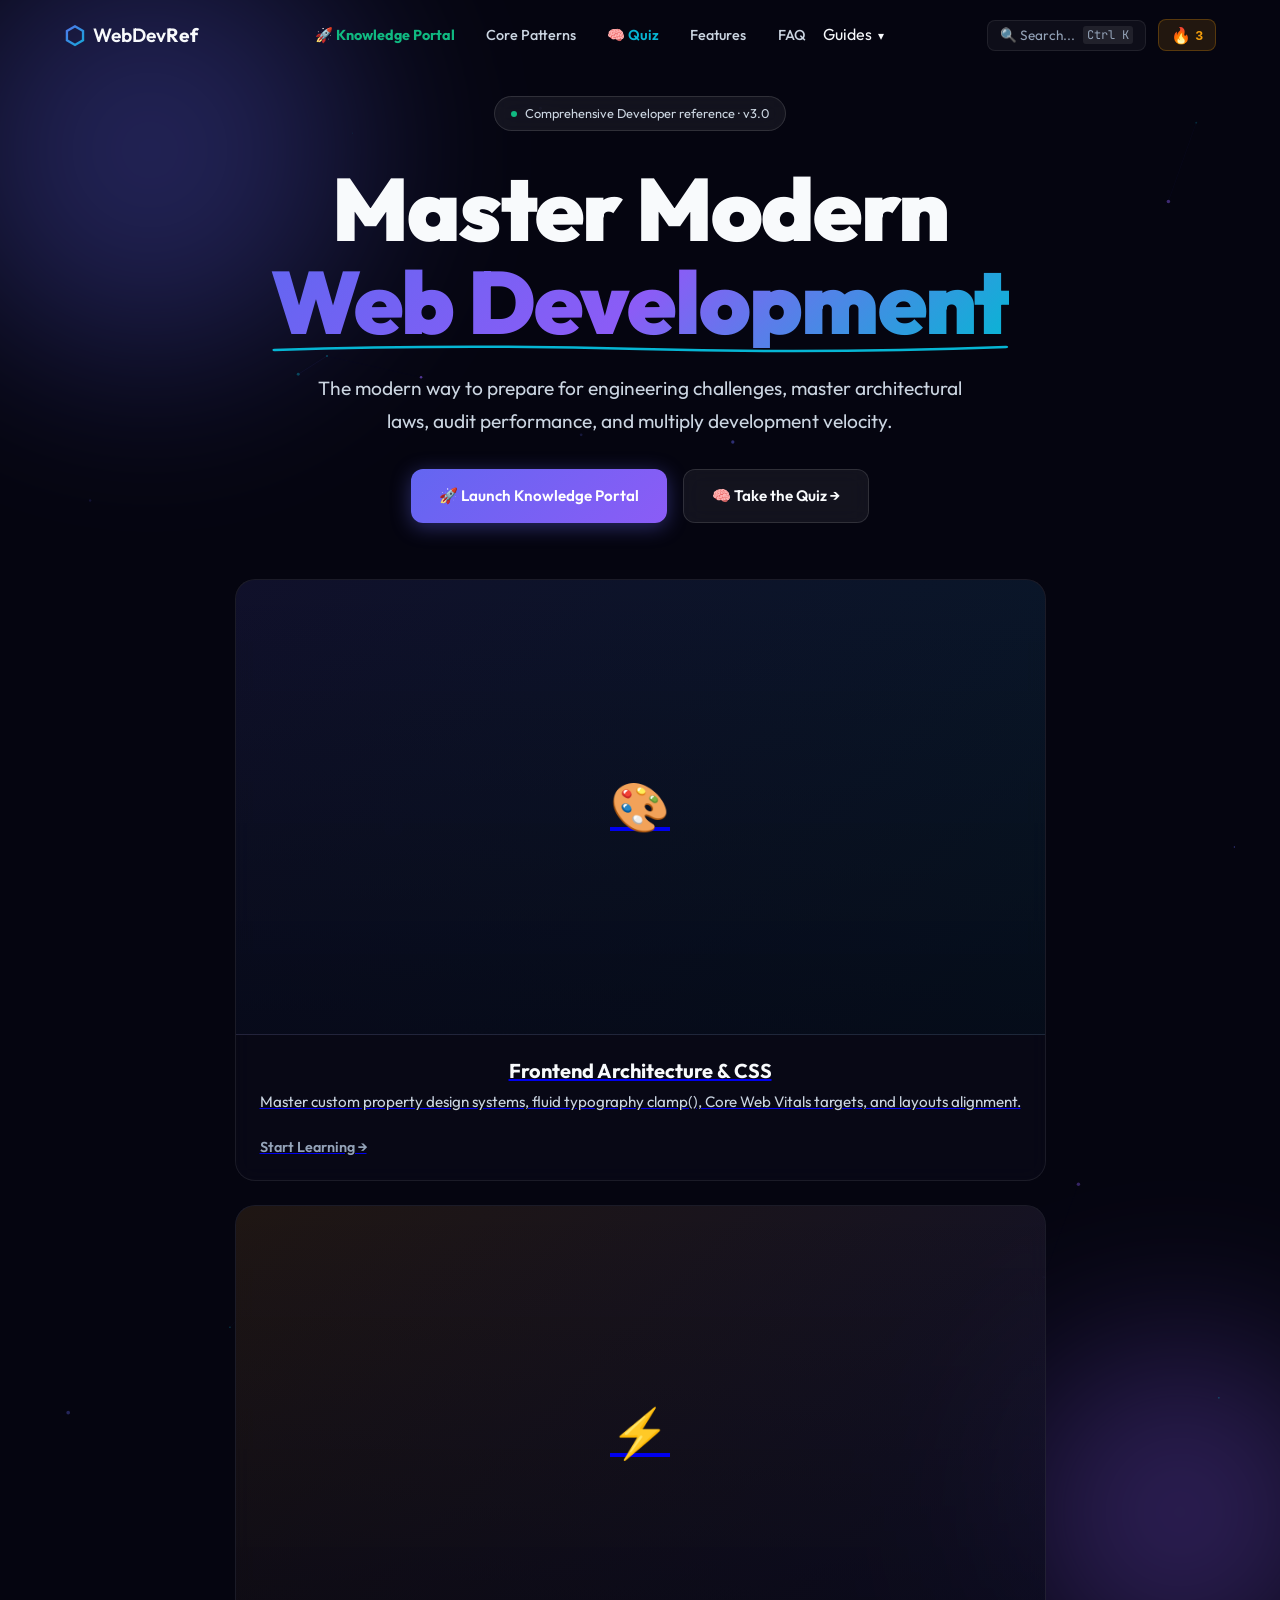
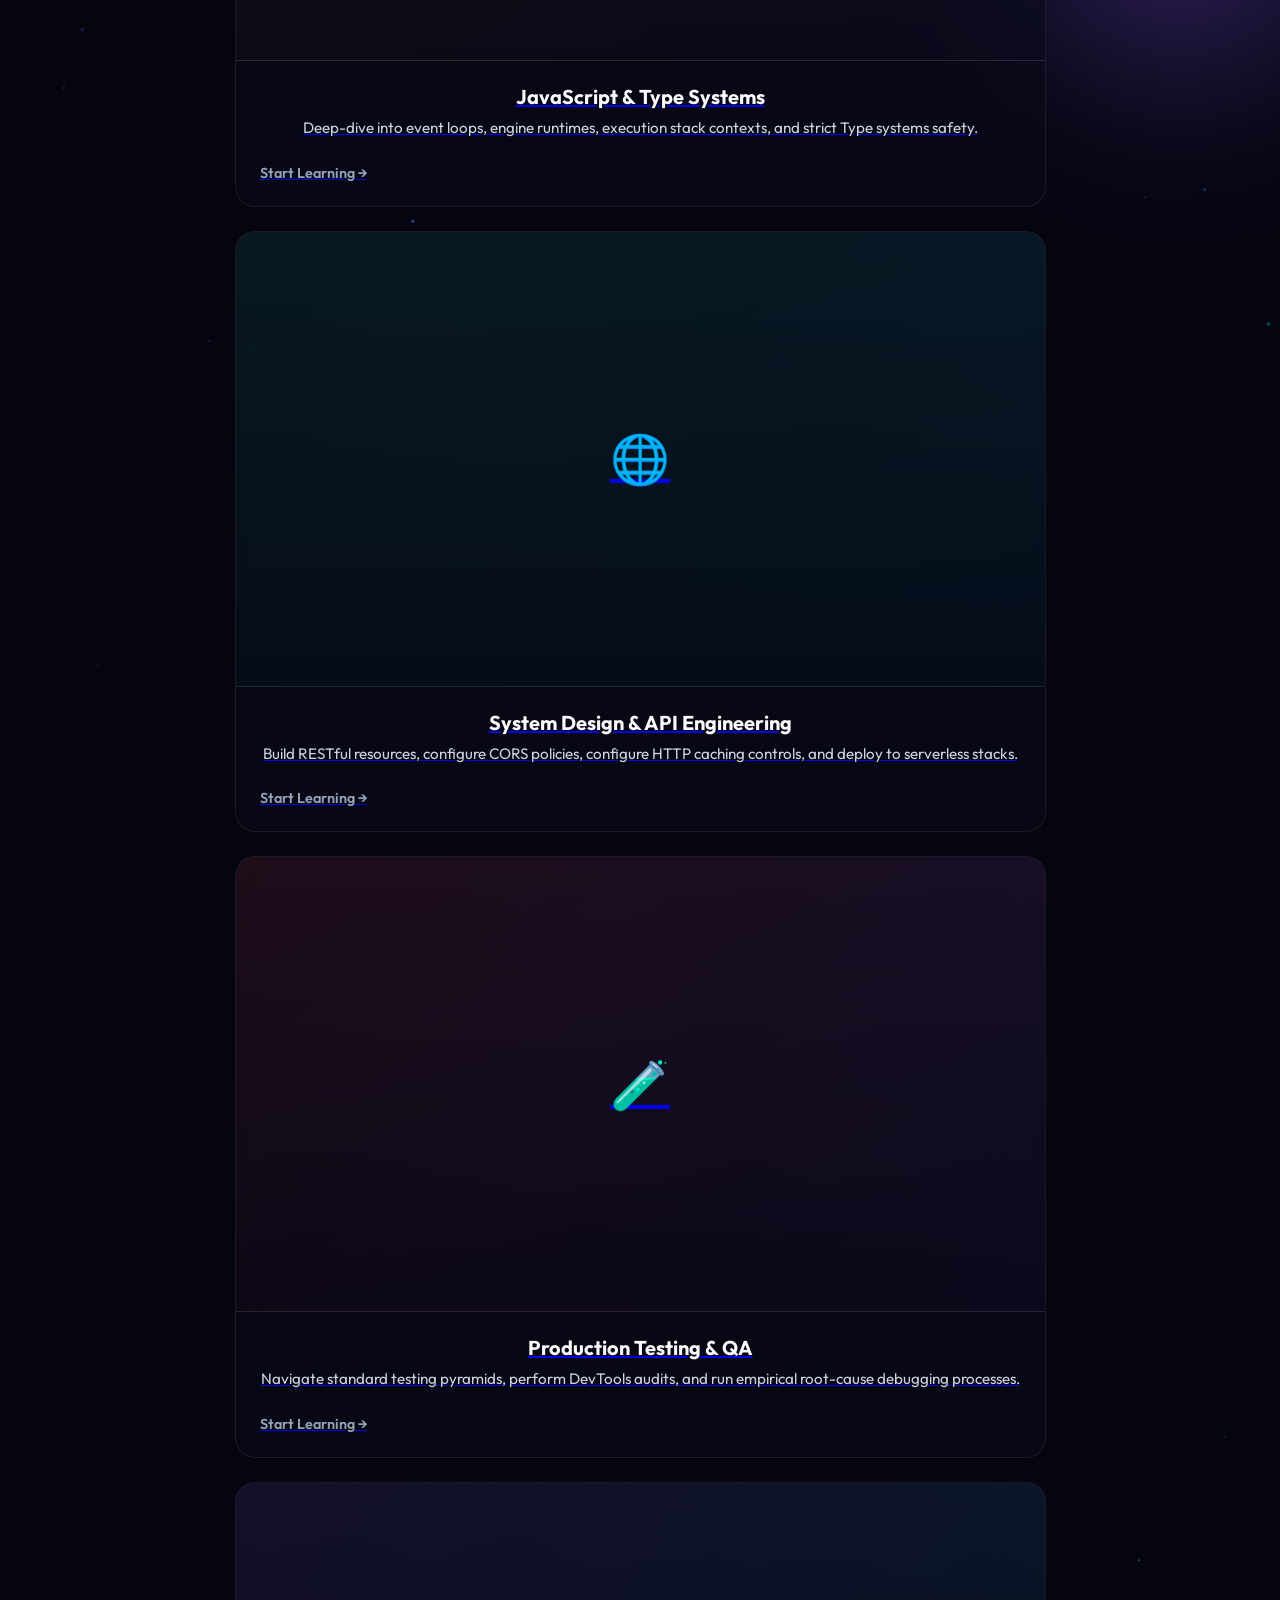
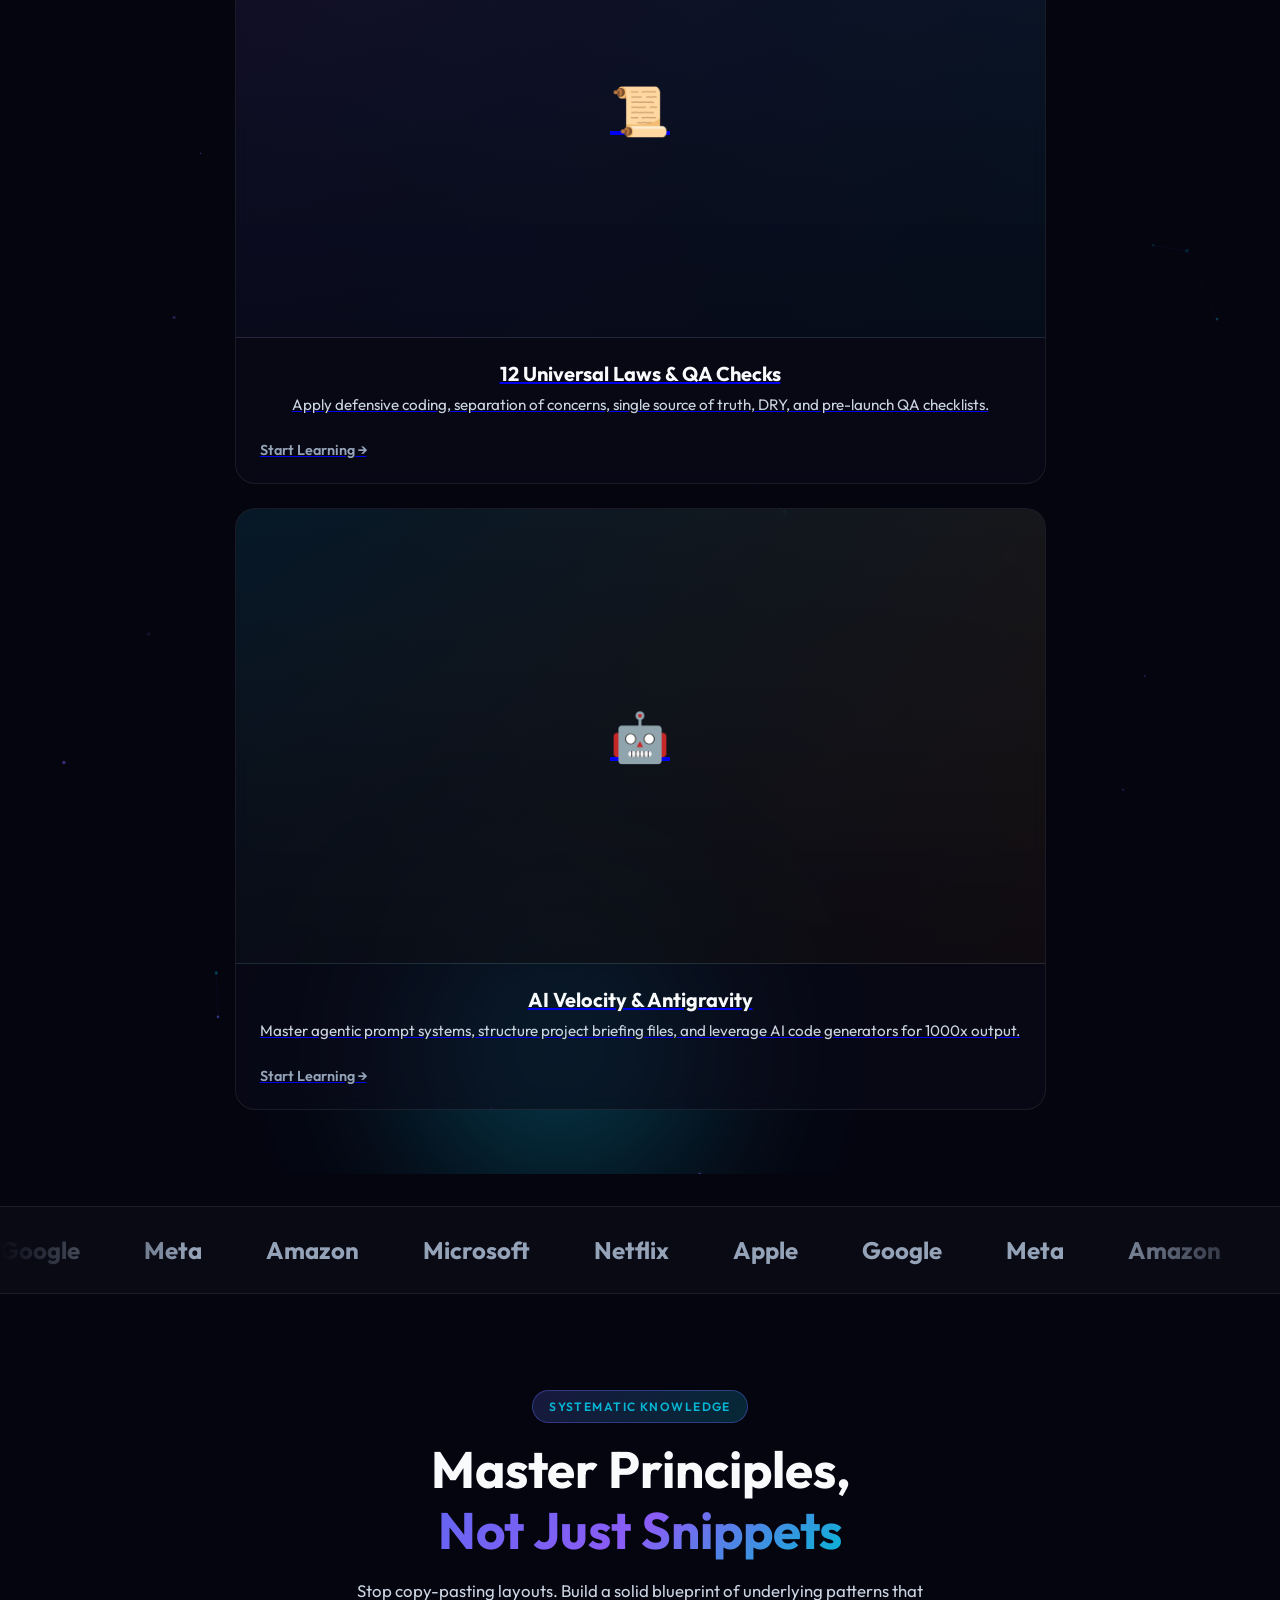
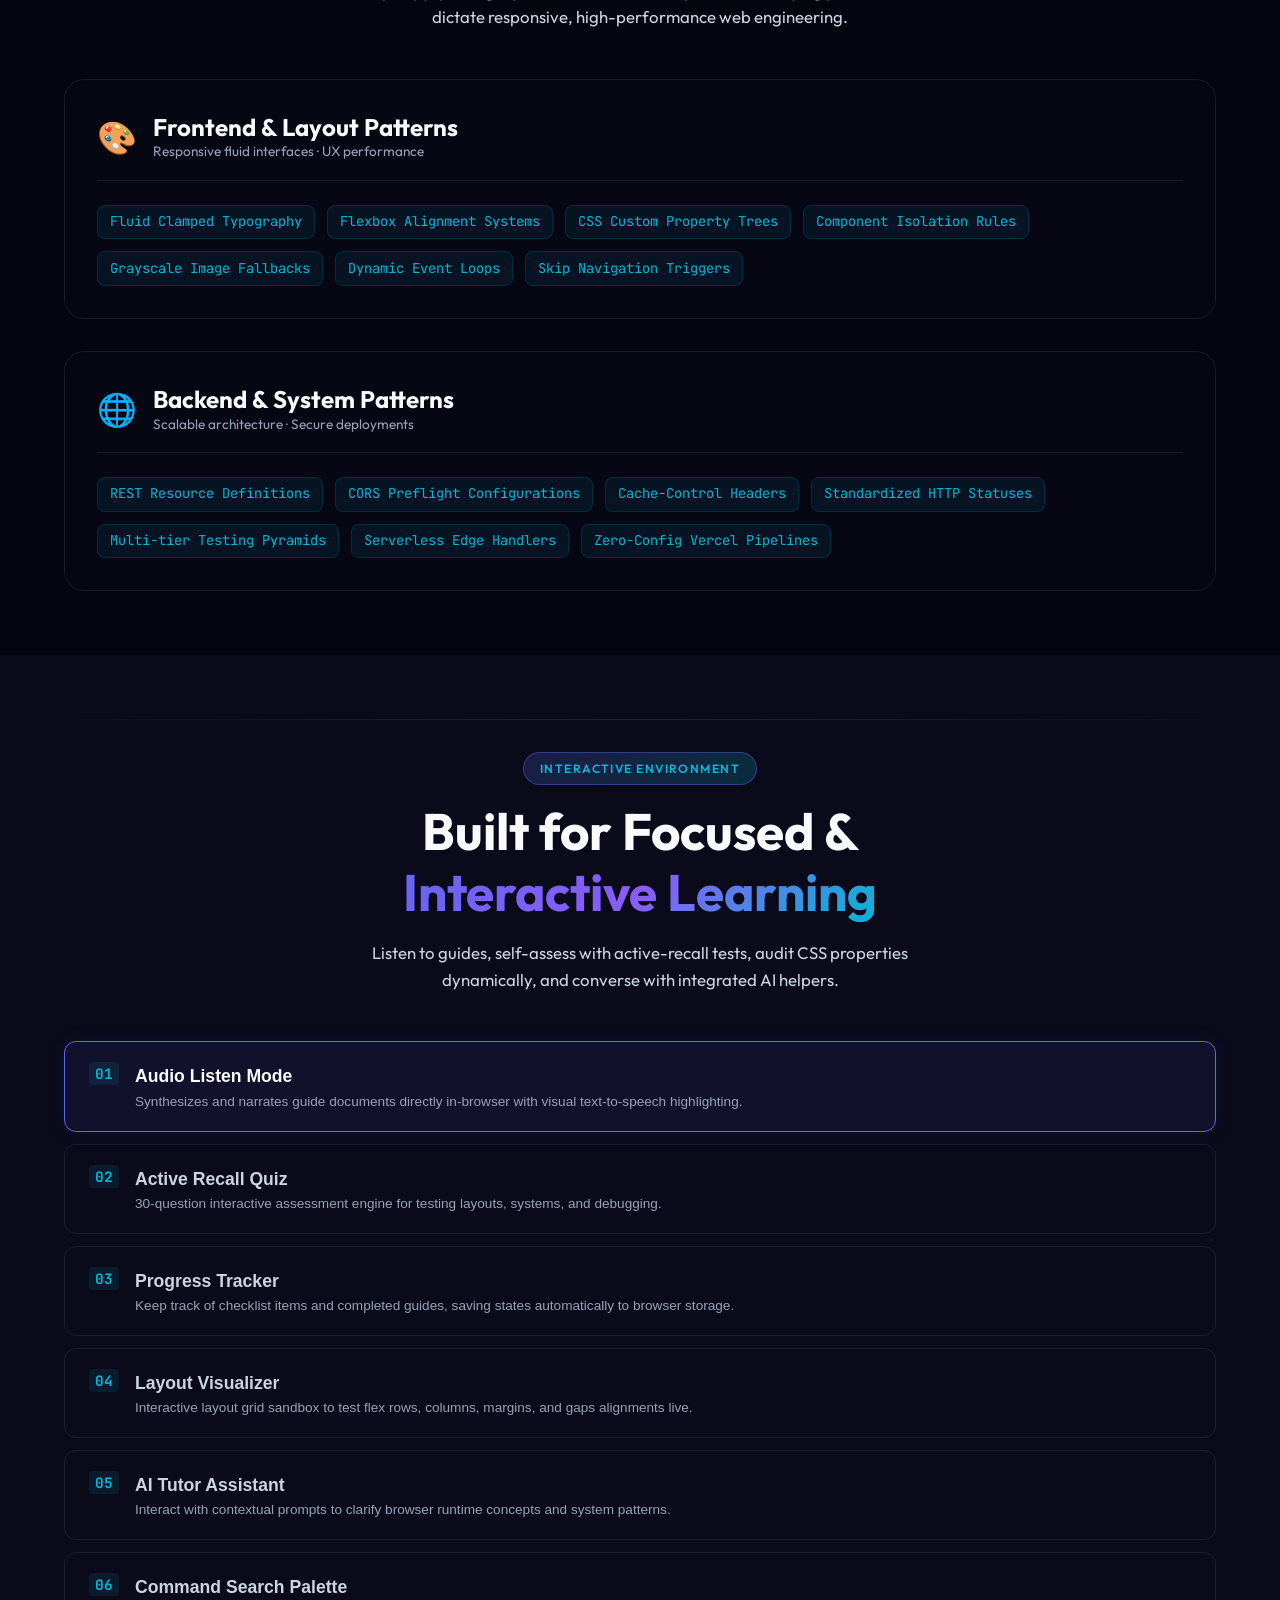
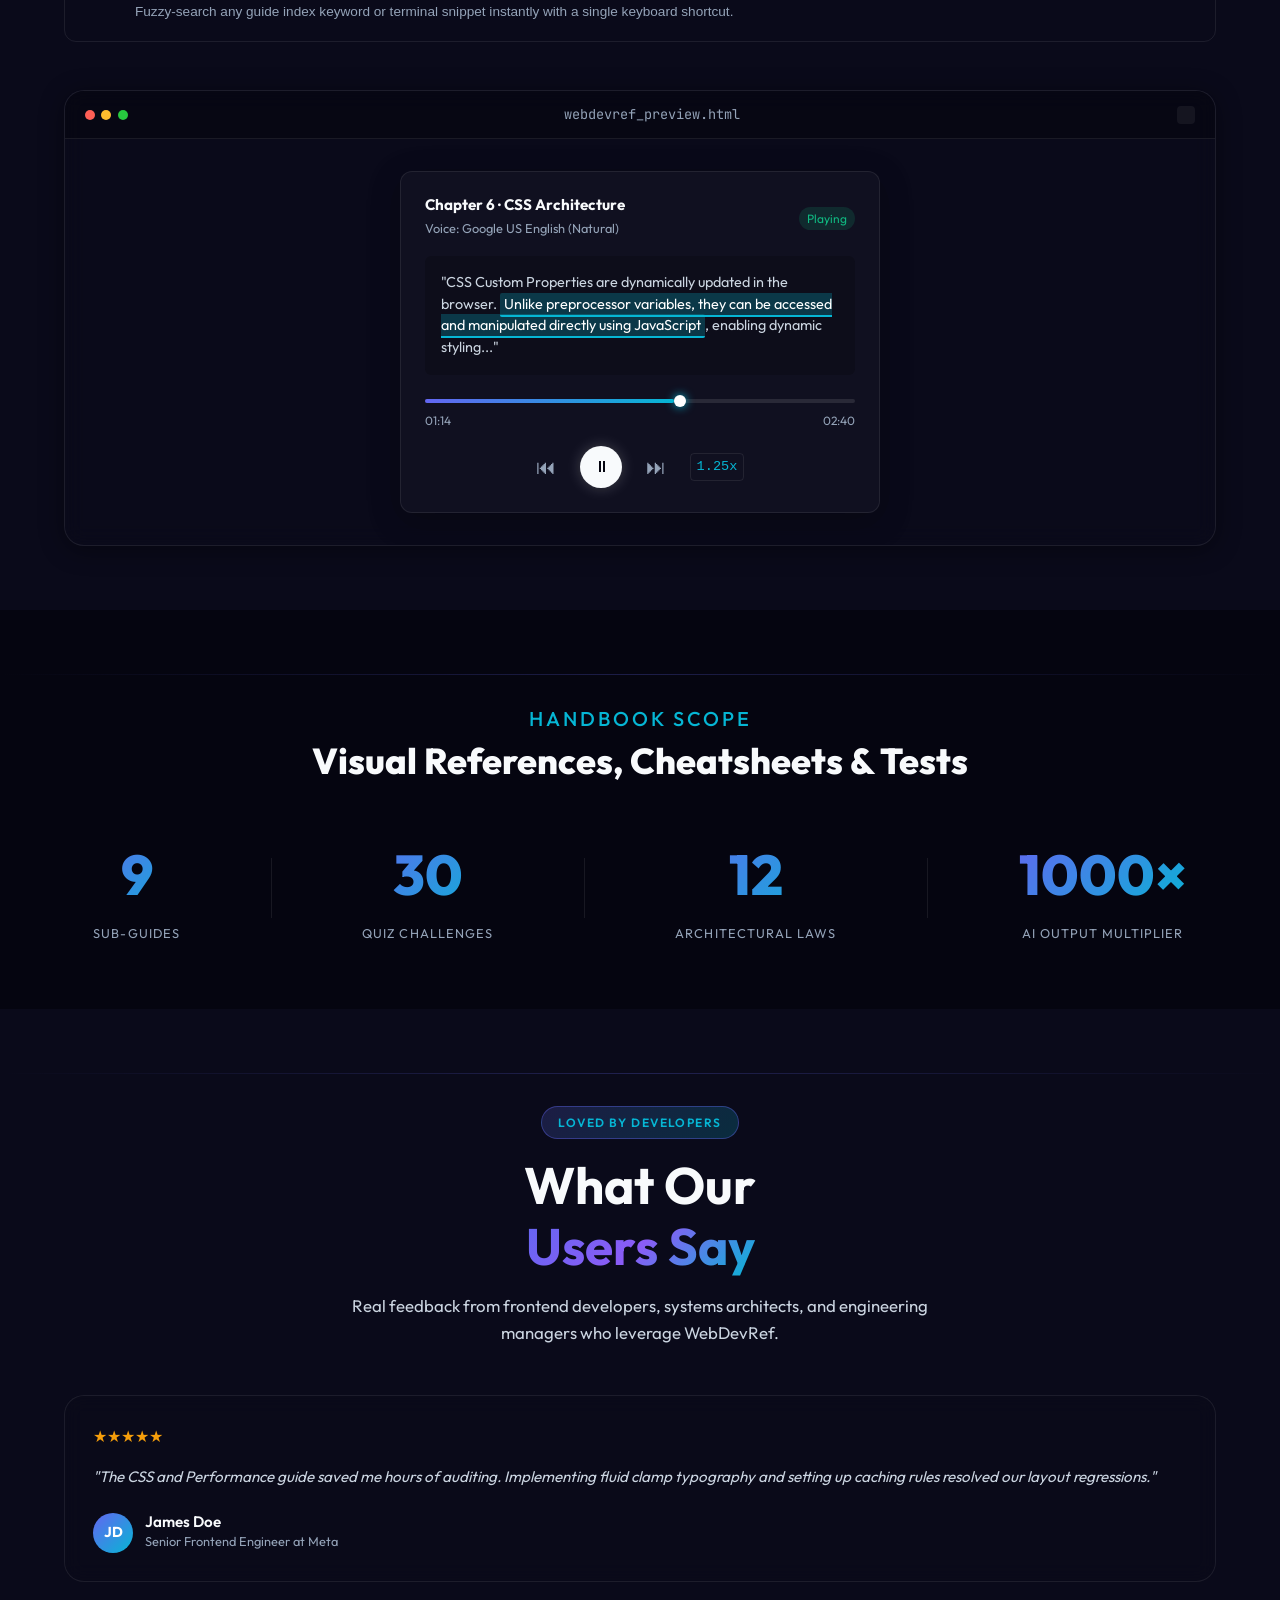
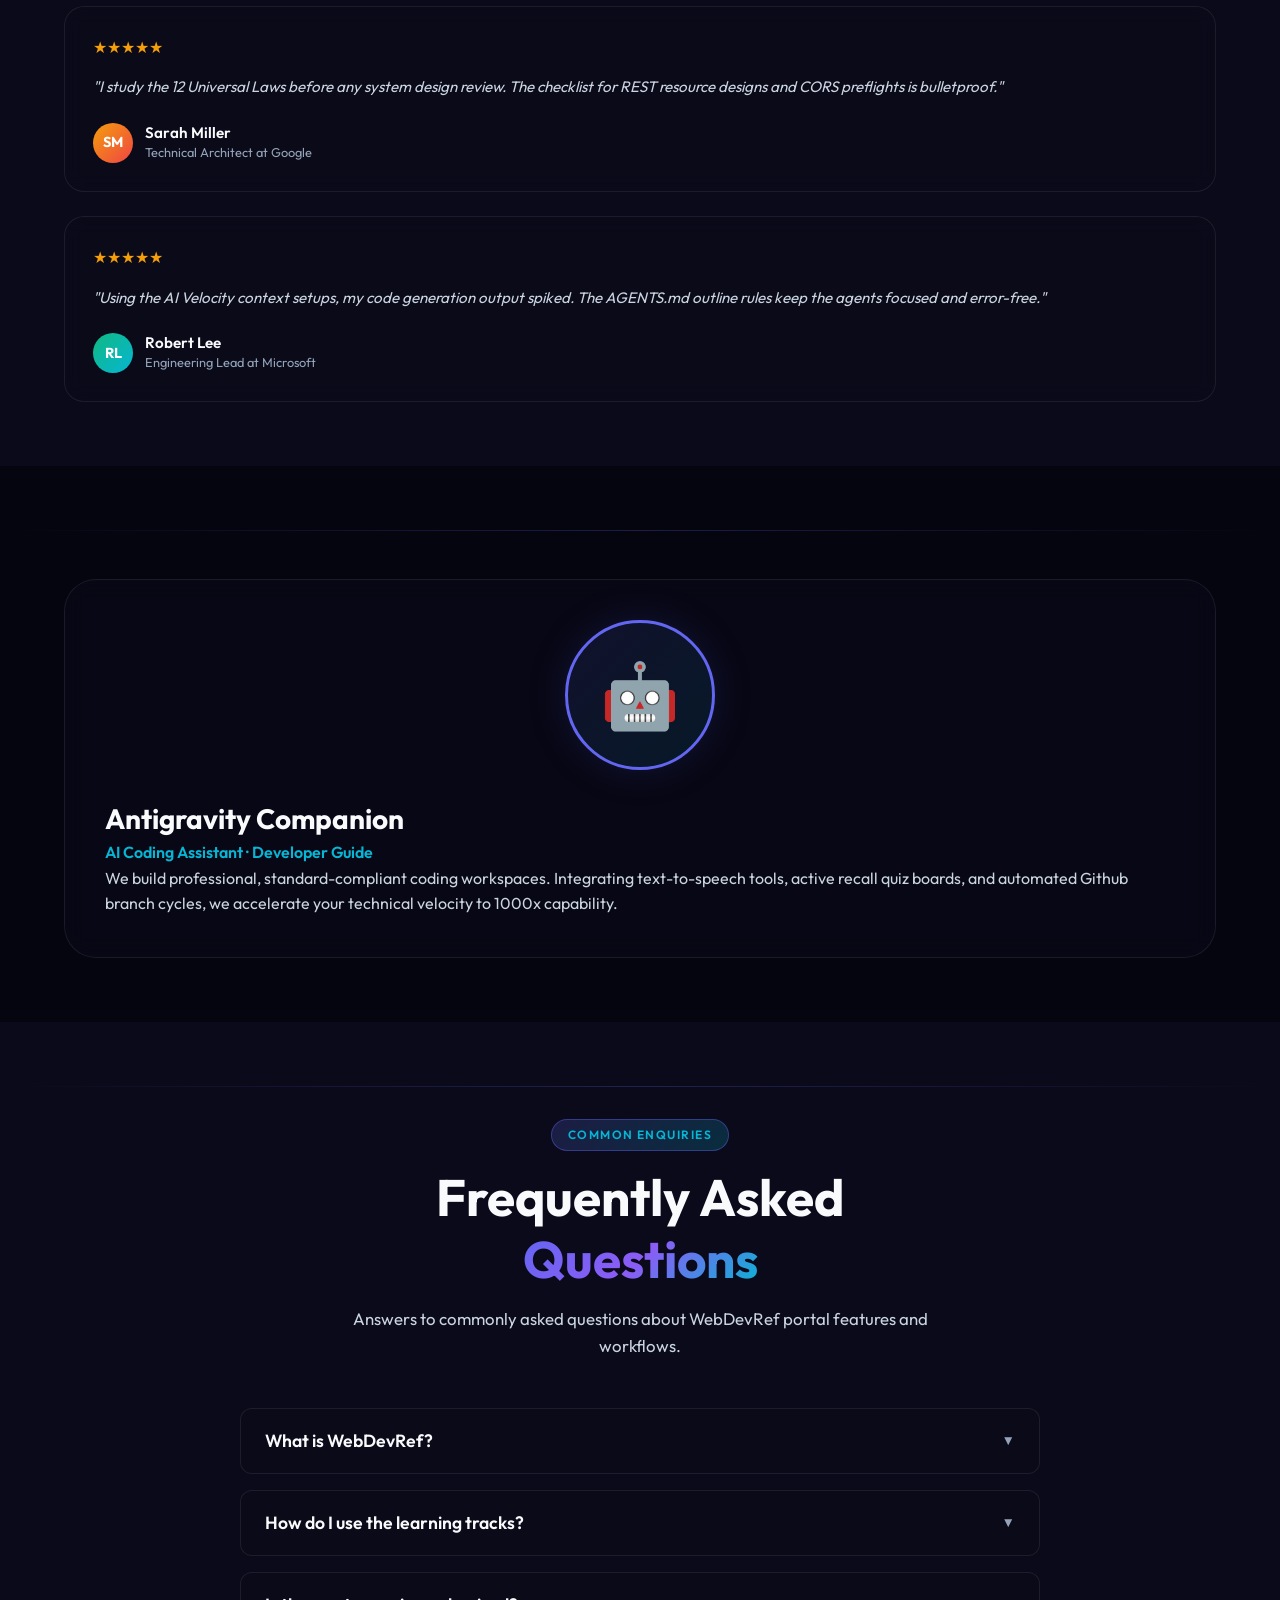
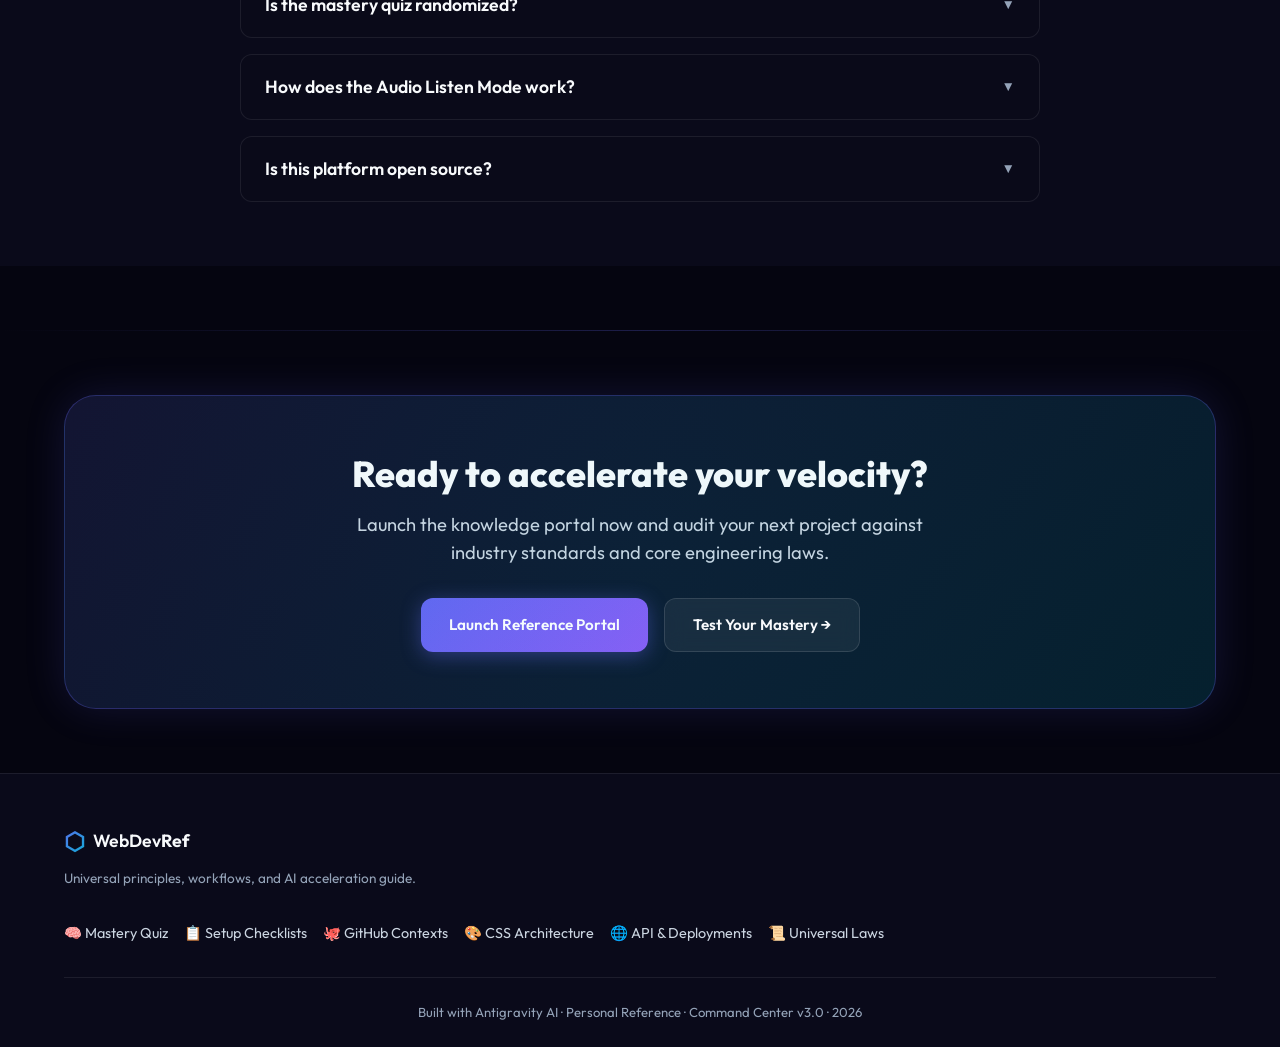
<file: index.html>
<!DOCTYPE html>
<html lang="en">
<head>
  <meta charset="UTF-8" />
  <meta name="viewport" content="width=device-width, initial-scale=1.0" />
  <title>WebDev Reference | Master Modern Web Development Engineering</title>
  <meta name="description" content="Ace full-stack development, frontend layouts, engine runtimes, system design patterns, and QA audits with interactive visualizations and AI tutors." />
  <meta name="theme-color" content="#050510" />
  <link rel="preconnect" href="https://fonts.googleapis.com" />
  <link rel="preconnect" href="https://fonts.gstatic.com" crossorigin />
  <link href="https://fonts.googleapis.com/css2?family=Outfit:wght@300;400;500;600;700;800;900&family=JetBrains+Mono:wght@400;500;700&display=swap" rel="stylesheet" />
  <link rel="stylesheet" href="css/style.css" />
  <link rel="stylesheet" href="css/homepage.css" />
</head>
<body>

  <a href="#hero" class="skip-link">Skip to main content</a>

  <!-- ─── NAVIGATION ─────────────────────────────────────────────── -->
  <nav class="navbar" id="navbar">
    <div class="nav-inner">
      <a href="index.html" class="nav-logo" id="navLogo">
        <span class="logo-icon">⬡</span>
        <span>WebDev<strong>Ref</strong></span>
      </a>
      <ul class="nav-links" id="navLinks">
        <li><a href="portal.html" class="nav-link nav-link--portal" id="navPortalLink">🚀 Knowledge Portal</a></li>
        <li><a href="#patterns" class="nav-link" id="navPatternsLink">Core Patterns</a></li>
        <li><a href="pages/quiz.html" class="nav-link nav-link--quiz" id="navQuizLink">🧠 Quiz</a></li>
        <li><a href="#interactive" class="nav-link" id="navInteractiveLink">Features</a></li>
        <li><a href="#faq" class="nav-link" id="navFaqLink">FAQ</a></li>

        <li class="nav-item-dropdown">
          <button class="nav-link dropdown-toggle" id="navGuidesDropdown" aria-expanded="false" aria-haspopup="true">Guides <span class="dropdown-arrow">▾</span></button>
          <ul class="dropdown-menu">
            <li><a href="portal.html#preproject-checklist" class="dropdown-item">Checklists</a></li>
            <li><a href="portal.html#github-workflow" class="dropdown-item">GitHub &amp; AI Context</a></li>
            <li><a href="portal.html#css-architecture" class="dropdown-item">CSS &amp; Performance</a></li>
            <li><a href="portal.html#testing-pyramid" class="dropdown-item">Testing &amp; Debugging</a></li>
            <li><a href="portal.html#api-design" class="dropdown-item">API &amp; Deployment</a></li>
            <li><a href="portal.html#universal-laws" class="dropdown-item">Laws &amp; Workflow</a></li>
            <li><a href="portal.html#developer-cheatsheet" class="dropdown-item">Gaps &amp; DevTools</a></li>
            <li><a href="portal.html#ai-velocity" class="dropdown-item">AI &amp; Antigravity</a></li>
            <li><a href="portal.html#developer-cheatsheet" class="dropdown-item">Cheat Sheet</a></li>
          </ul>
        </li>
        <li class="mobile-search-link">
          <button onclick="document.getElementById('cmdPaletteTrigger').click()">🔍 Search Topics</button>
        </li>
      </ul>
      
      <!-- Streak and Quick Search Controls -->
      <div style="display: flex; align-items: center; gap: 0.75rem;">
        <div class="nav-quick-search">
          <button class="nav-search-btn" id="quickSearchBtn" onclick="document.getElementById('cmdPaletteTrigger').click()" aria-label="Quick Search">
            <span>🔍 Search...</span>
            <kbd>Ctrl K</kbd>
          </button>
        </div>
        <button class="nav-streak-badge" id="streakBadge" aria-label="Streak Counter">
          <span class="nav-streak-icon">🔥</span>
          <span>3</span>
        </button>
        <button class="hamburger" id="hamburger" aria-label="Toggle Menu">
          <span></span><span></span><span></span>
        </button>
      </div>
    </div>
  </nav>

  <!-- ─── COMMAND PALETTE OVERLAY ─── -->
  <div class="cmd-overlay" id="cmdOverlay">
    <div class="cmd-modal">
      <div class="cmd-search-row">
        <span class="cmd-search-icon">🔍</span>
        <input type="text" id="cmdSearchInput" class="cmd-search-input" placeholder="Search guides, laws, quiz topics, cheat sheet..." autocomplete="off" />
        <kbd class="cmd-kbd-esc">Esc</kbd>
      </div>
      <div class="cmd-results" id="cmdResults">
        <!-- Dynamically populated -->
      </div>
    </div>
  </div>

  <!-- ─── HERO & COURSE SECTIONS ─────────────────────────────────── -->
  <main>
    <section class="hero" id="hero">
      <div class="hero-bg">
        <div class="hero-orb orb1"></div>
        <div class="hero-orb orb2"></div>
        <div class="hero-orb orb3"></div>
        <canvas id="particleCanvas" role="img" aria-label="Animated particle background decoration"></canvas>
      </div>
      <div class="container" style="z-index: 2; position: relative;">
        <div class="hero-content" style="max-width: 800px; margin: 0 auto; text-align: center;">
          <div class="hero-badge">
            <span class="badge-dot"></span>
            Comprehensive Developer reference &middot; v3.0
          </div>
          <h1 class="hero-title" style="margin-bottom: 1.5rem;">
            Master Modern<br/>
            <span class="gradient-text hero-underline-container">
              Web Development
              <svg aria-hidden="true" viewBox="0 0 400 12" preserveAspectRatio="none" class="hero-underline-svg">
                <path d="M2 8 Q 100 2, 200 7 T 398 5" fill="none" stroke="currentColor" stroke-width="2.5" stroke-linecap="round"></path>
              </svg>
            </span>
          </h1>
          <p class="hero-subtitle" style="margin-bottom: 2rem; max-width: 650px; margin-left: auto; margin-right: auto;">
            The modern way to prepare for engineering challenges, master architectural laws, audit performance, and multiply development velocity.
          </p>
          <div class="hero-cta" style="display: flex; justify-content: center; gap: 1rem; flex-wrap: wrap;">
            <a href="portal.html" class="btn btn-primary" id="heroLaunchBtn">🚀 Launch Knowledge Portal</a>
            <a href="pages/quiz.html" class="btn btn-ghost" id="heroQuizBtn">🧠 Take the Quiz &rarr;</a>
          </div>
        </div>

        <!-- 6-Course Grid -->
        <div class="courses-grid">
          
          <!-- Card 1 -->
          <a href="portal.html#css-architecture" class="course-card" id="courseCardCSS">
            <div class="course-image-box">
              <div class="course-image-overlay"></div>
              <div class="course-icon-wrapper">🎨</div>
            </div>
            <div class="course-body">
              <h3 class="course-title">Frontend Architecture &amp; CSS</h3>
              <p class="course-desc">Master custom property design systems, fluid typography clamp(), Core Web Vitals targets, and layouts alignment.</p>
              <button class="course-footer-btn">Start Learning &rarr;</button>
            </div>
            <div class="course-card-accent-line"></div>
          </a>

          <!-- Card 2 -->
          <a href="portal.html#developer-cheatsheet" class="course-card" id="courseCardJS">
            <div class="course-image-box" style="background: linear-gradient(135deg, rgba(245,158,11,0.1), rgba(99,102,241,0.1));">
              <div class="course-image-overlay"></div>
              <div class="course-icon-wrapper">⚡</div>
            </div>
            <div class="course-body">
              <h3 class="course-title">JavaScript &amp; Type Systems</h3>
              <p class="course-desc">Deep-dive into event loops, engine runtimes, execution stack contexts, and strict Type systems safety.</p>
              <button class="course-footer-btn">Start Learning &rarr;</button>
            </div>
            <div class="course-card-accent-line" style="background: linear-gradient(to right, var(--accent-amber), var(--accent-primary));"></div>
          </a>

          <!-- Card 3 -->
          <a href="portal.html#api-design" class="course-card" id="courseCardSys">
            <div class="course-image-box" style="background: linear-gradient(135deg, rgba(16,185,129,0.1), rgba(6,182,212,0.1));">
              <div class="course-image-overlay"></div>
              <div class="course-icon-wrapper">🌐</div>
            </div>
            <div class="course-body">
              <h3 class="course-title">System Design &amp; API Engineering</h3>
              <p class="course-desc">Build RESTful resources, configure CORS policies, configure HTTP caching controls, and deploy to serverless stacks.</p>
              <button class="course-footer-btn">Start Learning &rarr;</button>
            </div>
            <div class="course-card-accent-line" style="background: linear-gradient(to right, var(--accent-green), var(--accent-cyan));"></div>
          </a>

          <!-- Card 4 -->
          <a href="portal.html#testing-pyramid" class="course-card" id="courseCardTesting">
            <div class="course-image-box" style="background: linear-gradient(135deg, rgba(239,68,68,0.1), rgba(139,92,246,0.1));">
              <div class="course-image-overlay"></div>
              <div class="course-icon-wrapper">🧪</div>
            </div>
            <div class="course-body">
              <h3 class="course-title">Production Testing &amp; QA</h3>
              <p class="course-desc">Navigate standard testing pyramids, perform DevTools audits, and run empirical root-cause debugging processes.</p>
              <button class="course-footer-btn">Start Learning &rarr;</button>
            </div>
            <div class="course-card-accent-line" style="background: linear-gradient(to right, var(--accent-red), var(--accent-secondary));"></div>
          </a>

          <!-- Card 5 -->
          <a href="portal.html#universal-laws" class="course-card" id="courseCardLaws">
            <div class="course-image-box" style="background: linear-gradient(135deg, rgba(139,92,246,0.1), rgba(6,182,212,0.1));">
              <div class="course-image-overlay"></div>
              <div class="course-icon-wrapper">📜</div>
            </div>
            <div class="course-body">
              <h3 class="course-title">12 Universal Laws &amp; QA Checks</h3>
              <p class="course-desc">Apply defensive coding, separation of concerns, single source of truth, DRY, and pre-launch QA checklists.</p>
              <button class="course-footer-btn">Start Learning &rarr;</button>
            </div>
            <div class="course-card-accent-line" style="background: linear-gradient(to right, var(--accent-secondary), var(--accent-cyan));"></div>
          </a>

          <!-- Card 6 -->
          <a href="portal.html#ai-velocity" class="course-card" id="courseCardAI">
            <div class="course-image-box" style="background: linear-gradient(135deg, rgba(6,182,212,0.1), rgba(245,158,11,0.1));">
              <div class="course-image-overlay"></div>
              <div class="course-icon-wrapper">🤖</div>
            </div>
            <div class="course-body">
              <h3 class="course-title">AI Velocity &amp; Antigravity</h3>
              <p class="course-desc">Master agentic prompt systems, structure project briefing files, and leverage AI code generators for 1000x output.</p>
              <button class="course-footer-btn">Start Learning &rarr;</button>
            </div>
            <div class="course-card-accent-line" style="background: linear-gradient(to right, var(--accent-cyan), var(--accent-amber));"></div>
          </a>

        </div>
      </div>
    </section>

    <!-- ─── MARQUEE ────────────────────────────────────────────────── -->
    <div class="marquee-container" aria-label="Featured companies">
      <div class="marquee-mask">
        <div class="marquee-track">
          <!-- Item 1 -->
          <div class="marquee-logo">
            <span style="font-size: 1.5rem;">Google</span>
          </div>
          <!-- Item 2 -->
          <div class="marquee-logo">
            <span style="font-size: 1.5rem;">Meta</span>
          </div>
          <!-- Item 3 -->
          <div class="marquee-logo">
            <span style="font-size: 1.5rem;">Amazon</span>
          </div>
          <!-- Item 4 -->
          <div class="marquee-logo">
            <span style="font-size: 1.5rem;">Microsoft</span>
          </div>
          <!-- Item 5 -->
          <div class="marquee-logo">
            <span style="font-size: 1.5rem;">Netflix</span>
          </div>
          <!-- Item 6 -->
          <div class="marquee-logo">
            <span style="font-size: 1.5rem;">Apple</span>
          </div>
          <!-- Duplicated for Infinite Loop -->
          <div class="marquee-logo">
            <span style="font-size: 1.5rem;">Google</span>
          </div>
          <div class="marquee-logo">
            <span style="font-size: 1.5rem;">Meta</span>
          </div>
          <div class="marquee-logo">
            <span style="font-size: 1.5rem;">Amazon</span>
          </div>
          <div class="marquee-logo">
            <span style="font-size: 1.5rem;">Microsoft</span>
          </div>
          <div class="marquee-logo">
            <span style="font-size: 1.5rem;">Netflix</span>
          </div>
          <div class="marquee-logo">
            <span style="font-size: 1.5rem;">Apple</span>
          </div>
        </div>
      </div>
    </div>

    <!-- ─── SECTION 1: CORE PATTERNS ─────────────────────────────── -->
    <section class="section" id="patterns">
      <div class="container">
        <div class="section-header">
          <span class="section-tag">Systematic Knowledge</span>
          <h2 class="section-title">Master Principles,<br/><span class="gradient-text">Not Just Snippets</span></h2>
          <p class="section-subtitle">Stop copy-pasting layouts. Build a solid blueprint of underlying patterns that dictate responsive, high-performance web engineering.</p>
        </div>

        <div class="patterns-split-grid">
          
          <!-- Column 1 -->
          <div class="patterns-column-card">
            <div class="patterns-column-header">
              <span style="font-size: 2rem;">🎨</span>
              <div>
                <h3 class="patterns-column-title">Frontend &amp; Layout Patterns</h3>
                <p style="margin: 0; font-size: 0.85rem; color: var(--text-muted);">Responsive fluid interfaces &middot; UX performance</p>
              </div>
            </div>
            <div class="patterns-tag-list">
              <span class="pattern-tag">Fluid Clamped Typography</span>
              <span class="pattern-tag">Flexbox Alignment Systems</span>
              <span class="pattern-tag">CSS Custom Property Trees</span>
              <span class="pattern-tag">Component Isolation Rules</span>
              <span class="pattern-tag">Grayscale Image Fallbacks</span>
              <span class="pattern-tag">Dynamic Event Loops</span>
              <span class="pattern-tag">Skip Navigation Triggers</span>
            </div>
          </div>

          <!-- Column 2 -->
          <div class="patterns-column-card">
            <div class="patterns-column-header">
              <span style="font-size: 2rem;">🌐</span>
              <div>
                <h3 class="patterns-column-title">Backend &amp; System Patterns</h3>
                <p style="margin: 0; font-size: 0.85rem; color: var(--text-muted);">Scalable architecture &middot; Secure deployments</p>
              </div>
            </div>
            <div class="patterns-tag-list">
              <span class="pattern-tag">REST Resource Definitions</span>
              <span class="pattern-tag">CORS Preflight Configurations</span>
              <span class="pattern-tag">Cache-Control Headers</span>
              <span class="pattern-tag">Standardized HTTP Statuses</span>
              <span class="pattern-tag">Multi-tier Testing Pyramids</span>
              <span class="pattern-tag">Serverless Edge Handlers</span>
              <span class="pattern-tag">Zero-Config Vercel Pipelines</span>
            </div>
          </div>

        </div>
      </div>
    </section>

    <!-- ─── SECTION 2: INTERACTIVE FEATURES ────────────────────────── -->
    <section class="section section-alt" id="interactive">
      <div class="container">
        <div class="section-header">
          <span class="section-tag">Interactive Environment</span>
          <h2 class="section-title">Built for Focused &amp;<br/><span class="gradient-text">Interactive Learning</span></h2>
          <p class="section-subtitle">Listen to guides, self-assess with active-recall tests, audit CSS properties dynamically, and converse with integrated AI helpers.</p>
        </div>

        <div class="interactive-section-grid">
          
          <!-- Left Tabs -->
          <div class="interactive-tabs-menu">
            
            <button class="interactive-tab-btn active" id="tabBtnListen" data-tab="1">
              <span class="interactive-tab-num">01</span>
              <div class="interactive-tab-content-wrapper">
                <h4 class="interactive-tab-title">Audio Listen Mode</h4>
                <p class="interactive-tab-desc">Synthesizes and narrates guide documents directly in-browser with visual text-to-speech highlighting.</p>
              </div>
            </button>

            <button class="interactive-tab-btn" id="tabBtnQuiz" data-tab="2">
              <span class="interactive-tab-num">02</span>
              <div class="interactive-tab-content-wrapper">
                <h4 class="interactive-tab-title">Active Recall Quiz</h4>
                <p class="interactive-tab-desc">30-question interactive assessment engine for testing layouts, systems, and debugging.</p>
              </div>
            </button>

            <button class="interactive-tab-btn" id="tabBtnProgress" data-tab="3">
              <span class="interactive-tab-num">03</span>
              <div class="interactive-tab-content-wrapper">
                <h4 class="interactive-tab-title">Progress Tracker</h4>
                <p class="interactive-tab-desc">Keep track of checklist items and completed guides, saving states automatically to browser storage.</p>
              </div>
            </button>

            <button class="interactive-tab-btn" id="tabBtnVisualizer" data-tab="4">
              <span class="interactive-tab-num">04</span>
              <div class="interactive-tab-content-wrapper">
                <h4 class="interactive-tab-title">Layout Visualizer</h4>
                <p class="interactive-tab-desc">Interactive layout grid sandbox to test flex rows, columns, margins, and gaps alignments live.</p>
              </div>
            </button>

            <button class="interactive-tab-btn" id="tabBtnAI" data-tab="5">
              <span class="interactive-tab-num">05</span>
              <div class="interactive-tab-content-wrapper">
                <h4 class="interactive-tab-title">AI Tutor Assistant</h4>
                <p class="interactive-tab-desc">Interact with contextual prompts to clarify browser runtime concepts and system patterns.</p>
              </div>
            </button>

            <button class="interactive-tab-btn" id="tabBtnPalette" data-tab="6">
              <span class="interactive-tab-num">06</span>
              <div class="interactive-tab-content-wrapper">
                <h4 class="interactive-tab-title">Command Search Palette</h4>
                <p class="interactive-tab-desc">Fuzzy-search any guide index keyword or terminal snippet instantly with a single keyboard shortcut.</p>
              </div>
            </button>

          </div>

          <!-- Right Mockup Container -->
          <div class="mockup-display-container">
            <div class="mockup-header">
              <div class="mockup-dots">
                <div class="mockup-dot red"></div>
                <div class="mockup-dot yellow"></div>
                <div class="mockup-dot green"></div>
              </div>
              <span class="mockup-title">webdevref_preview.html</span>
              <div class="mockup-actions">
                <div class="mockup-action-btn"></div>
              </div>
            </div>
            <div class="mockup-body" id="mockupBody">
              <!-- Dynamically populated via JS -->
            </div>
          </div>

        </div>
      </div>
    </section>

    <!-- ─── SECTION 3: STATISTICS ──────────────────────────────────── -->
    <section class="section" id="stats">
      <div class="container" style="text-align: center;">
        <h2 style="font-size: 1.25rem; font-weight: 500; color: var(--accent-cyan); text-transform: uppercase; letter-spacing: 0.15em;">Handbook Scope</h2>
        <h3 style="font-size: 2.25rem; font-weight: 800; margin-top: 0.5rem; margin-bottom: 3rem;">Visual References, Cheatsheets &amp; Tests</h3>
        
        <div class="hero-stats" style="display: flex; justify-content: space-around; flex-wrap: wrap; gap: 2rem;">
          <div class="stat"><span class="stat-num" style="font-size: 3.5rem; display: block;">9</span><span class="stat-label">Sub-Guides</span></div>
          <div class="stat-divider" style="height: 60px;"></div>
          <div class="stat"><span class="stat-num" style="font-size: 3.5rem; display: block;">30</span><span class="stat-label">Quiz Challenges</span></div>
          <div class="stat-divider" style="height: 60px;"></div>
          <div class="stat"><span class="stat-num" style="font-size: 3.5rem; display: block;">12</span><span class="stat-label">Architectural Laws</span></div>
          <div class="stat-divider" style="height: 60px;"></div>
          <div class="stat"><span class="stat-num" style="font-size: 3.5rem; display: block;">1000&times;</span><span class="stat-label">AI Output multiplier</span></div>
        </div>
      </div>
    </section>

    <!-- ─── SECTION 4: TESTIMONIALS ────────────────────────────────── -->
    <section class="section section-alt" id="testimonials">
      <div class="container">
        <div class="section-header">
          <span class="section-tag">Loved by Developers</span>
          <h2 class="section-title">What Our<br/><span class="gradient-text">Users Say</span></h2>
          <p class="section-subtitle">Real feedback from frontend developers, systems architects, and engineering managers who leverage WebDevRef.</p>
        </div>

        <div class="testimonials-grid">
          
          <!-- Testimonial 1 -->
          <div class="testimonial-card">
            <div class="testimonial-stars">★★★★★</div>
            <p class="testimonial-quote">"The CSS and Performance guide saved me hours of auditing. Implementing fluid clamp typography and setting up caching rules resolved our layout regressions."</p>
            <div class="testimonial-user">
              <div class="testimonial-avatar">JD</div>
              <div>
                <h4 class="testimonial-info-name">James Doe</h4>
                <p class="testimonial-info-role">Senior Frontend Engineer at Meta</p>
              </div>
            </div>
          </div>

          <!-- Testimonial 2 -->
          <div class="testimonial-card">
            <div class="testimonial-stars">★★★★★</div>
            <p class="testimonial-quote">"I study the 12 Universal Laws before any system design review. The checklist for REST resource designs and CORS preflights is bulletproof."</p>
            <div class="testimonial-user">
              <div class="testimonial-avatar" style="background: linear-gradient(135deg, var(--accent-amber), var(--accent-red));">SM</div>
              <div>
                <h4 class="testimonial-info-name">Sarah Miller</h4>
                <p class="testimonial-info-role">Technical Architect at Google</p>
              </div>
            </div>
          </div>

          <!-- Testimonial 3 -->
          <div class="testimonial-card">
            <div class="testimonial-stars">★★★★★</div>
            <p class="testimonial-quote">"Using the AI Velocity context setups, my code generation output spiked. The AGENTS.md outline rules keep the agents focused and error-free."</p>
            <div class="testimonial-user">
              <div class="testimonial-avatar" style="background: linear-gradient(135deg, var(--accent-green), var(--accent-cyan));">RL</div>
              <div>
                <h4 class="testimonial-info-name">Robert Lee</h4>
                <p class="testimonial-info-role">Engineering Lead at Microsoft</p>
              </div>
            </div>
          </div>

        </div>
      </div>
    </section>

    <!-- ─── SECTION 5: CREATOR CARD ────────────────────────────────── -->
    <section class="section" id="creator">
      <div class="container">
        <div class="creator-card">
          <div class="creator-avatar-wrapper">
            <div class="creator-avatar">🤖</div>
          </div>
          <div class="creator-details">
            <h3>Antigravity Companion</h3>
            <span class="creator-subtitle">AI Coding Assistant &middot; Developer Guide</span>
            <p class="creator-bio">
              We build professional, standard-compliant coding workspaces. Integrating text-to-speech tools, active recall quiz boards, and automated Github branch cycles, we accelerate your technical velocity to 1000x capability.
            </p>
          </div>
        </div>
      </div>
    </section>

    <!-- ─── SECTION 6: FAQ ACCORDION ───────────────────────────────── -->
    <section class="section section-alt" id="faq">
      <div class="container">
        <div class="section-header">
          <span class="section-tag">Common Enquiries</span>
          <h2 class="section-title">Frequently Asked<br/><span class="gradient-text">Questions</span></h2>
          <p class="section-subtitle">Answers to commonly asked questions about WebDevRef portal features and workflows.</p>
        </div>

        <div class="faq-list">
          
          <div class="faq-item" id="faqItem1">
            <button class="faq-trigger">
              <span>What is WebDevRef?</span>
              <span class="faq-arrow">▼</span>
            </button>
            <div class="faq-panel">
              <div class="faq-content">
                WebDevRef is an interactive developer portal outlining universal layout patterns, system architectures, text-to-speech narration, quizzes, and automated context guidelines for AI-assisted engineering.
              </div>
            </div>
          </div>

          <div class="faq-item" id="faqItem2">
            <button class="faq-trigger">
              <span>How do I use the learning tracks?</span>
              <span class="faq-arrow">▼</span>
            </button>
            <div class="faq-panel">
              <div class="faq-content">
                Click on the Launch Knowledge Portal button to open the 3-column reference base. From there, select a pathway (Production Readiness, Senior Architect, AI-Accelerated) to view recommended article structures.
              </div>
            </div>
          </div>

          <div class="faq-item" id="faqItem3">
            <button class="faq-trigger">
              <span>Is the mastery quiz randomized?</span>
              <span class="faq-arrow">▼</span>
            </button>
            <div class="faq-panel">
              <div class="faq-content">
                Yes! The active-recall quiz dynamically selects and shuffles questions from your selected category to ensure objective feedback and reinforce concepts in memory.
              </div>
            </div>
          </div>

          <div class="faq-item" id="faqItem4">
            <button class="faq-trigger">
              <span>How does the Audio Listen Mode work?</span>
              <span class="faq-arrow">▼</span>
            </button>
            <div class="faq-panel">
              <div class="faq-content">
                It utilizes the browser's native speech synthesis system. When enabled, it parses the article's text blocks (proactively skipping syntax-heavy code blocks) to narrate the concepts cleanly with natural vocal pauses.
              </div>
            </div>
          </div>

          <div class="faq-item" id="faqItem5">
            <button class="faq-trigger">
              <span>Is this platform open source?</span>
              <span class="faq-arrow">▼</span>
            </button>
            <div class="faq-panel">
              <div class="faq-content">
                Yes, this template is built with zero runtime dependencies. It runs completely offline/client-side on modern static hosting systems (Vercel, Netlify, GitHub Pages).
              </div>
            </div>
          </div>

        </div>
      </div>
    </section>

    <!-- ─── SECTION 7: CTA BANNER ──────────────────────────────────── -->
    <section class="section" id="call-to-action">
      <div class="container">
        <div class="cta-banner">
          <h2 class="cta-title">Ready to accelerate your velocity?</h2>
          <p class="cta-desc">Launch the knowledge portal now and audit your next project against industry standards and core engineering laws.</p>
          <div class="cta-buttons">
            <a href="portal.html" class="btn btn-primary" id="ctaLaunchBtn">Launch Reference Portal</a>
            <a href="pages/quiz.html" class="btn btn-ghost" id="ctaQuizBtn">Test Your Mastery &rarr;</a>
          </div>
        </div>
      </div>
    </section>
  </main>

  <!-- ─── FOOTER ─────────────────────────────────────────────────── -->
  <footer class="footer">
    <div class="container">
      <div class="footer-inner">
        <div class="footer-brand">
          <a href="index.html" class="nav-logo" id="footerLogo">
            <span class="logo-icon">⬡</span>
            <span>WebDev<strong>Ref</strong></span>
          </a>
          <p>Universal principles, workflows, and AI acceleration guide.</p>
        </div>
        <div class="footer-links">
          <a href="pages/quiz.html">🧠 Mastery Quiz</a>
          <a href="portal.html#preproject-checklist">📋 Setup Checklists</a>
          <a href="portal.html#github-workflow">🐙 GitHub Contexts</a>
          <a href="portal.html#css-architecture">🎨 CSS Architecture</a>
          <a href="portal.html#api-design">🌐 API &amp; Deployments</a>
          <a href="portal.html#universal-laws">📜 Universal Laws</a>
        </div>
      </div>
      <div class="footer-bottom">
        <p>Built with Antigravity AI &middot; Personal Reference &middot; Command Center v3.0 &middot; <span id="year"></span></p>
      </div>
    </div>
  </footer>

  <button id="backToTop" class="back-to-top" aria-label="Back to Top">↑</button>
  <div id="toastContainer" class="toast-container"></div>
  <script src="js/script.js"></script>
  <script src="js/homepage.js"></script>
</body>
</html>
</file>
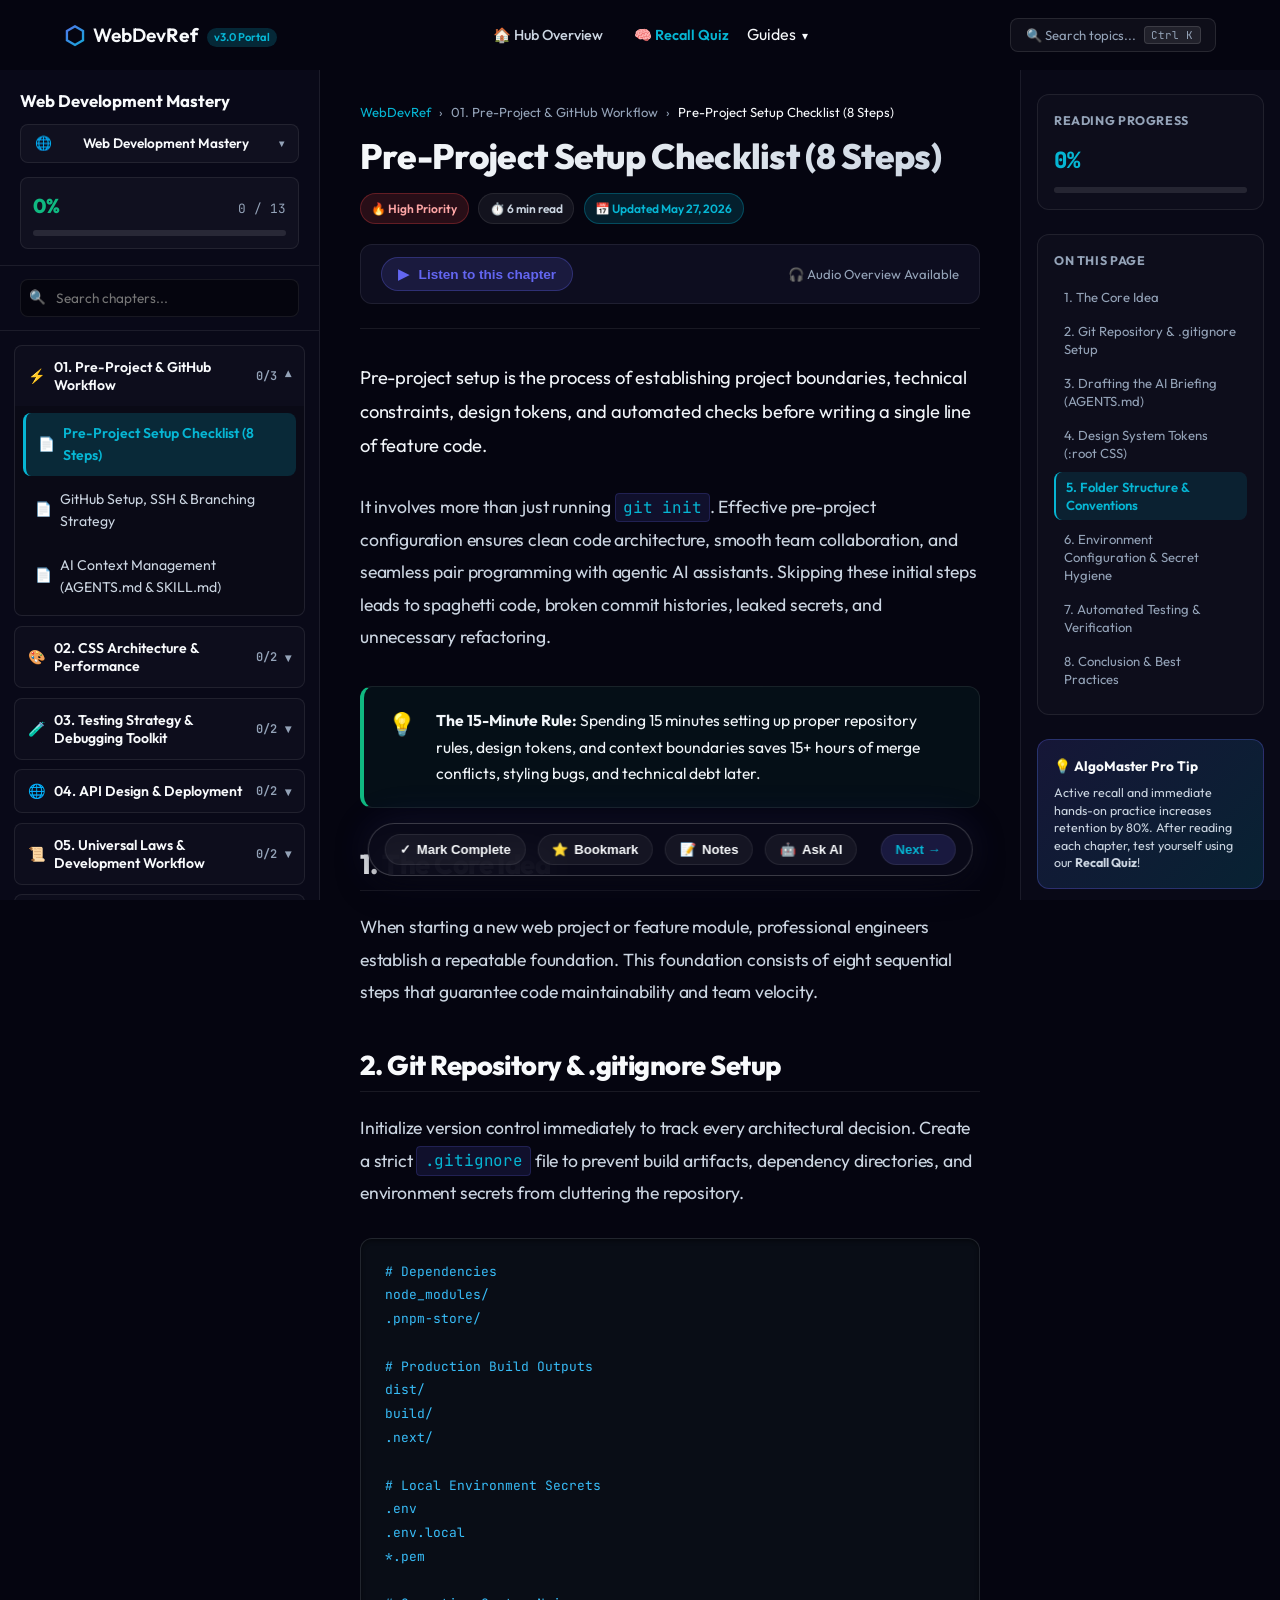
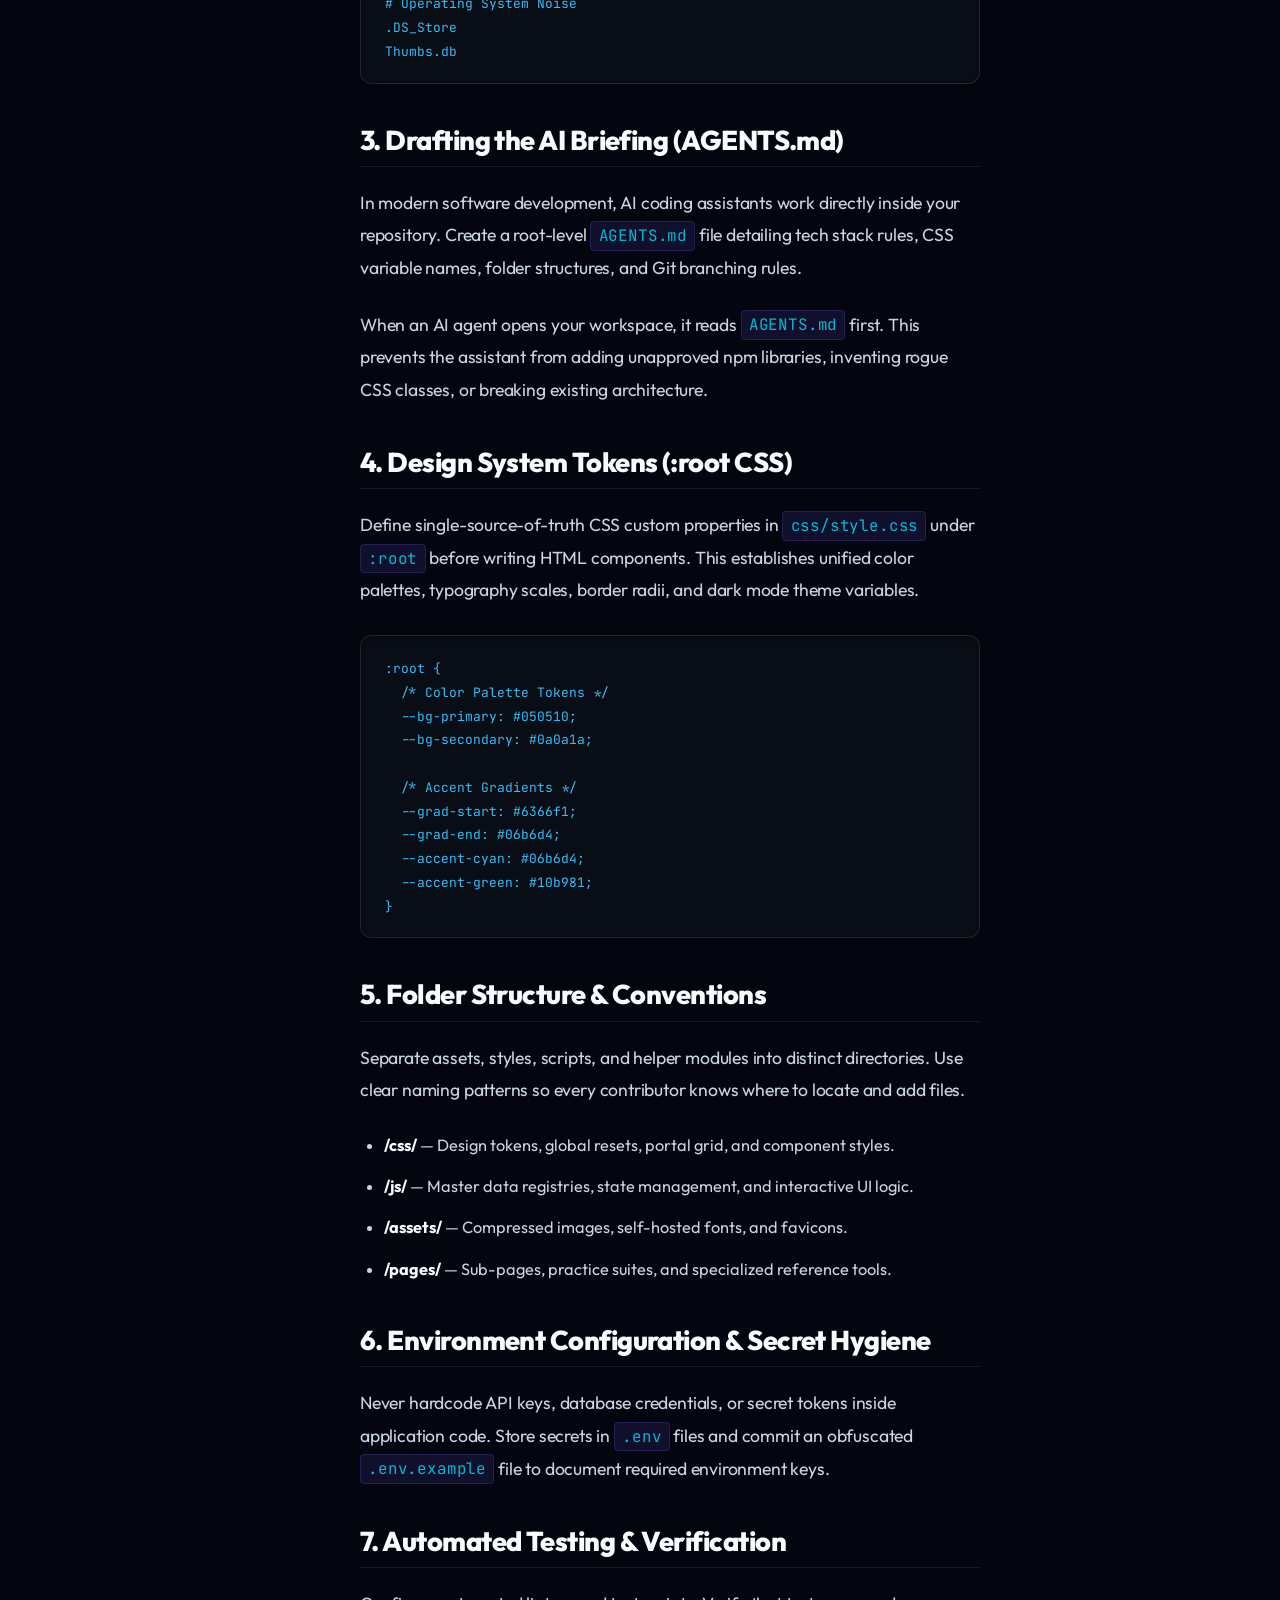
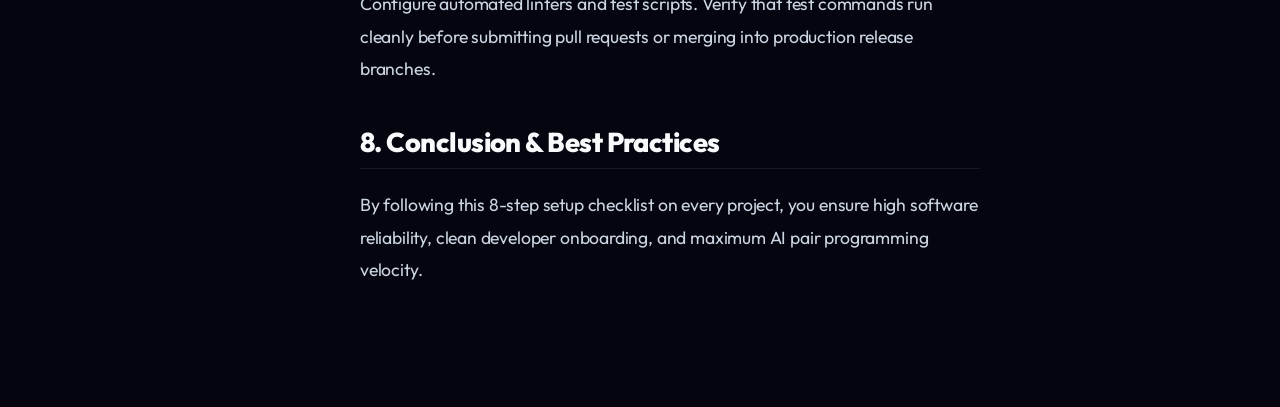
<file: portal.html>
<!DOCTYPE html>
<html lang="en">
<head>
  <meta charset="UTF-8" />
  <meta name="viewport" content="width=device-width, initial-scale=1.0" />
  <title>Knowledge Base Portal | WebDev Reference</title>
  <meta name="description" content="Interactive 3-column Web Development Knowledge Base portal inspired by AlgoMaster. Deep dives into GitHub setup, CSS architecture, performance, testing, APIs, universal laws, and AI acceleration." />
  <meta name="theme-color" content="#050510" />
  <link rel="preconnect" href="https://fonts.googleapis.com" />
  <link rel="preconnect" href="https://fonts.gstatic.com" crossorigin />
  <link href="https://fonts.googleapis.com/css2?family=Outfit:wght@300;400;500;600;700;800;900&family=JetBrains+Mono:wght@400;500;700&display=swap" rel="stylesheet" />
  <link rel="stylesheet" href="css/style.css" />
</head>
<body class="portal-wrapper">

  <a href="#portalMain" class="skip-link">Skip to main content</a>

  <!-- ─── TOP NAVBAR ─────────────────────────────────────────────── -->
  <nav class="navbar scrolled" id="navbar">
    <div class="nav-inner">
      <a href="index.html" class="nav-logo">
        <span class="logo-icon">⬡</span>
        <span>WebDev<strong>Ref</strong> <span style="font-size:0.7rem; background:rgba(6,182,212,0.2); color:var(--accent-cyan); padding:0.15rem 0.45rem; border-radius:999px; margin-left:0.3rem;">v3.0 Portal</span></span>
      </a>

      <ul class="nav-links" id="navLinks">
        <li><a href="index.html" class="nav-link">🏠 Hub Overview</a></li>
        <li><a href="pages/quiz.html" class="nav-link nav-link--quiz">🧠 Recall Quiz</a></li>
        
        <li class="nav-item-dropdown">
          <button class="nav-link dropdown-toggle" aria-expanded="false" aria-haspopup="true">Guides <span class="dropdown-arrow">▾</span></button>
          <ul class="dropdown-menu">
            <li><a href="#preproject-checklist" class="dropdown-item">Checklists</a></li>
            <li><a href="#github-workflow" class="dropdown-item">GitHub &amp; AI Context</a></li>
            <li><a href="#css-architecture" class="dropdown-item">CSS &amp; Performance</a></li>
            <li><a href="#testing-pyramid" class="dropdown-item">Testing &amp; Debugging</a></li>
            <li><a href="#api-design" class="dropdown-item">API &amp; Deployment</a></li>
            <li><a href="#universal-laws" class="dropdown-item">Laws &amp; Workflow</a></li>
            <li><a href="#developer-cheatsheet" class="dropdown-item">Gaps &amp; DevTools</a></li>
            <li><a href="#ai-velocity" class="dropdown-item">AI &amp; Antigravity</a></li>
            <li><a href="#developer-cheatsheet" class="dropdown-item">Cheat Sheet</a></li>
          </ul>
        </li>
      </ul>

      <button class="cmd-palette-trigger" id="cmdPaletteTrigger" aria-label="Open Command Palette">
        <span>🔍 Search topics...</span>
        <kbd>Ctrl K</kbd>
      </button>

      <button class="hamburger" id="hamburger" aria-label="Toggle Menu">
        <span></span><span></span><span></span>
      </button>
    </div>
  </nav>

  <!-- ─── COMMAND PALETTE OVERLAY ─── -->
  <div class="cmd-overlay" id="cmdOverlay">
    <div class="cmd-modal">
      <div class="cmd-search-row">
        <span class="cmd-search-icon">🔍</span>
        <input type="text" id="cmdSearchInput" class="cmd-search-input" placeholder="Search knowledge topics, laws, guides..." autocomplete="off" />
        <kbd class="cmd-kbd-esc">Esc</kbd>
      </div>
      <div class="cmd-results" id="cmdResults">
        <!-- Dynamic search results -->
      </div>
    </div>
  </div>

  <!-- ─── 3-COLUMN PORTAL CONTAINER ─────────────────────────────── -->
  <div class="portal-container">

    <!-- ── LEFT SIDEBAR: KNOWLEDGE TREE ── -->
    <aside class="portal-sidebar" id="portalSidebar">
      <div class="portal-sidebar-header">
        <h2 class="portal-course-title" id="portalCourseTitle">Web Development Mastery</h2>

        <!-- Track Selector Dropdown -->
        <div class="portal-track-selector" id="portalTrackSelector">
          <button class="track-select-btn" id="trackSelectBtn" aria-label="Select Learning Track">
            <span id="activeTrackIcon">🌐</span> <span id="activeTrackLabel">Web Development Mastery</span> <span class="chevron">▾</span>
          </button>
          <ul class="track-dropdown-menu" id="trackDropdownMenu">
            <li class="active" id="trackOptWebdev"><a href="?track=webdev">🌐 Web Development Mastery</a></li>
            <li id="trackOptTypescript"><a href="?track=typescript">📘 TypeScript &amp; Type Systems</a></li>
            <li id="trackOptNextjs"><a href="?track=nextjs">⚛️ Next.js &amp; AI Integration</a></li>
          </ul>
        </div>

        <div class="portal-progress-box">
          <div class="portal-progress-row">
            <span class="portal-progress-pct" id="portalProgressPct">0%</span>
            <span class="portal-progress-count" id="portalProgressCount">0 / 32</span>
          </div>
          <div class="portal-progress-bar">
            <div class="portal-progress-fill" id="portalProgressFill"></div>
          </div>
        </div>
      </div>

      <div class="portal-search-box">
        <span class="portal-search-icon">🔍</span>
        <input type="text" id="chapterSearchInput" class="portal-search-input" placeholder="Search chapters..." />
      </div>

      <div class="portal-tree" id="portalTree">
        <!-- Rendered dynamically by script.js -->
      </div>
    </aside>

    <!-- ── CENTER COLUMN: READER VIEWPORT ── -->
    <main class="portal-main" id="portalMain">
      <article class="portal-article" id="portalArticle">

        <!-- Article Header -->
        <header class="portal-reader-header">
          <div class="portal-breadcrumbs" id="portalBreadcrumbs">
            <a href="index.html">WebDevRef</a> &rsaquo; <span id="bcModule">01. Setup &amp; Git</span> &rsaquo; <span id="bcTopic" style="color:var(--text-primary);">Pre-Project Checklist</span>
          </div>

          <h1 class="portal-article-title" id="articleTitle">Pre-Project Setup Checklist</h1>

          <div class="portal-meta-badges" id="articleBadges">
            <span class="meta-badge meta-badge-priority" id="badgePriority">🔥 High Priority</span>
            <span class="meta-badge meta-badge-time" id="badgeTime">⏱️ 5 min read</span>
            <span class="meta-badge meta-badge-updated" id="badgeUpdated">📅 May 2026</span>
          </div>

          <!-- Audio / Overview Bar -->
          <div class="portal-audio-bar">
            <button class="audio-play-btn" id="audioPlayBtn">
              <span>▶</span> <span>Listen to this chapter</span>
            </button>
            <span class="audio-label">🎧 Audio Overview Available</span>
          </div>
        </header>

        <!-- Article Content Body -->
        <div class="portal-content" id="portalContentBody">
          <!-- Rendered dynamically from knowledge-data.js -->
        </div>

      </article>

      <!-- Sticky Bottom Toolbar -->
      <div class="portal-toolbar" id="portalToolbar">
        <div class="portal-toolbar-inner">
          <button class="toolbar-btn btn-complete" id="btnCompleteToggle">
            <span>✓</span> <span id="completeToggleText">Mark Complete</span>
          </button>
          <button class="toolbar-btn btn-star" id="btnStarToggle">
            <span>⭐</span> <span>Bookmark</span>
          </button>
          <button class="toolbar-btn btn-notes" id="btnNotesToggle">
            <span>📝</span> <span>Notes</span>
          </button>
          <button class="toolbar-btn btn-ai" id="btnAiHelper">
            <span>🤖</span> <span>Ask AI</span>
          </button>
          <div style="flex:1;"></div>
          <button class="toolbar-btn btn-nav-prev" id="btnPrevTopic">
            <span>← Prev</span>
          </button>
          <button class="toolbar-btn btn-nav-next" id="btnNextTopic">
            <span>Next →</span>
          </button>
        </div>
      </div>
    </main>

    <!-- ── RIGHT COLUMN: FLOATING TABLE OF CONTENTS ── -->
    <aside class="portal-toc" id="portalToc">
      <div class="toc-card">
        <div class="toc-card-title">Reading Progress</div>
        <div class="toc-pct-text" id="readingProgressPct">0%</div>
        <div class="portal-progress-bar">
          <div class="portal-progress-fill" id="readingProgressFill" style="width: 0%;"></div>
        </div>
      </div>

      <div class="toc-card">
        <div class="toc-card-title">On This Page</div>
        <ul class="toc-links" id="tocLinks">
          <!-- Rendered dynamically based on active topic outlines -->
        </ul>
      </div>

      <div class="toc-pro-card">
        <div class="toc-pro-title">💡 AlgoMaster Pro Tip</div>
        <div class="toc-pro-desc">
          Active recall and immediate hands-on practice increases retention by 80%. After reading each chapter, test yourself using our <strong>Recall Quiz</strong>!
        </div>
      </div>
    </aside>

  </div>

  <!-- Mobile Sidebar Overlay Toggle -->
  <button class="portal-sidebar-toggle" id="portalSidebarToggle" aria-label="Toggle Tree Sidebar">
    📚
  </button>

  <!-- Notes Popover Modal -->
  <div class="notes-modal-overlay" id="notesModalOverlay">
    <div class="notes-modal">
      <div class="notes-modal-header">
        <h3>📝 Personal Chapter Notes</h3>
        <button class="notes-modal-close" id="notesModalClose">&times;</button>
      </div>
      <textarea id="notesTextarea" class="notes-textarea" placeholder="Write key takeaways or questions for this chapter..."></textarea>
      <button id="notesSaveBtn" class="notes-save-btn">Save Notes</button>
    </div>
  </div>

  <!-- Scripts -->
  <script src="js/knowledge-data.js"></script>
  <script src="js/script.js"></script>
</body>
</html>
</file>
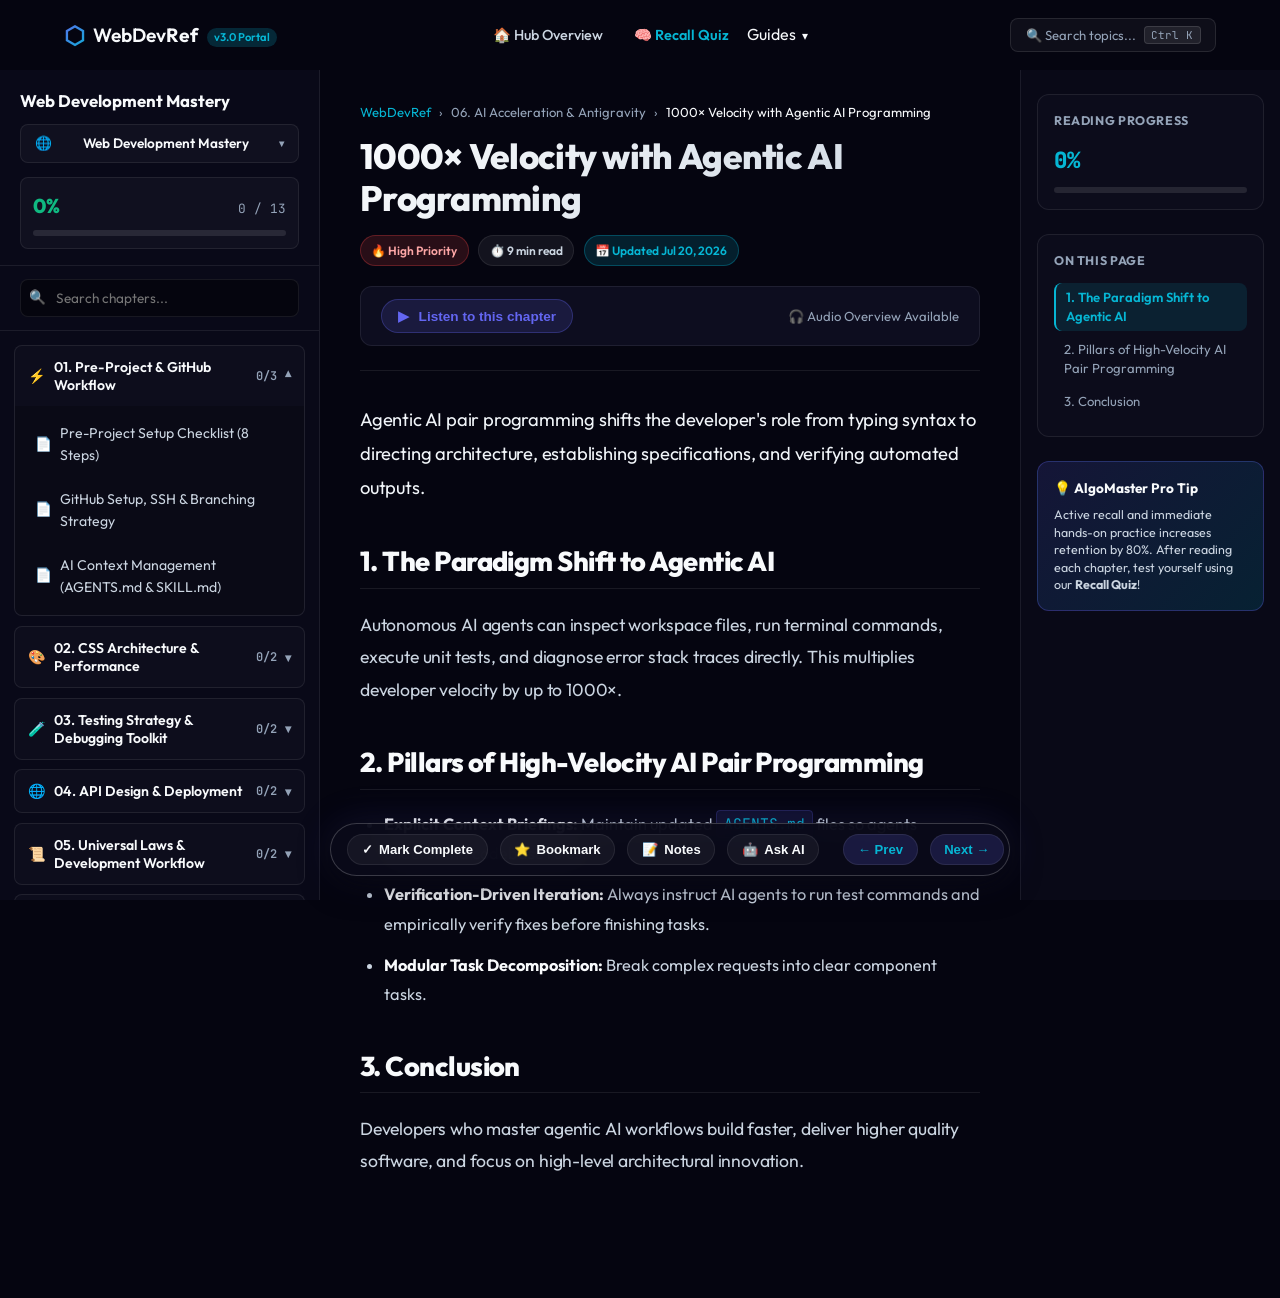
<file: pages/ai-acceleration.html>
<!DOCTYPE html>
<html lang="en">
<head>
  <meta charset="UTF-8" />
  <meta name="viewport" content="width=device-width, initial-scale=1.0" />
  <title>AI Acceleration | WebDev Reference Portal</title>
  <script>
    window.location.replace("../portal.html#ai-velocity");
  </script>
</head>
<body style="background:#050510; color:#f8fafc; font-family:sans-serif; display:flex; align-items:center; justify-content:center; min-height:100vh; text-align:center;">
  <div>
    <h2>Redirecting to AlgoMaster Knowledge Base Portal...</h2>
    <p><a href="../portal.html#ai-velocity" style="color:#06b6d4;">Click here if not redirected automatically</a></p>
  </div>
</body>
</html>
</file>
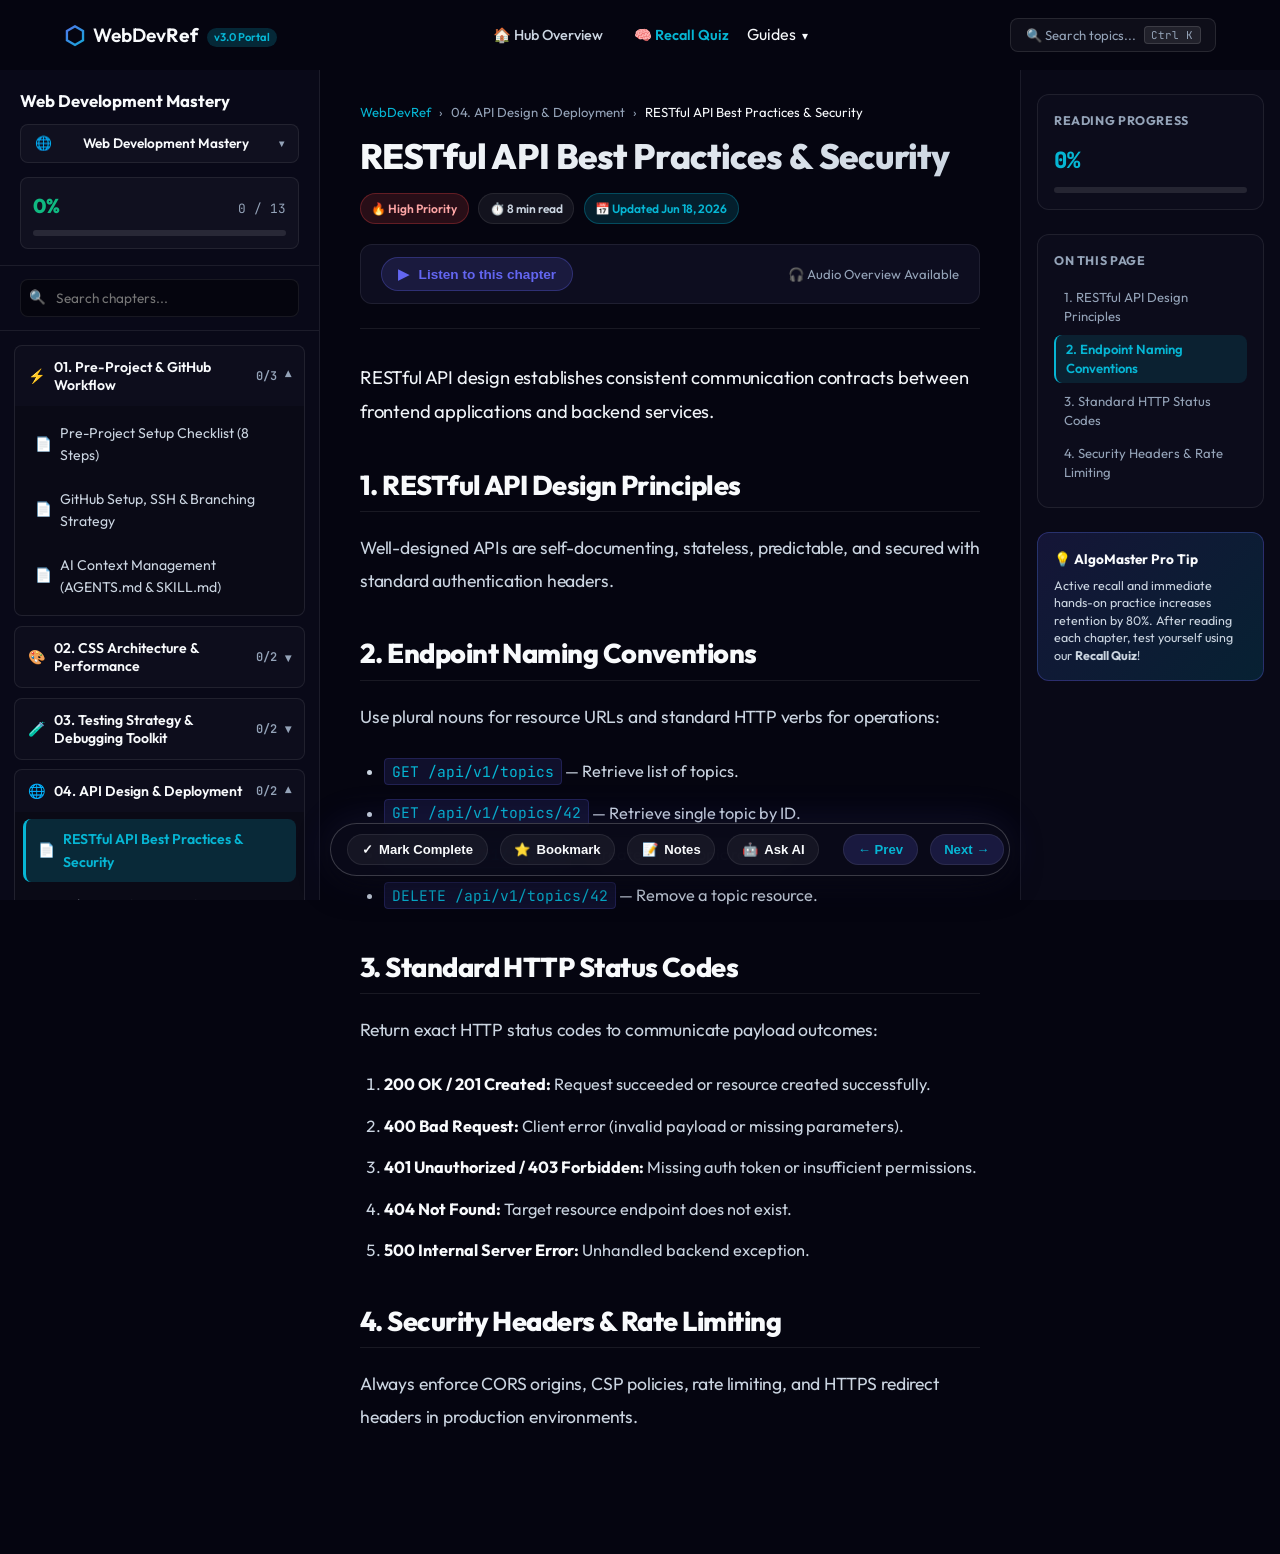
<file: pages/api-deployment.html>
<!DOCTYPE html>
<html lang="en">
<head>
  <meta charset="UTF-8" />
  <meta name="viewport" content="width=device-width, initial-scale=1.0" />
  <title>API Design & Deployment | WebDev Reference Portal</title>
  <script>
    window.location.replace("../portal.html#api-design");
  </script>
</head>
<body style="background:#050510; color:#f8fafc; font-family:sans-serif; display:flex; align-items:center; justify-content:center; min-height:100vh; text-align:center;">
  <div>
    <h2>Redirecting to AlgoMaster Knowledge Base Portal...</h2>
    <p><a href="../portal.html#api-design" style="color:#06b6d4;">Click here if not redirected automatically</a></p>
  </div>
</body>
</html>
</file>
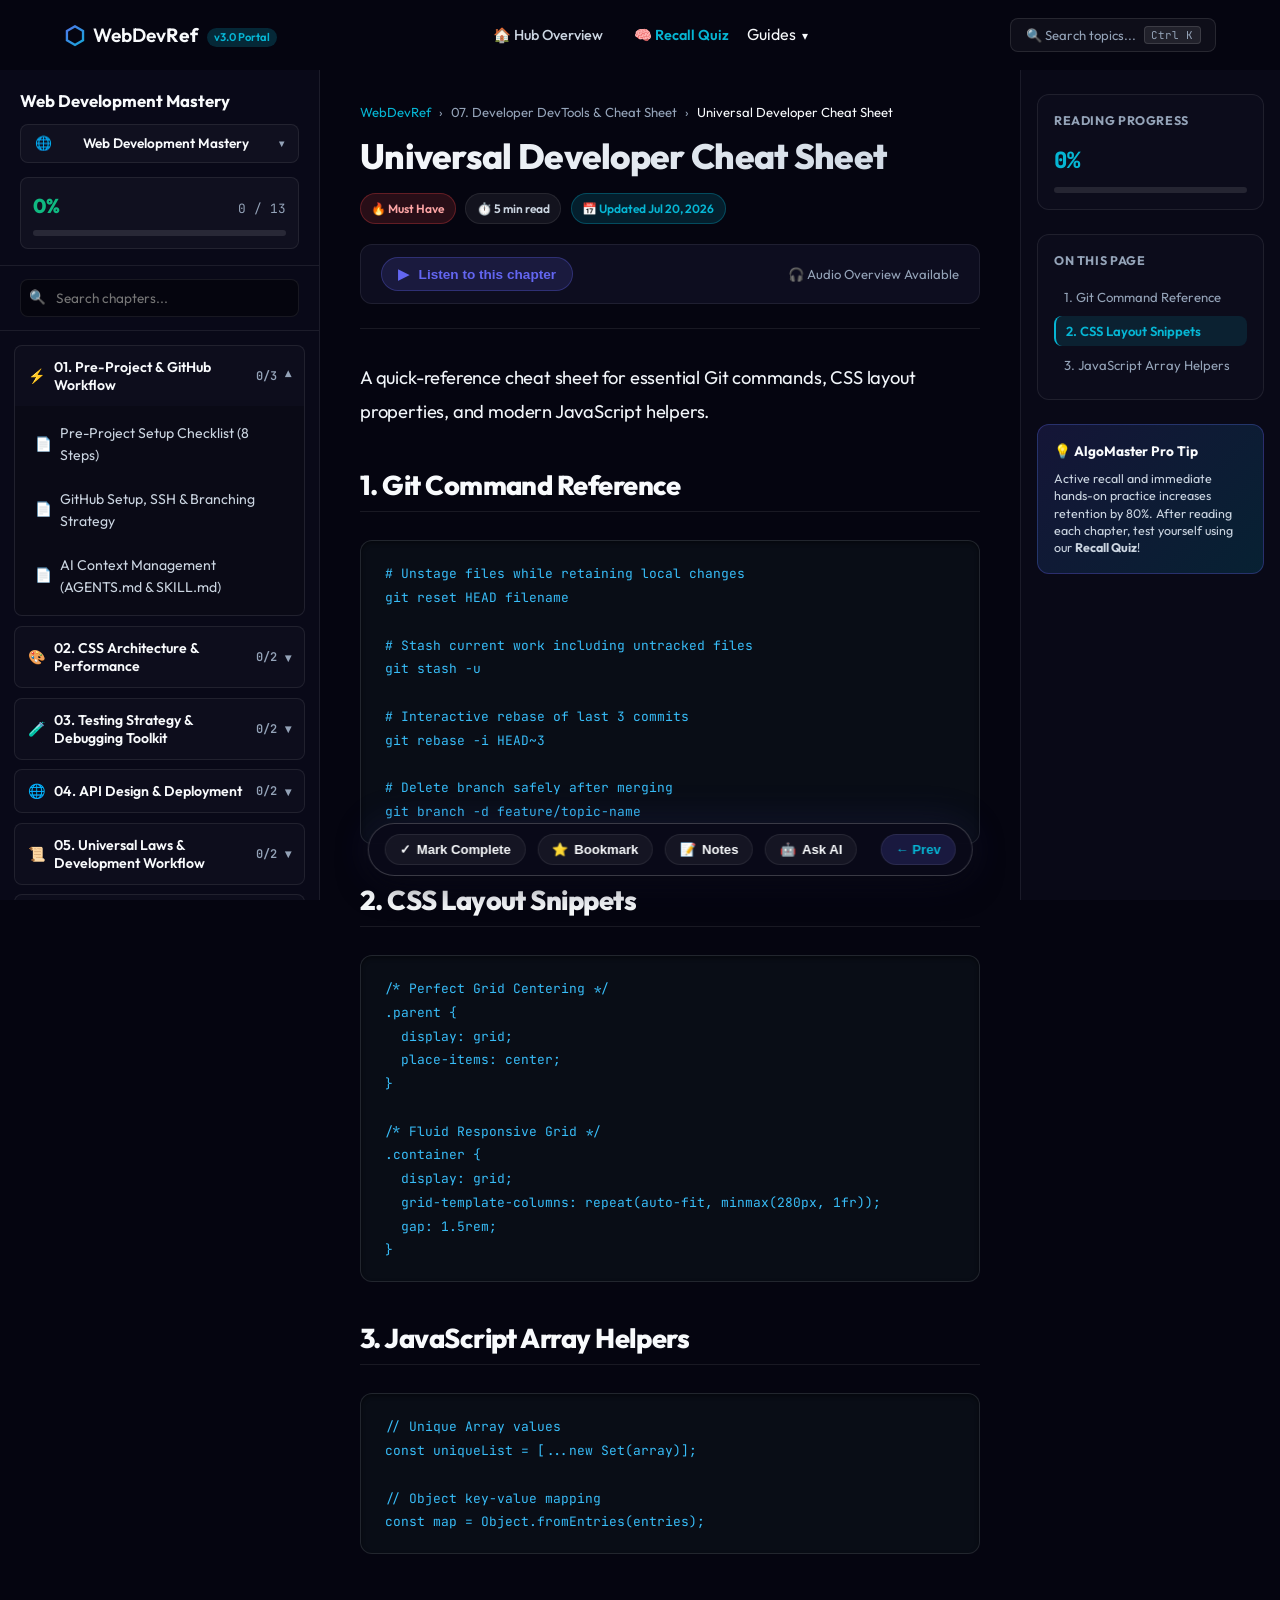
<file: pages/cheatsheet.html>
<!DOCTYPE html>
<html lang="en">
<head>
  <meta charset="UTF-8" />
  <meta name="viewport" content="width=device-width, initial-scale=1.0" />
  <title>Developer Cheat Sheet | WebDev Reference Portal</title>
  <script>
    window.location.replace("../portal.html#developer-cheatsheet");
  </script>
</head>
<body style="background:#050510; color:#f8fafc; font-family:sans-serif; display:flex; align-items:center; justify-content:center; min-height:100vh; text-align:center;">
  <div>
    <h2>Redirecting to AlgoMaster Knowledge Base Portal...</h2>
    <p><a href="../portal.html#developer-cheatsheet" style="color:#06b6d4;">Click here if not redirected automatically</a></p>
  </div>
</body>
</html>
</file>
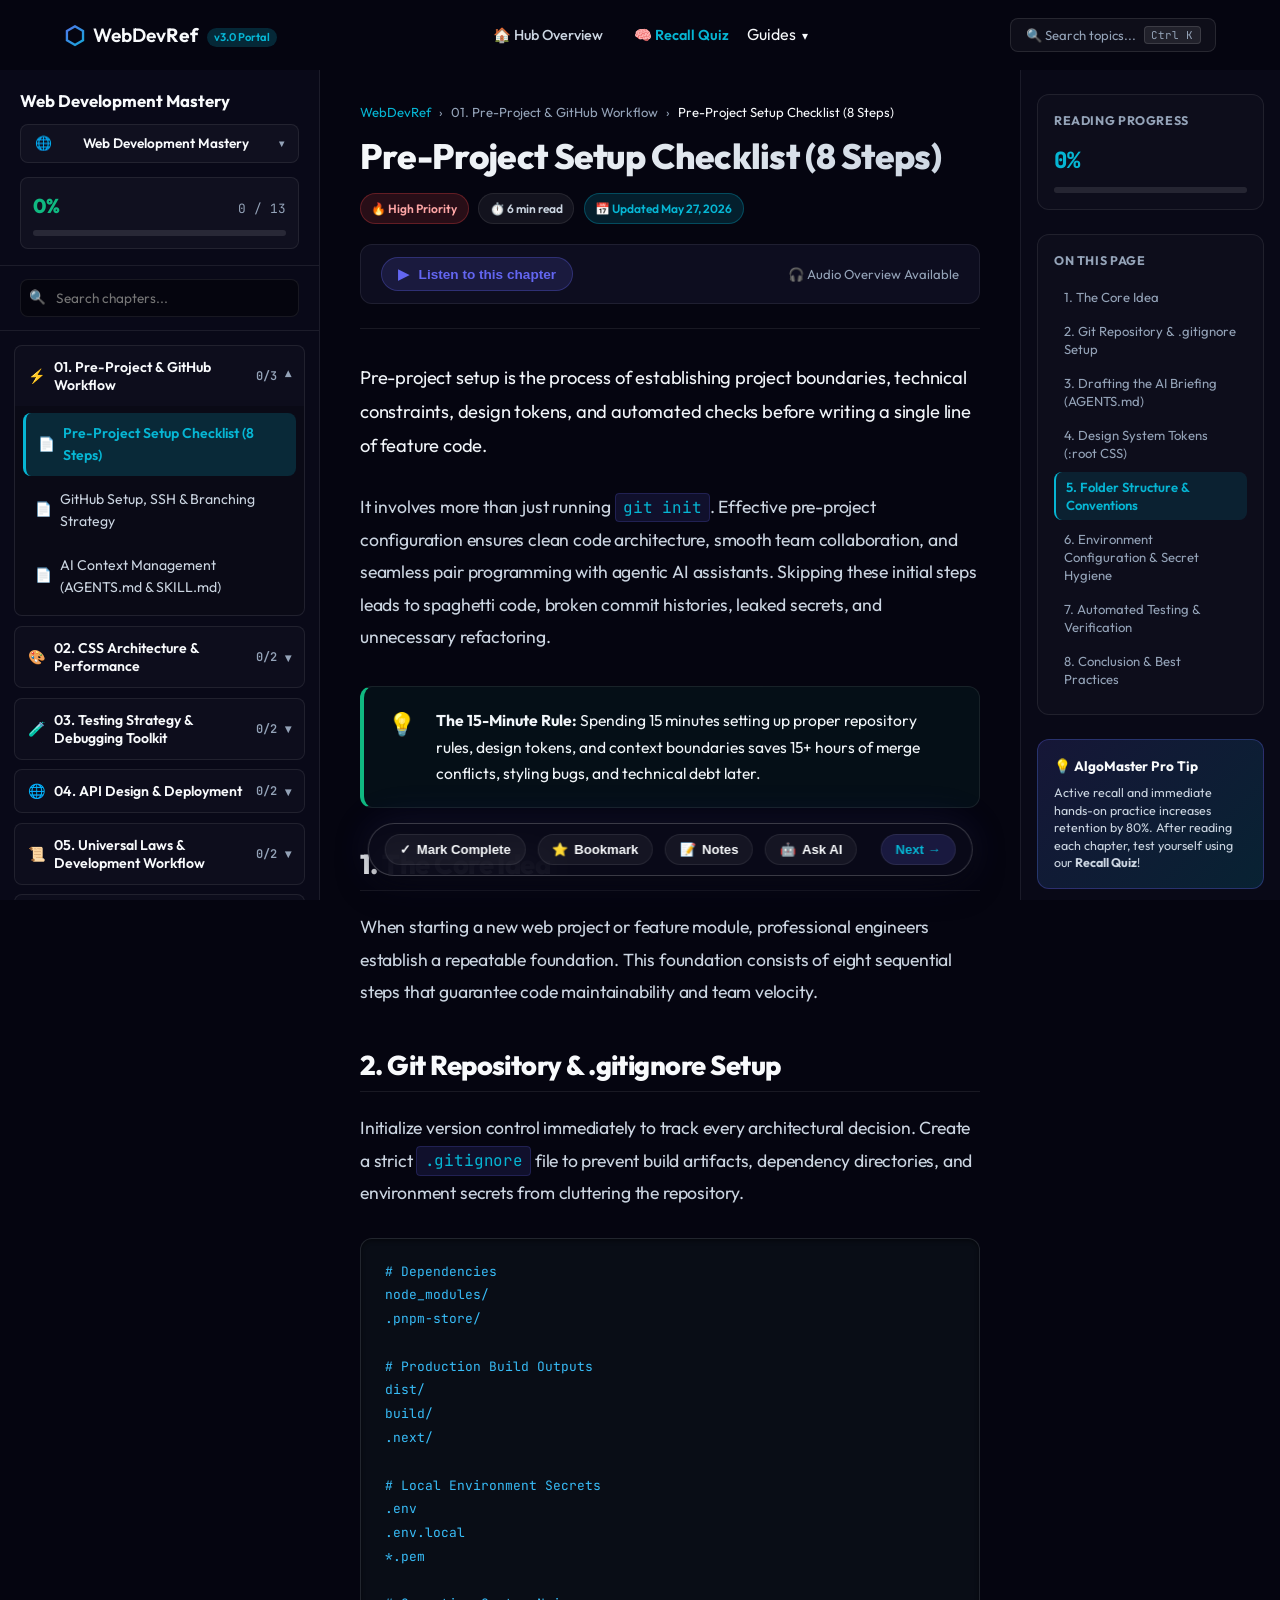
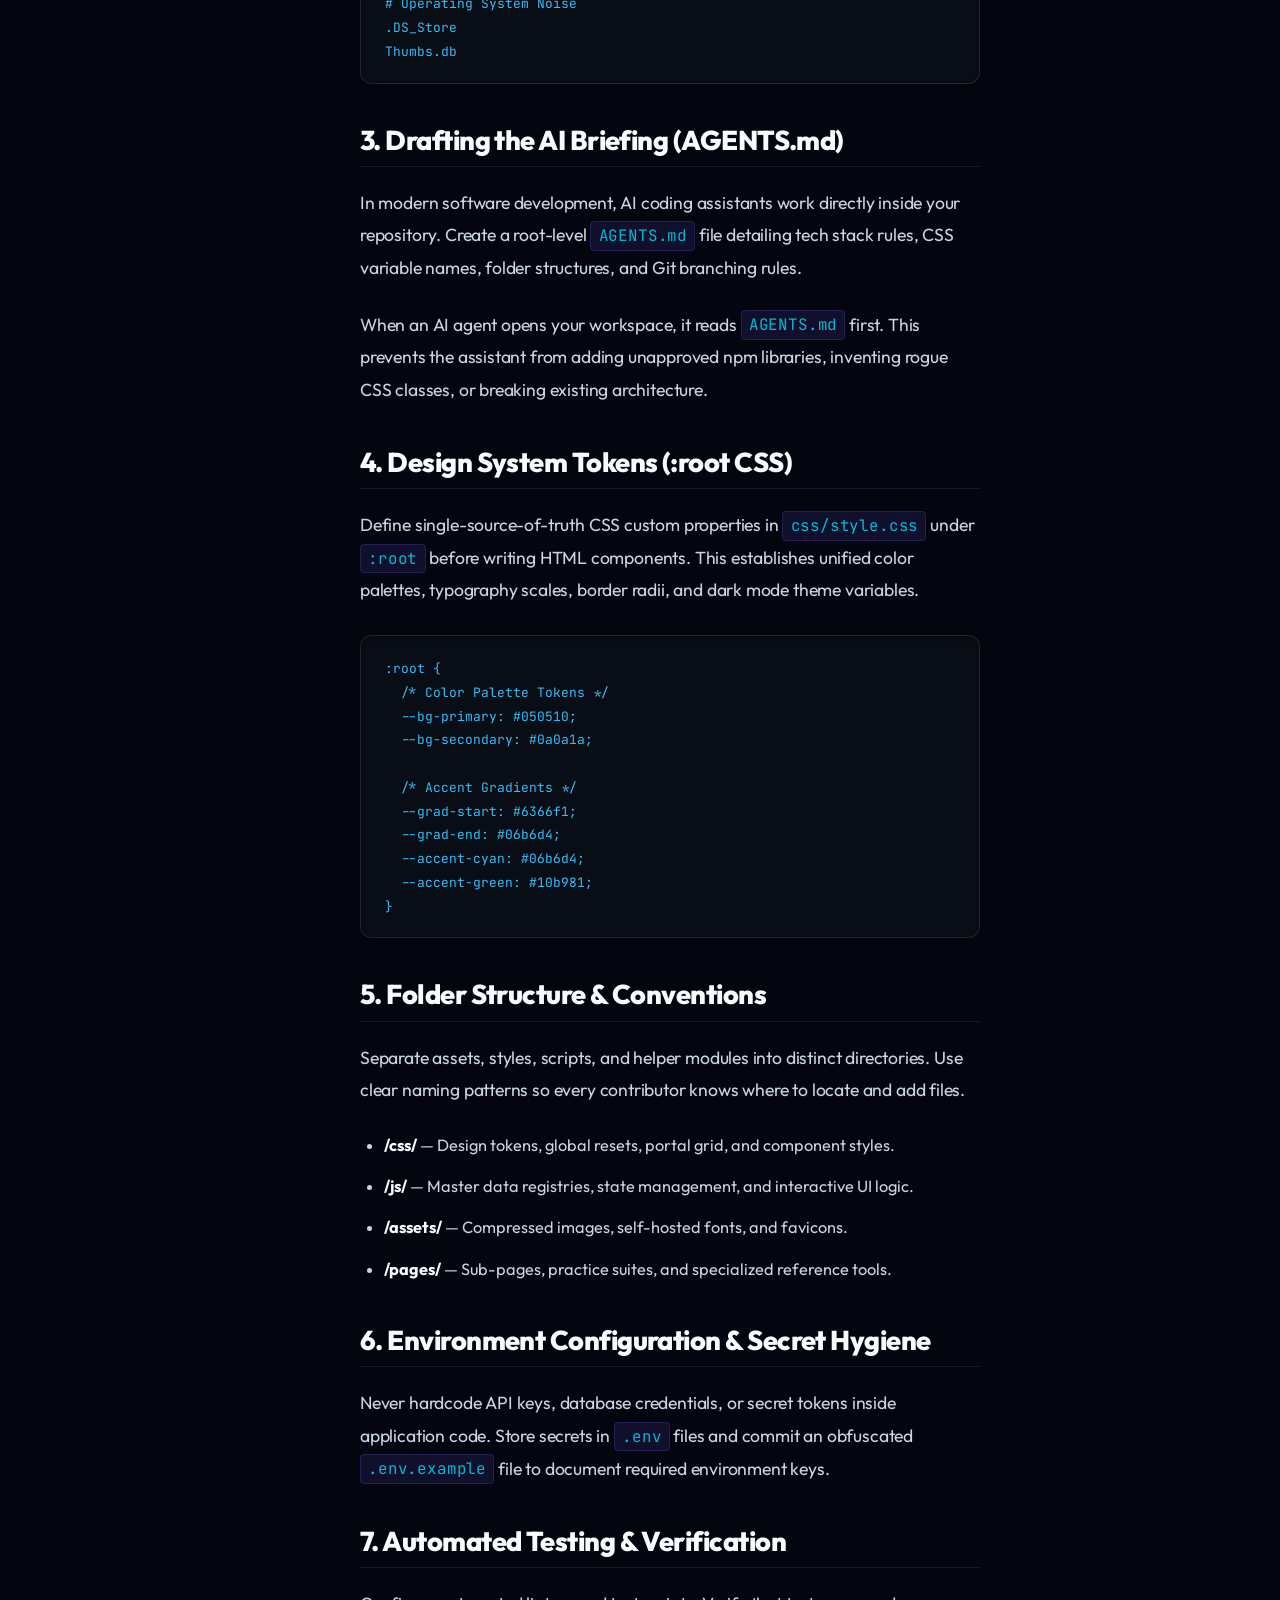
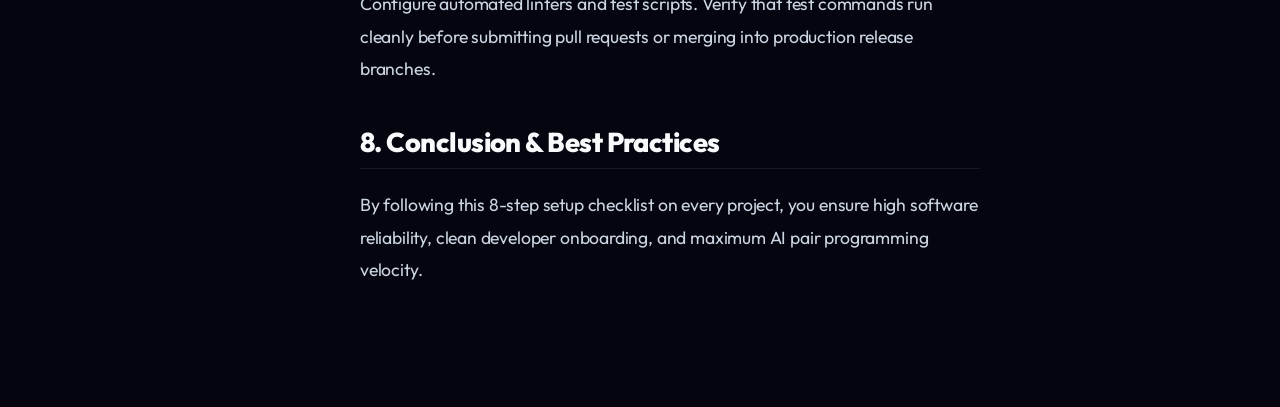
<file: pages/checklists.html>
<!DOCTYPE html>
<html lang="en">
<head>
  <meta charset="UTF-8" />
  <meta name="viewport" content="width=device-width, initial-scale=1.0" />
  <title>Pre-Project Setup Checklist | WebDev Reference Portal</title>
  <script>
    // Redirect instantly to the 3-column AlgoMaster Portal view
    window.location.replace("../portal.html#preproject-checklist");
  </script>
</head>
<body style="background:#050510; color:#f8fafc; font-family:sans-serif; display:flex; align-items:center; justify-content:center; min-height:100vh; text-align:center;">
  <div>
    <h2>Redirecting to AlgoMaster Knowledge Base Portal...</h2>
    <p><a href="../portal.html#preproject-checklist" style="color:#06b6d4;">Click here if not redirected automatically</a></p>
  </div>
</body>
</html>
</file>
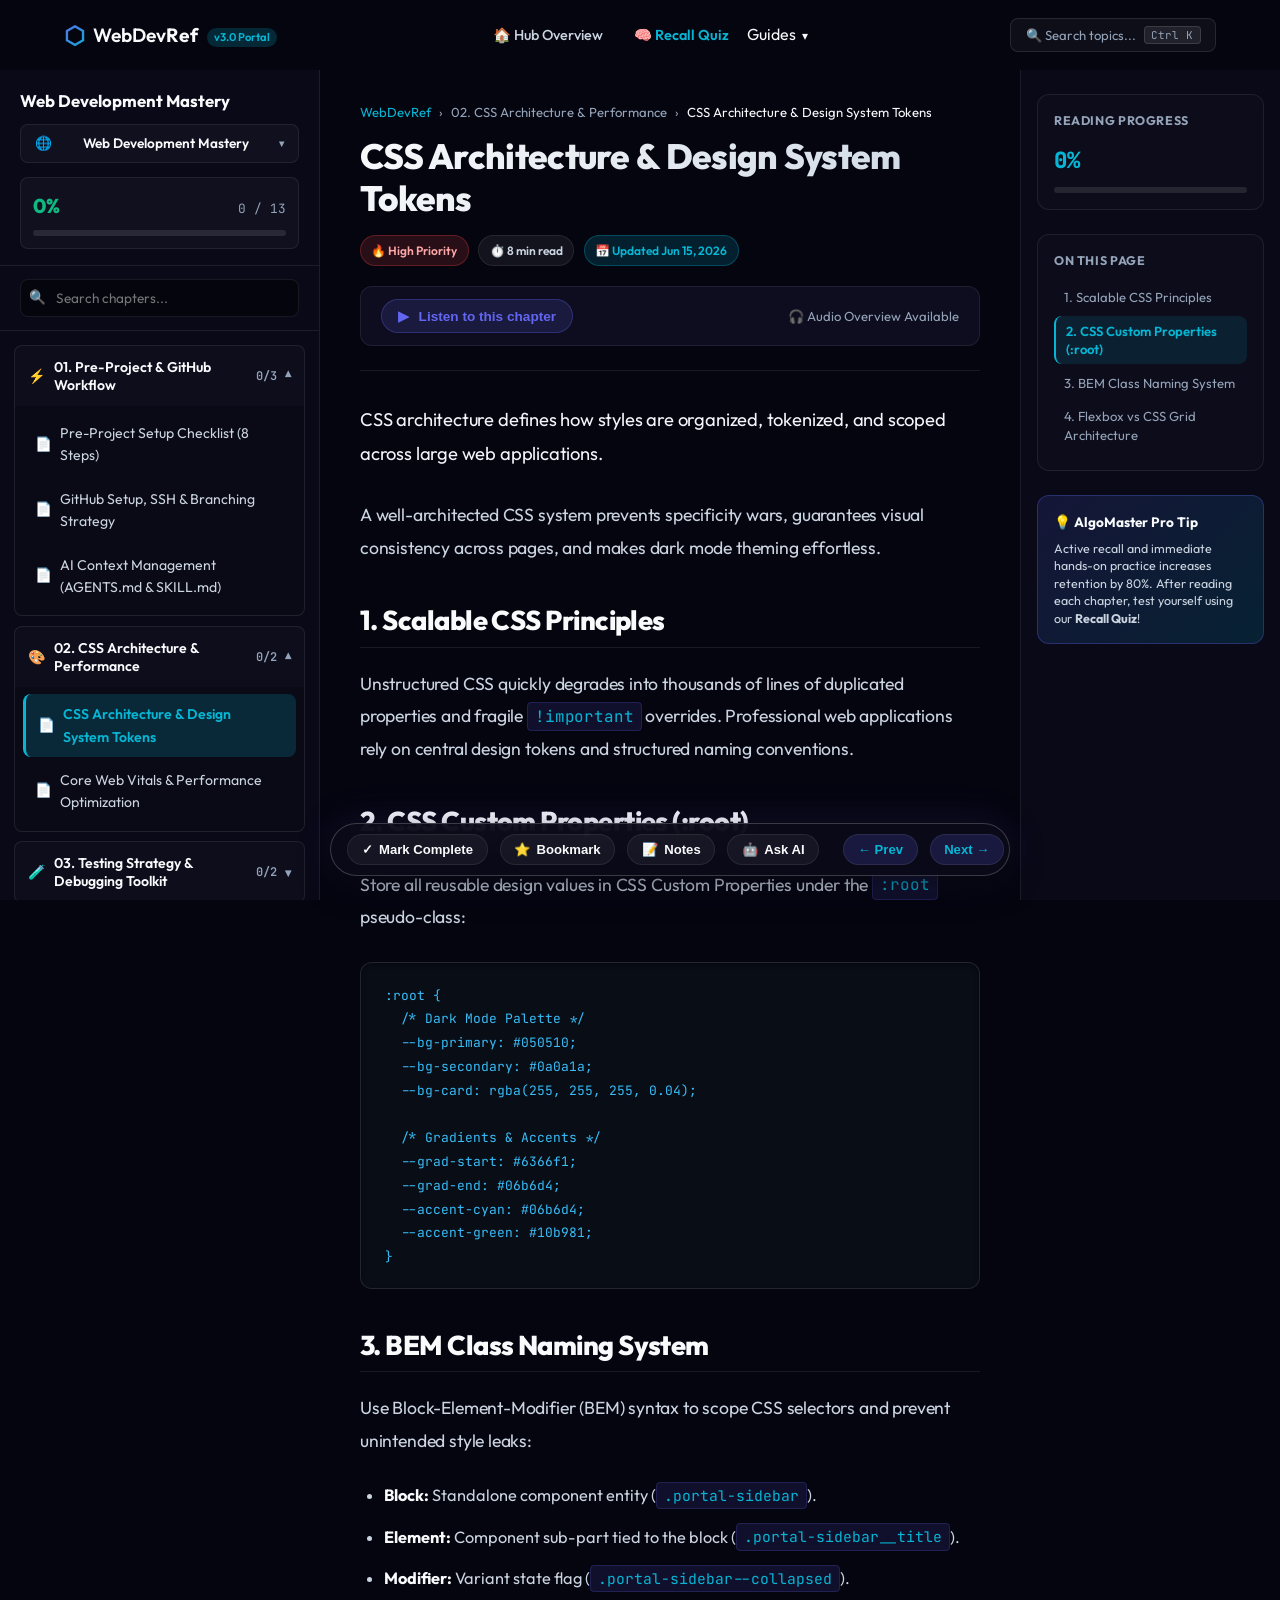
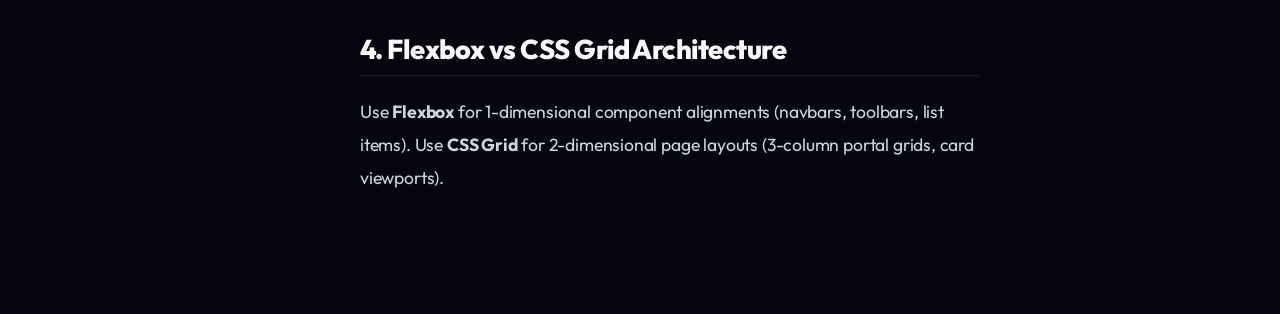
<file: pages/css-performance.html>
<!DOCTYPE html>
<html lang="en">
<head>
  <meta charset="UTF-8" />
  <meta name="viewport" content="width=device-width, initial-scale=1.0" />
  <title>CSS Architecture & Performance | WebDev Reference Portal</title>
  <script>
    window.location.replace("../portal.html#css-architecture");
  </script>
</head>
<body style="background:#050510; color:#f8fafc; font-family:sans-serif; display:flex; align-items:center; justify-content:center; min-height:100vh; text-align:center;">
  <div>
    <h2>Redirecting to AlgoMaster Knowledge Base Portal...</h2>
    <p><a href="../portal.html#css-architecture" style="color:#06b6d4;">Click here if not redirected automatically</a></p>
  </div>
</body>
</html>
</file>
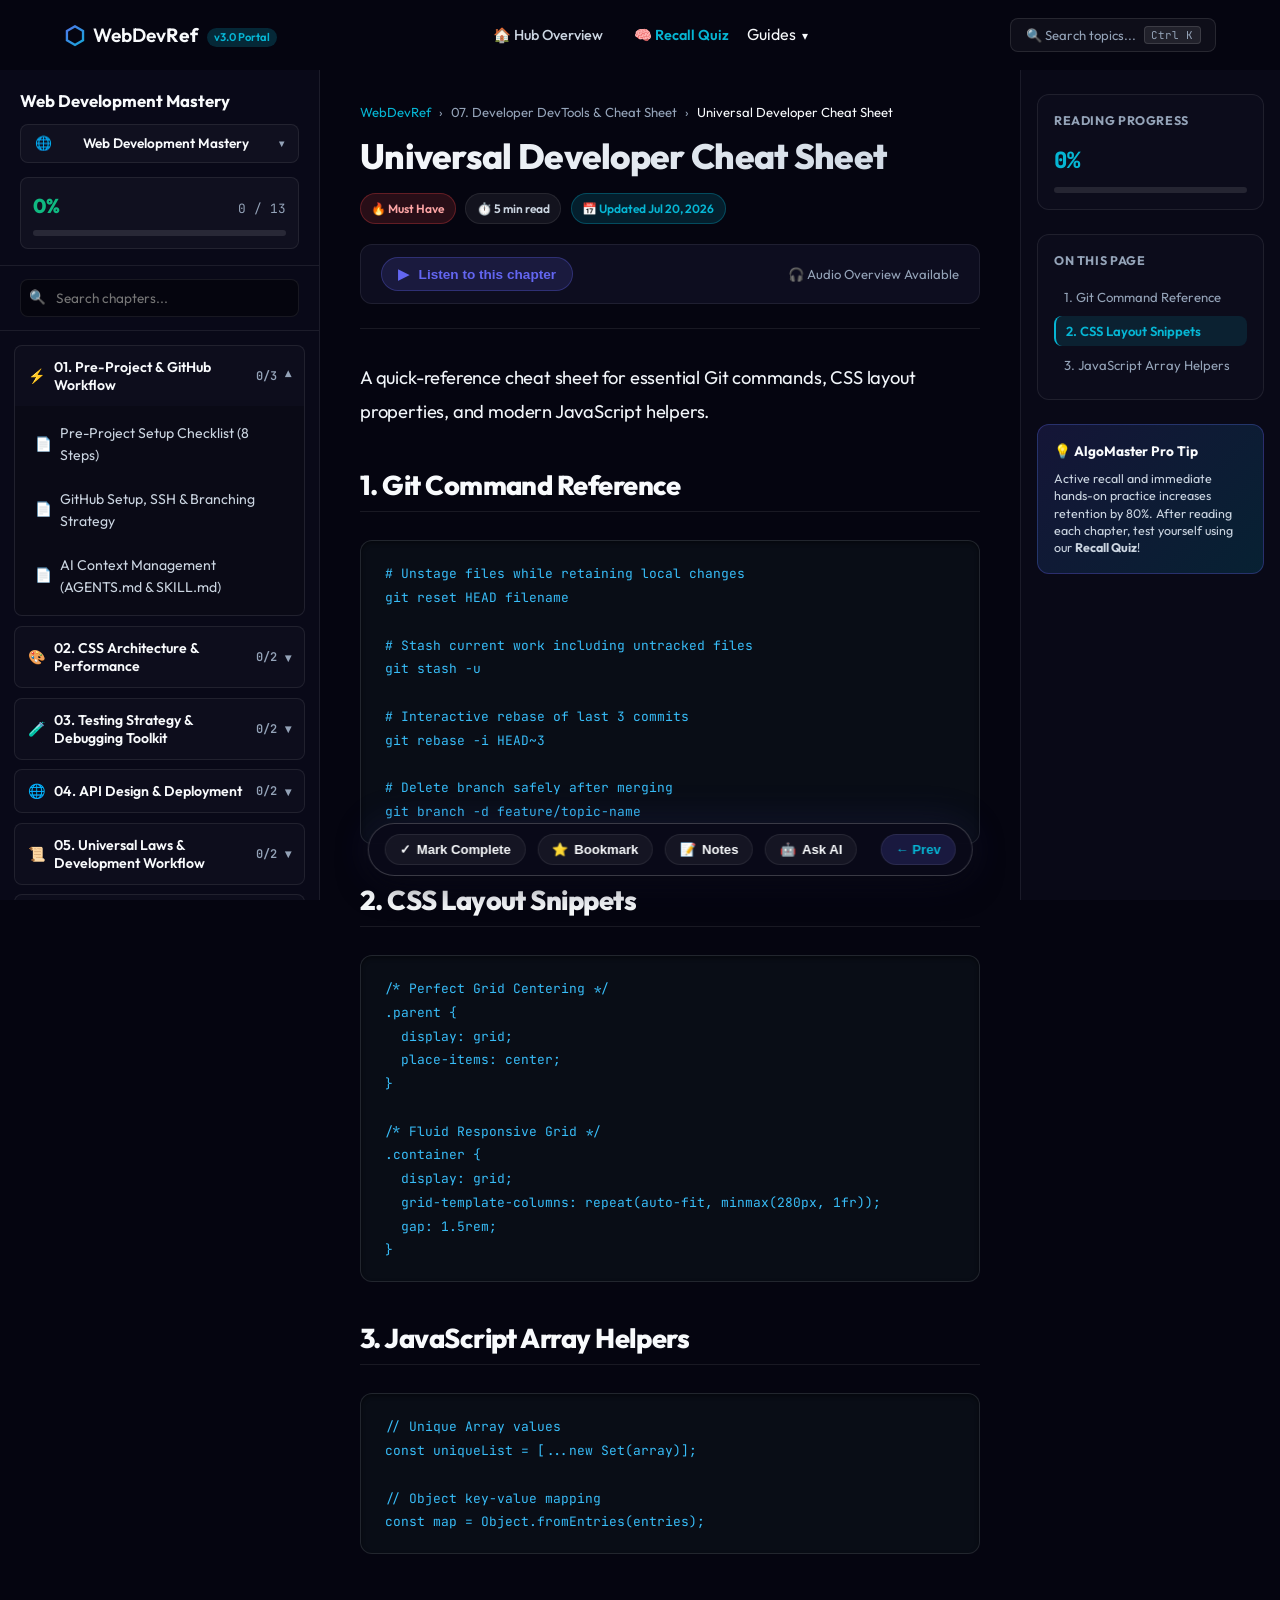
<file: pages/gaps-devtools.html>
<!DOCTYPE html>
<html lang="en">
<head>
  <meta charset="UTF-8" />
  <meta name="viewport" content="width=device-width, initial-scale=1.0" />
  <title>Knowledge Gaps & DevTools | WebDev Reference Portal</title>
  <script>
    window.location.replace("../portal.html#developer-cheatsheet");
  </script>
</head>
<body style="background:#050510; color:#f8fafc; font-family:sans-serif; display:flex; align-items:center; justify-content:center; min-height:100vh; text-align:center;">
  <div>
    <h2>Redirecting to AlgoMaster Knowledge Base Portal...</h2>
    <p><a href="../portal.html#developer-cheatsheet" style="color:#06b6d4;">Click here if not redirected automatically</a></p>
  </div>
</body>
</html>
</file>
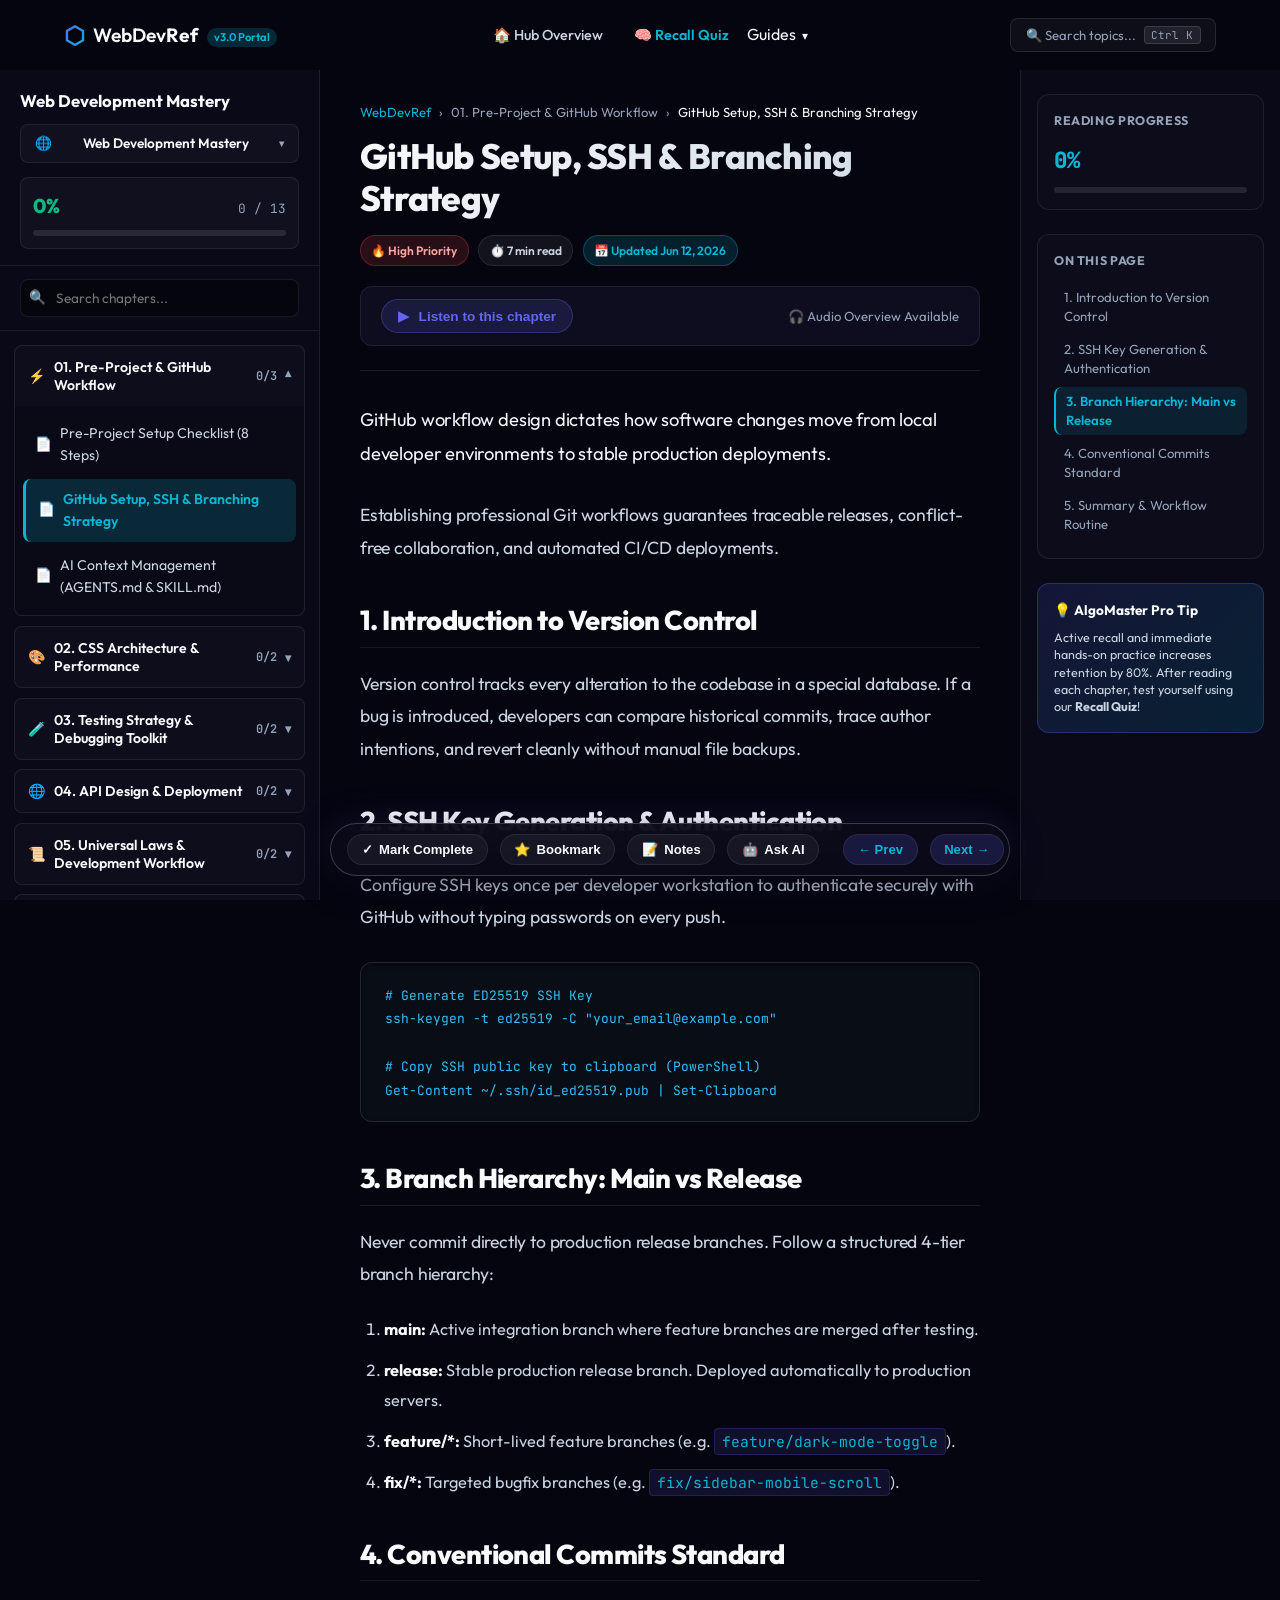
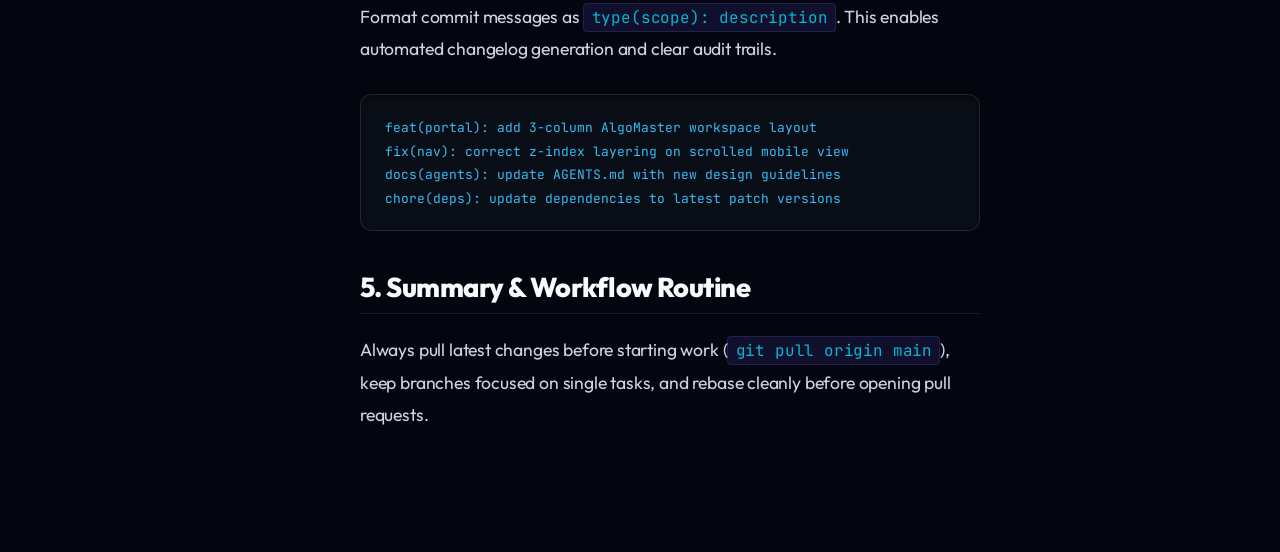
<file: pages/github-context.html>
<!DOCTYPE html>
<html lang="en">
<head>
  <meta charset="UTF-8" />
  <meta name="viewport" content="width=device-width, initial-scale=1.0" />
  <title>GitHub & AI Context | WebDev Reference Portal</title>
  <script>
    window.location.replace("../portal.html#github-workflow");
  </script>
</head>
<body style="background:#050510; color:#f8fafc; font-family:sans-serif; display:flex; align-items:center; justify-content:center; min-height:100vh; text-align:center;">
  <div>
    <h2>Redirecting to AlgoMaster Knowledge Base Portal...</h2>
    <p><a href="../portal.html#github-workflow" style="color:#06b6d4;">Click here if not redirected automatically</a></p>
  </div>
</body>
</html>
</file>
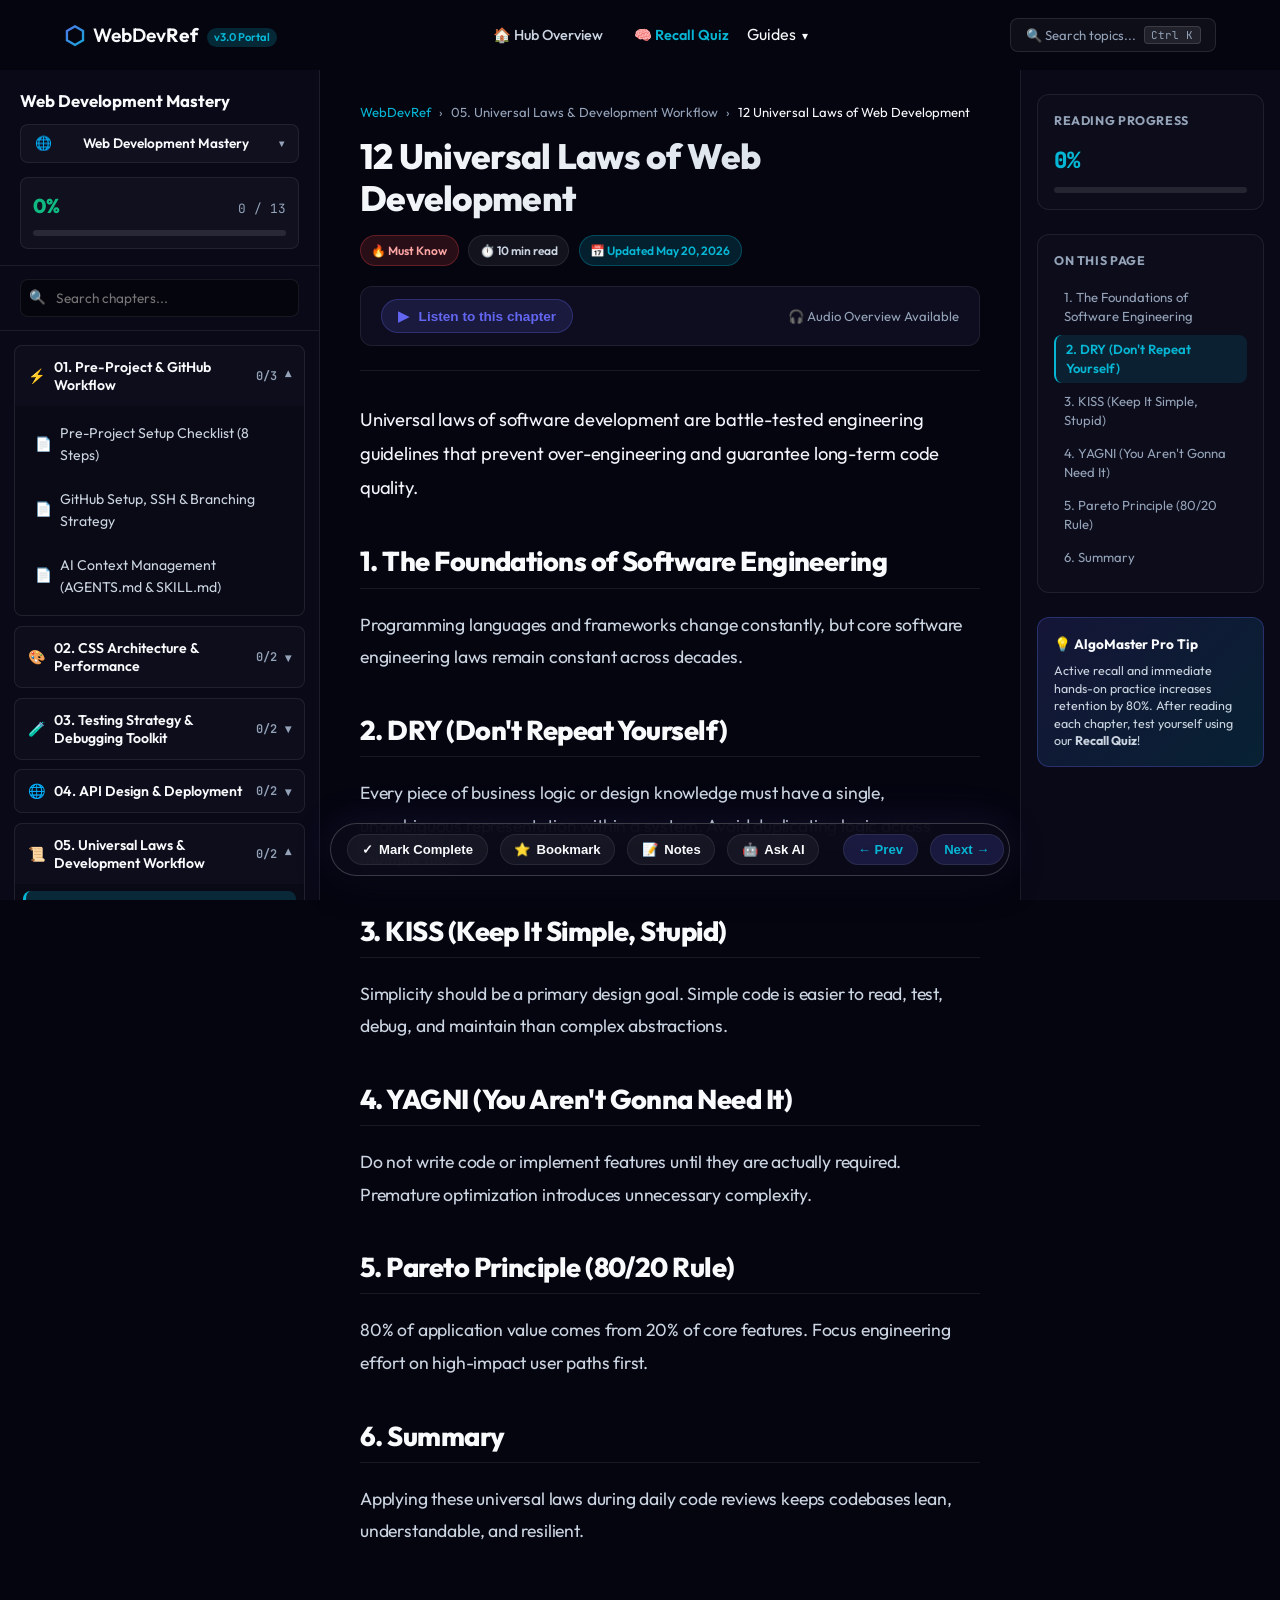
<file: pages/laws-workflow.html>
<!DOCTYPE html>
<html lang="en">
<head>
  <meta charset="UTF-8" />
  <meta name="viewport" content="width=device-width, initial-scale=1.0" />
  <title>Universal Laws & Workflow | WebDev Reference Portal</title>
  <script>
    window.location.replace("../portal.html#universal-laws");
  </script>
</head>
<body style="background:#050510; color:#f8fafc; font-family:sans-serif; display:flex; align-items:center; justify-content:center; min-height:100vh; text-align:center;">
  <div>
    <h2>Redirecting to AlgoMaster Knowledge Base Portal...</h2>
    <p><a href="../portal.html#universal-laws" style="color:#06b6d4;">Click here if not redirected automatically</a></p>
  </div>
</body>
</html>
</file>
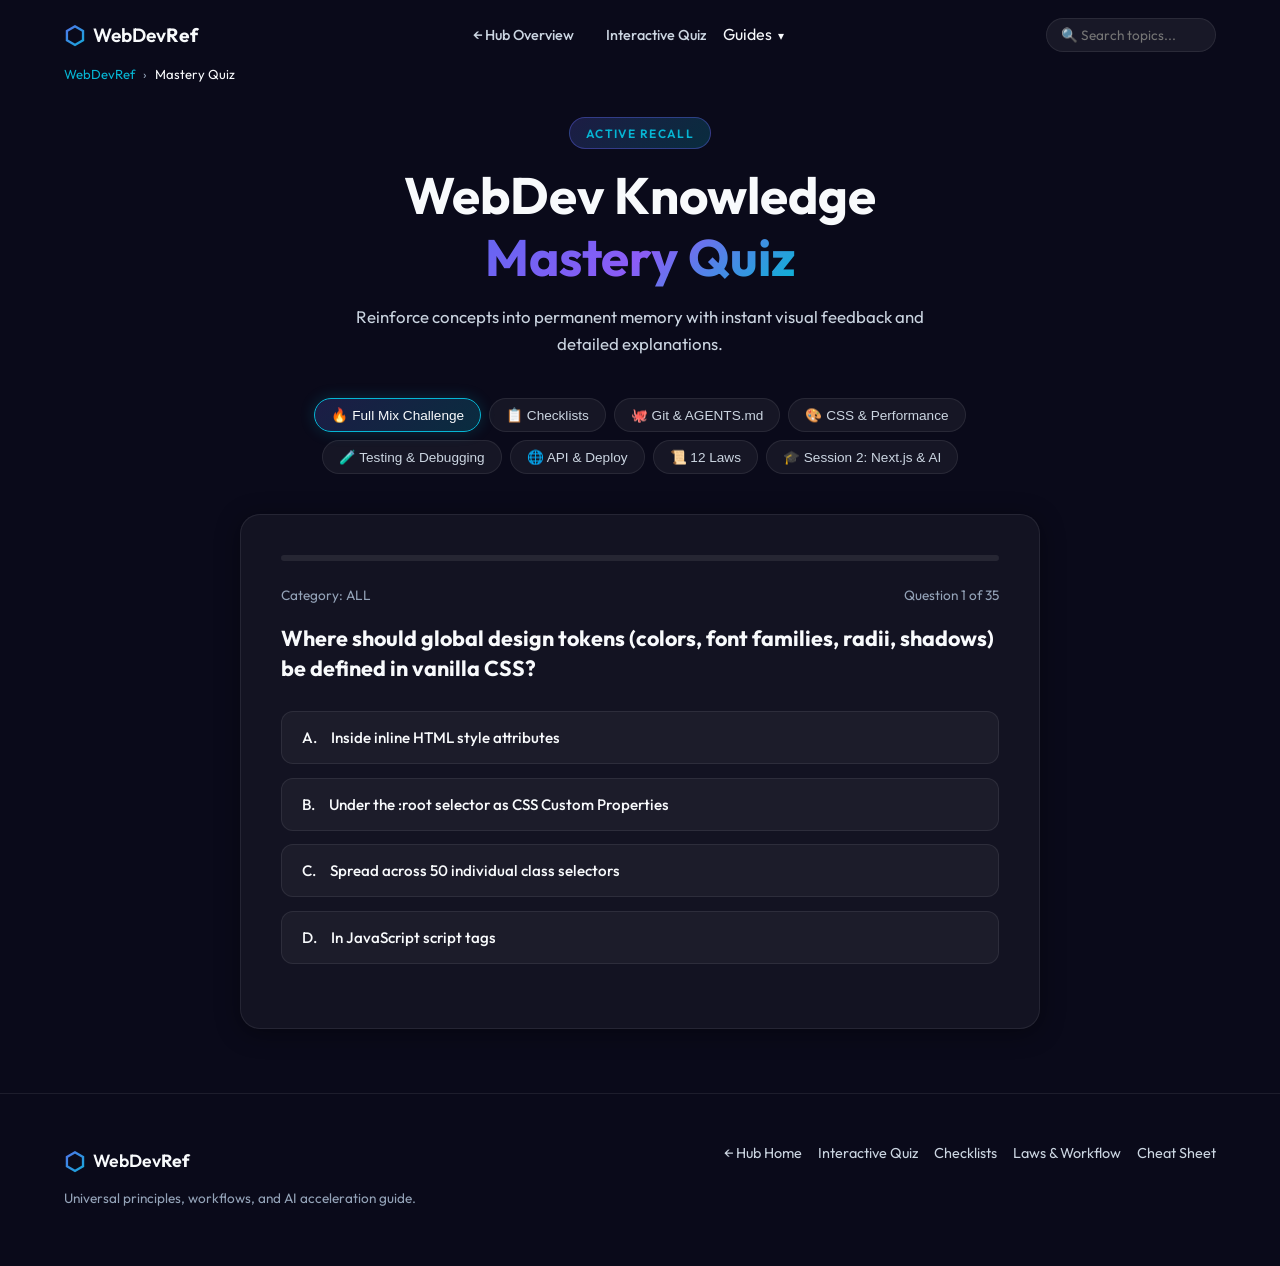
<file: pages/quiz.html>
<!DOCTYPE html>
<html lang="en">
<head>
  <meta charset="UTF-8" />
  <meta name="viewport" content="width=device-width, initial-scale=1.0" />
  <title>Interactive Active-Recall Quiz Engine | WebDev Reference</title>
  <meta name="description" content="Test your web development knowledge, reinforce core concepts, and achieve permanent memory retention through active recall." />
  <meta name="theme-color" content="#050510" />
  <link rel="preconnect" href="https://fonts.googleapis.com" />
  <link rel="preconnect" href="https://fonts.gstatic.com" crossorigin />
  <link href="https://fonts.googleapis.com/css2?family=Outfit:wght@300;400;500;600;700;800;900&family=JetBrains+Mono:wght@400;500;700&display=swap" rel="stylesheet" />
  <link rel="stylesheet" href="../css/style.css" />
</head>
<body>

  <a href="#quizSection" class="skip-link">Skip to main content</a>

  <!-- ─── NAVIGATION ─────────────────────────────────────────────── -->
  <nav class="navbar scrolled" id="navbar">
    <div class="nav-inner">
      <a href="../index.html" class="nav-logo">
        <span class="logo-icon">⬡</span>
        <span>WebDev<strong>Ref</strong></span>
      </a>
      <ul class="nav-links" id="navLinks">
        <li><a href="../index.html" class="nav-link">← Hub Overview</a></li>
        <li><a href="quiz.html" class="nav-link active">Interactive Quiz</a></li>
        
        <li class="nav-item-dropdown">
          <button class="nav-link dropdown-toggle" aria-expanded="false" aria-haspopup="true">Guides <span class="dropdown-arrow">▾</span></button>
          <ul class="dropdown-menu">
            <li><a href="quiz.html" class="dropdown-item">Interactive Quiz Engine</a></li>
            <li><a href="../portal.html#preproject-checklist" class="dropdown-item">Checklists</a></li>
            <li><a href="../portal.html#github-workflow" class="dropdown-item">GitHub &amp; AI Context</a></li>
            <li><a href="../portal.html#css-architecture" class="dropdown-item">CSS &amp; Performance</a></li>
            <li><a href="../portal.html#testing-pyramid" class="dropdown-item">Testing &amp; Debugging</a></li>
            <li><a href="../portal.html#api-design" class="dropdown-item">API &amp; Deployment</a></li>
            <li><a href="../portal.html#universal-laws" class="dropdown-item">Laws &amp; Workflow</a></li>
            <li><a href="../portal.html#developer-cheatsheet" class="dropdown-item">Gaps &amp; DevTools</a></li>
            <li><a href="../portal.html#ai-velocity" class="dropdown-item">AI &amp; Antigravity</a></li>
            <li><a href="../portal.html#developer-cheatsheet" class="dropdown-item">Cheat Sheet</a></li>
          </ul>
        </li>
      </ul>
      <div class="nav-search">
        <input type="text" id="searchInput" placeholder="🔍 Search topics..." aria-label="Search Reference Topics" />
      </div>
      <button class="hamburger" id="hamburger" aria-label="Toggle Menu">
        <span></span><span></span><span></span>
      </button>
    </div>
  </nav>

  <!-- ─── QUIZ ENGINE SECTION ─── -->
  <section class="section section-alt" id="quizSection">
    <div class="container">
      <div class="portal-breadcrumbs" style="margin-bottom: 2rem;">
        <a href="../index.html">WebDevRef</a> &rsaquo; <span style="color: var(--text-primary);">Mastery Quiz</span>
      </div>
      <div class="section-header">
        <span class="section-tag">Active Recall</span>
        <h2 class="section-title">WebDev Knowledge<br/><span class="gradient-text">Mastery Quiz</span></h2>
        <p class="section-subtitle">Reinforce concepts into permanent memory with instant visual feedback and detailed explanations.</p>
      </div>

      <div class="quiz-container">
        
        <!-- Category Selection Pills -->
        <div class="quiz-category-pills" id="quizCategoryPills">
          <button class="quiz-pill active" data-category="all">🔥 Full Mix Challenge</button>
          <button class="quiz-pill" data-category="checklists">📋 Checklists</button>
          <button class="quiz-pill" data-category="github">🐙 Git &amp; AGENTS.md</button>
          <button class="quiz-pill" data-category="css">🎨 CSS &amp; Performance</button>
          <button class="quiz-pill" data-category="testing">🧪 Testing &amp; Debugging</button>
          <button class="quiz-pill" data-category="api">🌐 API &amp; Deploy</button>
          <button class="quiz-pill" data-category="laws">📜 12 Laws</button>
          <button class="quiz-pill" data-category="session">🎓 Session 2: Next.js &amp; AI</button>
        </div>

        <!-- Main Quiz Display Card -->
        <div class="quiz-card" id="quizCard">
          
          <div class="quiz-progress-bar-container">
            <div class="quiz-progress-bar" id="quizProgressBar"></div>
          </div>

          <div class="quiz-meta">
            <span id="quizCategoryLabel">Category: Full Mix</span>
            <span id="quizCounterText">Question 1 of 5</span>
          </div>

          <h3 class="quiz-question-text" id="quizQuestionText">Loading question...</h3>

          <div class="quiz-options" id="quizOptionsContainer">
            <!-- Dynamically populated options -->
          </div>

          <!-- Concept Explanation Box -->
          <div class="quiz-explanation-box" id="quizExplanationBox">
            <h4>💡 Why It Matters</h4>
            <p id="quizExplanationText">Explanation details...</p>
          </div>

          <button class="btn btn-primary quiz-next-btn" id="quizNextBtn">Next Question →</button>
        </div>

      </div>
    </div>
  </section>

  <footer class="footer">
    <div class="container">
      <div class="footer-inner">
        <div class="footer-brand">
          <a href="../index.html" class="nav-logo">
            <span class="logo-icon">⬡</span>
            <span>WebDev<strong>Ref</strong></span>
          </a>
          <p>Universal principles, workflows, and AI acceleration guide.</p>
        </div>
        <div class="footer-links">
          <a href="../index.html">← Hub Home</a>
          <a href="quiz.html">Interactive Quiz</a>
          <a href="../portal.html#preproject-checklist">Checklists</a>
          <a href="../portal.html#universal-laws">Laws &amp; Workflow</a>
          <a href="../portal.html#developer-cheatsheet">Cheat Sheet</a>
        </div>
      </div>
    </div>
  </footer>

  <button id="backToTop" class="back-to-top" aria-label="Back to Top">↑</button>
  <div id="toastContainer" class="toast-container"></div>
  <script src="../js/script.js"></script>
</body>
</html>
</file>
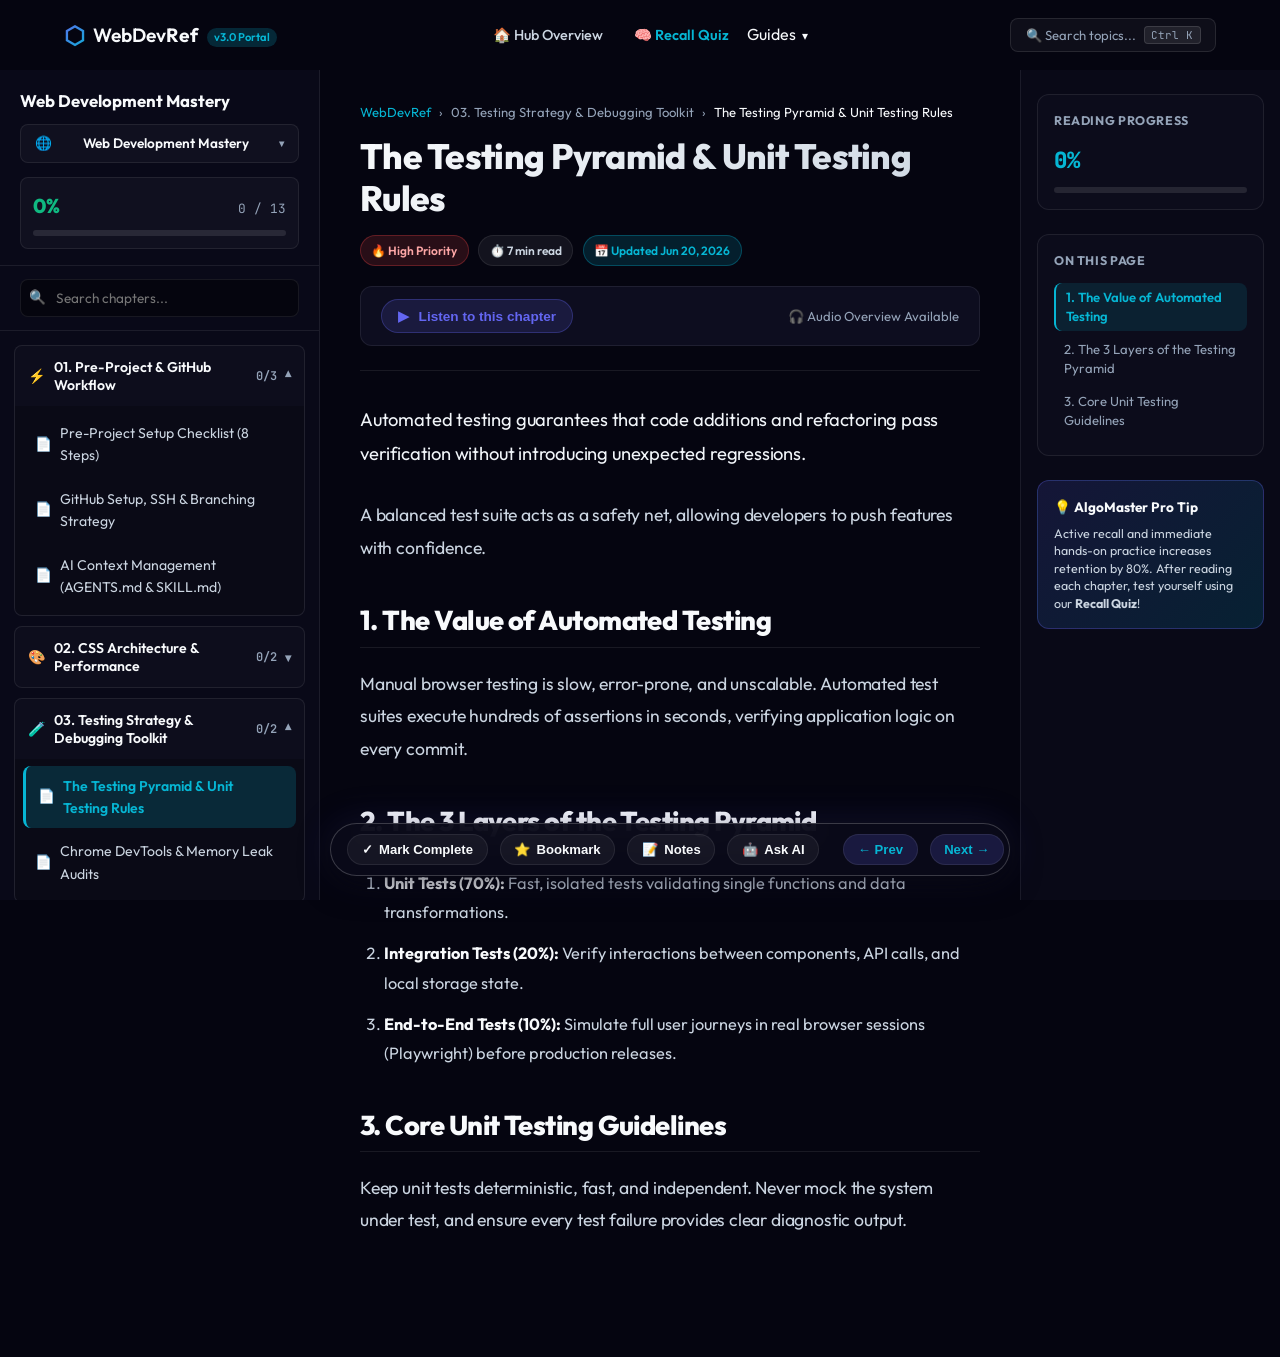
<file: pages/testing-debugging.html>
<!DOCTYPE html>
<html lang="en">
<head>
  <meta charset="UTF-8" />
  <meta name="viewport" content="width=device-width, initial-scale=1.0" />
  <title>Testing Strategy & Debugging | WebDev Reference Portal</title>
  <script>
    window.location.replace("../portal.html#testing-pyramid");
  </script>
</head>
<body style="background:#050510; color:#f8fafc; font-family:sans-serif; display:flex; align-items:center; justify-content:center; min-height:100vh; text-align:center;">
  <div>
    <h2>Redirecting to AlgoMaster Knowledge Base Portal...</h2>
    <p><a href="../portal.html#testing-pyramid" style="color:#06b6d4;">Click here if not redirected automatically</a></p>
  </div>
</body>
</html>
</file>
<file: css/style.css>
/* ============================================================
   CSS RESET & CUSTOM PROPERTIES
   ============================================================ */
*, *::before, *::after {
  box-sizing: border-box;
  margin: 0;
  padding: 0;
}

/* Keyboard Focus Accessibility */
a:focus-visible,
button:focus-visible,
.btn:focus-visible,
.nav-link:focus-visible,
.dropdown-item:focus-visible {
  outline: 2px solid var(--accent-cyan);
  outline-offset: 3px;
  border-radius: 4px;
}

/* Skip Navigation Link */
.skip-link {
  position: absolute;
  top: -100%;
  left: 1rem;
  background: var(--accent-primary);
  color: white;
  padding: 0.75rem 1.5rem;
  border-radius: var(--radius-sm);
  z-index: 10001;
  font-weight: 600;
  font-family: 'Outfit', sans-serif;
  text-decoration: none;
  transition: top 0.2s ease;
}
.skip-link:focus {
  top: 1rem;
}

/* Dropdown toggle button reset (when <a> changed to <button>) */
button.dropdown-toggle {
  background: none;
  border: none;
  cursor: pointer;
  font-family: inherit;
  font-size: inherit;
  font-weight: inherit;
  color: inherit;
  padding: 0;
  width: 100%;
  text-align: left;
}

/* Nav link modifier classes (replaces inline styles) */
.nav-link--portal {
  color: var(--accent-green) !important;
  font-weight: 700 !important;
}
.nav-link--quiz {
  color: var(--accent-cyan) !important;
  font-weight: 600 !important;
}

/* Mobile search link — only visible in hamburger drawer */
.mobile-search-link {
  display: none;
}
@media (max-width: 1024px) {
  .mobile-search-link {
    display: block;
  }
  .mobile-search-link button {
    background: none;
    border: none;
    font-family: inherit;
    font-size: 1rem;
    font-weight: 500;
    color: var(--text-secondary);
    padding: 0.75rem 1rem;
    width: 100%;
    text-align: left;
    border-radius: 10px;
    cursor: pointer;
    transition: background 0.2s, color 0.2s;
  }
  .mobile-search-link button:hover {
    background: rgba(255,255,255,0.07);
    color: var(--text-primary);
  }
}

:root {
  /* Colour palette */
  --bg-primary: #050510;
  --bg-secondary: #0a0a1a;
  --bg-card: rgba(255,255,255,0.04);
  --bg-card-hover: rgba(255,255,255,0.08);
  --border: rgba(255,255,255,0.08);
  --border-hover: rgba(255,255,255,0.2);

  /* Accent gradient */
  --grad-start: #6366f1;  /* indigo */
  --grad-mid:   #8b5cf6;  /* violet */
  --grad-end:   #06b6d4;  /* cyan */

  --accent-primary: #6366f1;
  --accent-secondary: #8b5cf6;
  --accent-cyan: #06b6d4;
  --accent-green: #10b981;
  --accent-amber: #f59e0b;
  --accent-red: #ef4444;

  /* Text (WCAG AA Compliant Contrast) */
  --text-primary: #f8fafc;
  --text-secondary: #cbd5e1;
  --text-muted: #94a3b8;

  /* Spacing */
  --section-padding: 4rem 0;
  --container-width: 1200px;

  /* Radius */
  --radius-sm: 8px;
  --radius-md: 12px;
  --radius-lg: 20px;
  --radius-xl: 32px;

  /* Shadows */
  --shadow-glow: 0 0 40px rgba(99,102,241,0.15);
  --shadow-card: 0 4px 24px rgba(0,0,0,0.4);
}

html {
  scroll-behavior: smooth;
  font-size: 16px;
}

body {
  font-family: 'Outfit', sans-serif;
  background-color: var(--bg-primary);
  color: var(--text-primary);
  line-height: 1.6;
  overflow-x: hidden;
}

/* ============================================================
   TYPOGRAPHY
   ============================================================ */
h1,h2,h3,h4,h5,h6 {
  line-height: 1.2;
  font-weight: 700;
}

code {
  font-family: 'JetBrains Mono', monospace;
  background: rgba(99,102,241,0.15);
  color: var(--accent-cyan);
  padding: 2px 6px;
  border-radius: 4px;
  font-size: 0.85em;
}

.gradient-text {
  background: linear-gradient(135deg, var(--grad-start), var(--grad-mid), var(--grad-end));
  -webkit-background-clip: text;
  background-clip: text;
  -webkit-text-fill-color: transparent;
}

/* ============================================================
   LAYOUT UTILITIES
   ============================================================ */
.container {
  max-width: var(--container-width);
  margin: 0 auto;
  padding: 0 1.5rem;
}

.section {
  padding: var(--section-padding);
  position: relative;
}

.section-alt {
  background: var(--bg-secondary);
}

/* Card Equal-Height Grid Alignment */
.pp-card,
.law-card,
.perf-card,
.debug-card,
.api-card,
.deploy-env-card,
.deploy-platform-card,
.cs-card,
.gap-category,
.tool-category,
.pillar-card {
  display: flex;
  flex-direction: column;
  height: 100%;
}

/* Performance: promote frequently animated cards to their own compositor layer */
.pp-card,
.law-card,
.track-card,
.pillar-card,
.cs-card {
  will-change: transform;
}

.section-header {
  text-align: center;
  margin-bottom: 2.5rem;
}

.section + .section::before {
  content: '';
  display: block;
  height: 1px;
  background: linear-gradient(90deg, transparent, rgba(99,102,241,0.25), transparent);
  margin-bottom: 2rem;
}

.section-tag {
  display: inline-block;
  background: linear-gradient(135deg, rgba(99,102,241,0.2), rgba(6,182,212,0.2));
  border: 1px solid rgba(99,102,241,0.4);
  color: var(--accent-cyan);
  font-size: 0.75rem;
  font-weight: 600;
  letter-spacing: 0.12em;
  text-transform: uppercase;
  padding: 0.35rem 1rem;
  border-radius: 100px;
  margin-bottom: 1rem;
}

.section-title {
  font-size: clamp(2rem, 4vw, 3.2rem);
  margin-bottom: 1rem;
}

.section-subtitle {
  color: var(--text-secondary);
  max-width: 600px;
  margin: 0 auto;
  font-size: 1.05rem;
}

/* ============================================================
   NAVIGATION
   ============================================================ */
.navbar {
  position: fixed;
  top: 0;
  left: 0;
  right: 0;
  z-index: 1000;
  padding: 1rem 0;
  transition: background 0.3s, backdrop-filter 0.3s, border-bottom 0.3s;
}

.navbar.scrolled {
  background: rgba(5,5,16,0.85);
  backdrop-filter: blur(20px);
  border-bottom: 1px solid var(--border);
}

.nav-inner {
  max-width: var(--container-width);
  margin: 0 auto;
  padding: 0 1.5rem;
  display: flex;
  align-items: center;
  justify-content: space-between;
  gap: 2rem;
}

.nav-logo {
  text-decoration: none;
  color: var(--text-primary);
  font-size: 1.2rem;
  font-weight: 600;
  display: flex;
  align-items: center;
  gap: 0.5rem;
}

.logo-icon {
  font-size: 1.5rem;
  background: linear-gradient(135deg, var(--grad-start), var(--grad-end));
  -webkit-background-clip: text;
  background-clip: text;
  -webkit-text-fill-color: transparent;
}

.nav-links {
  display: flex;
  list-style: none;
  gap: 0.25rem;
}

.nav-link {
  text-decoration: none;
  color: var(--text-secondary);
  font-size: 0.9rem;
  font-weight: 500;
  padding: 0.5rem 0.85rem;
  border-radius: 8px;
  transition: color 0.2s, background 0.2s;
}

.nav-link:hover, .nav-link.active {
  color: var(--text-primary);
  background: rgba(255,255,255,0.07);
}

/* Quick Search Input */
.nav-search {
  position: relative;
  display: flex;
  align-items: center;
}

.nav-search input {
  background: rgba(255, 255, 255, 0.06);
  border: 1px solid var(--border);
  color: var(--text-primary);
  font-family: inherit;
  font-size: 0.85rem;
  padding: 0.45rem 0.85rem;
  border-radius: 100px;
  outline: none;
  width: 170px;
  transition: width 0.3s ease, border-color 0.3s ease, background 0.3s ease;
}

.nav-search input:focus {
  width: 220px;
  border-color: var(--accent-cyan);
  background: rgba(255, 255, 255, 0.1);
  box-shadow: 0 0 15px rgba(6, 182, 212, 0.2);
}

/* Copy Code Button */
.pp-code-block, pre {
  position: relative;
}

.copy-code-btn {
  position: absolute;
  top: 0.5rem;
  right: 0.5rem;
  background: rgba(255, 255, 255, 0.08);
  border: 1px solid var(--border);
  color: var(--text-secondary);
  font-size: 0.72rem;
  font-family: inherit;
  padding: 0.25rem 0.6rem;
  border-radius: 6px;
  cursor: pointer;
  transition: background 0.2s, color 0.2s, border-color 0.2s;
  z-index: 5;
}

.copy-code-btn:hover {
  background: rgba(99, 102, 241, 0.2);
  color: var(--text-primary);
  border-color: var(--accent-primary);
}

.copy-code-btn.copied {
  background: rgba(16, 185, 129, 0.2);
  color: var(--accent-green);
  border-color: var(--accent-green);
}

/* Floating Back to Top Button */
.back-to-top {
  position: fixed;
  bottom: 2rem;
  right: 2rem;
  width: 44px;
  height: 44px;
  border-radius: 50%;
  background: rgba(10, 10, 26, 0.9);
  backdrop-filter: blur(15px);
  border: 1px solid var(--border);
  color: var(--accent-cyan);
  font-size: 1.25rem;
  font-weight: 700;
  cursor: pointer;
  display: flex;
  align-items: center;
  justify-content: center;
  opacity: 0;
  visibility: hidden;
  transform: translateY(15px);
  transition: opacity 0.3s ease, transform 0.3s ease, border-color 0.3s ease, background 0.3s ease;
  z-index: 999;
  box-shadow: 0 4px 20px rgba(0,0,0,0.5);
}

.back-to-top.visible {
  opacity: 1;
  visibility: visible;
  transform: translateY(0);
}

.back-to-top:hover {
  border-color: var(--accent-cyan);
  background: rgba(6, 182, 212, 0.15);
  box-shadow: var(--shadow-glow);
}

/* Toast Notifications */
.toast-container {
  position: fixed;
  bottom: 2rem;
  left: 2rem;
  display: flex;
  flex-direction: column;
  gap: 0.5rem;
  z-index: 2000;
  pointer-events: none;
}

.toast {
  background: rgba(10, 10, 26, 0.95);
  backdrop-filter: blur(20px);
  border: 1px solid var(--accent-cyan);
  color: var(--text-primary);
  font-size: 0.88rem;
  padding: 0.65rem 1.25rem;
  border-radius: 10px;
  box-shadow: 0 10px 30px rgba(0,0,0,0.5);
  animation: toastIn 0.3s cubic-bezier(0.4, 0, 0.2, 1);
  display: flex;
  align-items: center;
  gap: 0.5rem;
}

@keyframes toastIn {
  from { opacity: 0; transform: translateY(20px); }
  to { opacity: 1; transform: translateY(0); }
}

/* Dropdown Menu Styles */
.nav-item-dropdown {
  position: relative;
}

.dropdown-arrow {
  display: inline-block;
  font-size: 0.75em;
  margin-left: 0.2rem;
  transition: transform 0.2s ease;
}

.nav-item-dropdown:hover .dropdown-arrow {
  transform: rotate(180deg);
}

.dropdown-menu {
  position: absolute;
  top: 100%;
  left: 0;
  min-width: 210px;
  background: rgba(10, 10, 26, 0.96);
  backdrop-filter: blur(20px);
  -webkit-backdrop-filter: blur(20px);
  border: 1px solid var(--border);
  border-radius: var(--radius-md);
  padding: 0.5rem;
  list-style: none;
  display: flex;
  flex-direction: column;
  gap: 0.25rem;
  opacity: 0;
  visibility: hidden;
  transform: translateY(10px);
  transition: opacity 0.25s ease, transform 0.25s ease, visibility 0.25s ease;
  box-shadow: 0 10px 30px rgba(0,0,0,0.5);
  z-index: 1050;
}

.nav-item-dropdown:hover .dropdown-menu,
.nav-item-dropdown:focus-within .dropdown-menu {
  opacity: 1;
  visibility: visible;
  transform: translateY(0);
}

.dropdown-item {
  display: block;
  padding: 0.5rem 0.85rem;
  color: var(--text-secondary);
  text-decoration: none;
  font-size: 0.88rem;
  font-weight: 500;
  border-radius: 6px;
  transition: color 0.2s, background 0.2s;
}

.dropdown-item:hover {
  color: var(--text-primary);
  background: rgba(255,255,255,0.08);
}

.hamburger {
  display: none;
  flex-direction: column;
  justify-content: center;
  gap: 5px;
  background: rgba(255,255,255,0.05);
  border: 1px solid var(--border);
  border-radius: 8px;
  cursor: pointer;
  padding: 8px;
  z-index: 1051;
  width: 44px;  /* WCAG minimum tap target */
  height: 44px;
  transition: background 0.2s, border-color 0.2s;
}

.hamburger:hover {
  background: rgba(255,255,255,0.1);
  border-color: var(--border-hover);
}

.hamburger span {
  display: block;
  width: 20px;
  height: 2px;
  background: var(--text-primary);
  border-radius: 2px;
  transition: transform 0.3s ease, opacity 0.3s ease;
}

.hamburger.active span:nth-child(1) {
  transform: translateY(7px) rotate(45deg);
}
.hamburger.active span:nth-child(2) {
  opacity: 0;
}
.hamburger.active span:nth-child(3) {
  transform: translateY(-7px) rotate(-45deg);
}

/* ============================================================
   HERO SECTION
   ============================================================ */
.hero {
  min-height: 100vh;
  display: flex;
  flex-direction: column;
  align-items: center;
  justify-content: center;
  position: relative;
  overflow: hidden;
  text-align: center;
  padding: 6rem 1.5rem 4rem;
}

.hero-bg {
  position: absolute;
  inset: 0;
  overflow: hidden;
  pointer-events: none;
}

.hero-orb {
  position: absolute;
  border-radius: 50%;
  filter: blur(80px);
  opacity: 0.4;
  animation: orbFloat 12s ease-in-out infinite;
}

.orb1 {
  width: 500px;
  height: 500px;
  background: radial-gradient(circle, #6366f1, transparent);
  top: -100px;
  left: -100px;
  animation-delay: 0s;
}

.orb2 {
  width: 400px;
  height: 400px;
  background: radial-gradient(circle, #8b5cf6, transparent);
  top: 30%;
  right: -100px;
  animation-delay: -4s;
}

.orb3 {
  width: 350px;
  height: 350px;
  background: radial-gradient(circle, #06b6d4, transparent);
  bottom: -50px;
  left: 30%;
  animation-delay: -8s;
}

@keyframes orbFloat {
  0%, 100% { transform: translate(0, 0) scale(1); }
  33% { transform: translate(30px, -30px) scale(1.05); }
  66% { transform: translate(-20px, 20px) scale(0.95); }
}

#particleCanvas {
  position: absolute;
  inset: 0;
  width: 100%;
  height: 100%;
}

.hero-content {
  position: relative;
  z-index: 1;
  max-width: 800px;
}

.hero-badge {
  display: inline-flex;
  align-items: center;
  gap: 0.5rem;
  background: rgba(255,255,255,0.06);
  border: 1px solid rgba(255,255,255,0.12);
  padding: 0.4rem 1rem;
  border-radius: 100px;
  font-size: 0.8rem;
  color: var(--text-secondary);
  margin-bottom: 2rem;
  backdrop-filter: blur(10px);
}

.badge-dot {
  width: 6px;
  height: 6px;
  background: var(--accent-green);
  border-radius: 50%;
  animation: pulse 2s ease-in-out infinite;
}

@keyframes pulse {
  0%, 100% { opacity: 1; transform: scale(1); }
  50% { opacity: 0.5; transform: scale(0.8); }
}

.hero-title {
  font-size: clamp(2.8rem, 7vw, 5.5rem);
  font-weight: 900;
  line-height: 1.05;
  margin-bottom: 1.5rem;
  letter-spacing: -0.02em;
}

.hero-subtitle {
  font-size: clamp(1rem, 2vw, 1.2rem);
  color: var(--text-secondary);
  max-width: 560px;
  margin: 0 auto 2.5rem;
  line-height: 1.7;
}

.highlight-num {
  color: var(--accent-cyan);
  font-weight: 700;
}

.hero-cta {
  display: flex;
  gap: 1rem;
  justify-content: center;
  flex-wrap: wrap;
  margin-bottom: 3.5rem;
}

.btn {
  display: inline-flex;
  align-items: center;
  gap: 0.5rem;
  text-decoration: none;
  font-weight: 600;
  font-size: 0.95rem;
  padding: 0.85rem 1.75rem;
  border-radius: 12px;
  transition: all 0.25s;
  cursor: pointer;
  border: none;
}

.btn-primary {
  background: linear-gradient(135deg, var(--grad-start), var(--grad-mid));
  color: white;
  box-shadow: 0 4px 20px rgba(99,102,241,0.4);
}

.btn-primary:hover {
  transform: translateY(-2px);
  box-shadow: 0 8px 30px rgba(99,102,241,0.5);
}

.btn-ghost {
  background: rgba(255,255,255,0.06);
  border: 1px solid rgba(255,255,255,0.12);
  color: var(--text-primary);
  backdrop-filter: blur(10px);
}

.btn-ghost:hover {
  background: rgba(255,255,255,0.1);
  border-color: rgba(255,255,255,0.25);
  transform: translateY(-2px);
}

.hero-stats {
  display: flex;
  align-items: center;
  justify-content: center;
  gap: 2.5rem;
  flex-wrap: wrap;
}

.stat { text-align: center; }

.stat-num {
  display: block;
  font-size: 2rem;
  font-weight: 800;
  background: linear-gradient(135deg, var(--grad-start), var(--grad-end));
  -webkit-background-clip: text;
  background-clip: text;
  -webkit-text-fill-color: transparent;
}

.stat-label {
  font-size: 0.8rem;
  color: var(--text-muted);
  text-transform: uppercase;
  letter-spacing: 0.08em;
}

.stat-divider {
  width: 1px;
  height: 40px;
  background: var(--border);
}

.scroll-indicator {
  position: absolute;
  bottom: 2rem;
  left: 50%;
  transform: translateX(-50%);
  display: flex;
  flex-direction: column;
  align-items: center;
  gap: 0.5rem;
  color: var(--text-muted);
  font-size: 0.75rem;
}

.scroll-arrow {
  width: 20px;
  height: 20px;
  border-right: 2px solid var(--text-muted);
  border-bottom: 2px solid var(--text-muted);
  transform: rotate(45deg);
  animation: scrollBounce 1.5s ease-in-out infinite;
}

@keyframes scrollBounce {
  0%, 100% { transform: rotate(45deg) translateY(0); }
  50% { transform: rotate(45deg) translateY(5px); }
}

/* ============================================================
   LAWS GRID
   ============================================================ */
.laws-grid {
  display: grid;
  grid-template-columns: repeat(auto-fill, minmax(340px, 1fr));
  gap: 1.5rem;
}

.law-card {
  background: var(--bg-card);
  border: 1px solid var(--border);
  border-radius: var(--radius-lg);
  padding: 2rem;
  position: relative;
  overflow: hidden;
  transition: all 0.3s;
  cursor: default;
}

.law-card::before {
  content: '';
  position: absolute;
  inset: 0;
  background: linear-gradient(135deg, rgba(99,102,241,0.05), rgba(6,182,212,0.05));
  opacity: 0;
  transition: opacity 0.3s;
}

.law-card:hover {
  border-color: rgba(99,102,241,0.4);
  transform: translateY(-4px);
  box-shadow: var(--shadow-glow), var(--shadow-card);
}

.law-card:hover::before {
  opacity: 1;
}

.law-num {
  position: absolute;
  top: 1.25rem;
  right: 1.25rem;
  font-size: 3rem;
  font-weight: 900;
  color: rgba(99,102,241,0.12);
  font-family: 'JetBrains Mono', monospace;
  line-height: 1;
}

.law-icon {
  font-size: 2.5rem;
  margin-bottom: 1rem;
  display: block;
}

.law-card h3 {
  font-size: 1.15rem;
  margin-bottom: 0.75rem;
  color: var(--text-primary);
}

.law-card p {
  color: var(--text-secondary);
  font-size: 0.92rem;
  line-height: 1.7;
  margin-bottom: 1.25rem;
}

.law-tags {
  display: flex;
  gap: 0.5rem;
  flex-wrap: wrap;
}

.law-tags span {
  font-size: 0.72rem;
  font-weight: 600;
  letter-spacing: 0.05em;
  color: var(--accent-cyan);
  background: rgba(6,182,212,0.1);
  border: 1px solid rgba(6,182,212,0.25);
  padding: 0.2rem 0.6rem;
  border-radius: 100px;
}

/* ============================================================
   WORKFLOW TIMELINE
   ============================================================ */
.workflow-timeline {
  display: flex;
  flex-direction: column;
  gap: 0;
  position: relative;
  max-width: 860px;
  margin: 0 auto;
}

.workflow-timeline::before {
  content: '';
  position: absolute;
  left: 40px;
  top: 0;
  bottom: 0;
  width: 2px;
  background: linear-gradient(180deg, var(--grad-start), var(--grad-mid), var(--grad-end));
  opacity: 0.4;
}

.phase-card {
  display: grid;
  grid-template-columns: auto 1fr;
  grid-template-rows: auto auto auto auto;
  gap: 0.5rem 1.5rem;
  padding: 2rem 0 2rem 5rem;
  position: relative;
}

.phase-connector {
  position: absolute;
  left: 33px;
  top: 2.5rem;
  width: 16px;
  height: 16px;
  border-radius: 50%;
  background: linear-gradient(135deg, var(--grad-start), var(--grad-end));
  z-index: 1;
  box-shadow: 0 0 12px rgba(99,102,241,0.5);
}

.phase-badge {
  grid-column: 1 / -1;
  display: inline-flex;
  align-items: center;
  font-size: 0.72rem;
  font-weight: 700;
  letter-spacing: 0.1em;
  text-transform: uppercase;
  color: var(--accent-primary);
  background: rgba(99,102,241,0.1);
  border: 1px solid rgba(99,102,241,0.25);
  padding: 0.2rem 0.7rem;
  border-radius: 100px;
  width: fit-content;
  margin-bottom: 0.25rem;
}

.phase-icon {
  font-size: 1.75rem;
}

.phase-card h3 {
  font-size: 1.2rem;
  color: var(--text-primary);
  align-self: center;
}

.phase-card p {
  grid-column: 1 / -1;
  color: var(--text-secondary);
  font-size: 0.92rem;
  line-height: 1.7;
}

.phase-checklist {
  grid-column: 1 / -1;
  list-style: none;
  display: grid;
  grid-template-columns: repeat(auto-fill, minmax(220px, 1fr));
  gap: 0.4rem;
}

.phase-checklist li {
  font-size: 0.85rem;
  color: var(--text-secondary);
  display: flex;
  align-items: center;
  gap: 0.5rem;
}

.phase-checklist li::before {
  content: '✓';
  color: var(--accent-green);
  font-weight: 700;
  font-size: 0.9rem;
  flex-shrink: 0;
}

.phase-output {
  grid-column: 1 / -1;
  display: flex;
  align-items: center;
  gap: 0.5rem;
  font-size: 0.85rem;
  font-weight: 600;
  color: var(--accent-cyan);
  margin-top: 0.25rem;
  padding-top: 0.75rem;
  border-top: 1px solid var(--border);
}

/* ============================================================
   KNOWLEDGE GAPS
   ============================================================ */
.gaps-grid {
  display: grid;
  grid-template-columns: repeat(auto-fill, minmax(360px, 1fr));
  gap: 2rem;
}

.gap-category {
  background: var(--bg-card);
  border: 1px solid var(--border);
  border-radius: var(--radius-lg);
  overflow: hidden;
  transition: border-color 0.3s;
}

.gap-category:hover {
  border-color: rgba(99,102,241,0.3);
}

.gap-cat-header {
  display: flex;
  align-items: center;
  gap: 1rem;
  padding: 1.25rem 1.5rem;
  background: rgba(255,255,255,0.03);
  border-bottom: 1px solid var(--border);
}

.gap-cat-icon {
  font-size: 1.75rem;
}

.gap-cat-header h3 {
  font-size: 1.05rem;
}

.gap-items {
  padding: 0.75rem;
  display: flex;
  flex-direction: column;
  gap: 0.5rem;
}

.gap-item {
  padding: 1rem 1.25rem;
  border-radius: var(--radius-sm);
  background: rgba(255,255,255,0.02);
  border: 1px solid transparent;
  transition: background 0.2s, border-color 0.2s;
}

.gap-item:hover {
  background: rgba(255,255,255,0.05);
  border-color: var(--border);
}

.gap-level {
  display: inline-block;
  font-size: 0.65rem;
  font-weight: 700;
  letter-spacing: 0.08em;
  text-transform: uppercase;
  padding: 0.15rem 0.55rem;
  border-radius: 100px;
  margin-bottom: 0.35rem;
}

.level-high {
  background: rgba(239,68,68,0.15);
  color: #ef4444;
  border: 1px solid rgba(239,68,68,0.3);
}

.level-med {
  background: rgba(245,158,11,0.15);
  color: #f59e0b;
  border: 1px solid rgba(245,158,11,0.3);
}

.level-low {
  background: rgba(16,185,129,0.15);
  color: #10b981;
  border: 1px solid rgba(16,185,129,0.3);
}

.gap-item h4 {
  font-size: 0.95rem;
  margin-bottom: 0.35rem;
}

.gap-item p {
  font-size: 0.85rem;
  color: var(--text-secondary);
  line-height: 1.65;
}

/* ============================================================
   AI ACCELERATION SECTION
   ============================================================ */
.section-ai {
  background: linear-gradient(180deg, var(--bg-primary) 0%, #08081a 50%, var(--bg-primary) 100%);
}

.ai-velocity-banner {
  display: grid;
  grid-template-columns: repeat(4, 1fr);
  gap: 1px;
  background: var(--border);
  border-radius: var(--radius-lg);
  overflow: hidden;
  margin-bottom: 3.5rem;
  border: 1px solid var(--border);
}

.velocity-item {
  background: var(--bg-card);
  padding: 2rem 1.5rem;
  text-align: center;
  transition: background 0.3s;
}

.velocity-item:hover {
  background: var(--bg-card-hover);
}

.velocity-num {
  display: block;
  font-size: clamp(1.8rem, 3vw, 2.8rem);
  font-weight: 900;
  background: linear-gradient(135deg, var(--grad-start), var(--grad-end));
  -webkit-background-clip: text;
  background-clip: text;
  -webkit-text-fill-color: transparent;
  margin-bottom: 0.5rem;
}

.velocity-label {
  font-size: 0.8rem;
  color: var(--text-secondary);
  text-transform: uppercase;
  letter-spacing: 0.06em;
}

.ai-pillars {
  display: grid;
  grid-template-columns: repeat(auto-fill, minmax(340px, 1fr));
  gap: 1.5rem;
  margin-bottom: 3.5rem;
}

.pillar-card {
  background: var(--bg-card);
  border: 1px solid var(--border);
  border-radius: var(--radius-lg);
  padding: 2rem;
  transition: all 0.3s;
  position: relative;
  overflow: hidden;
}

.pillar-card::after {
  content: '';
  position: absolute;
  bottom: 0;
  left: 0;
  right: 0;
  height: 3px;
  opacity: 0;
  transition: opacity 0.3s;
}

.pillar-1::after { background: linear-gradient(90deg, #6366f1, #8b5cf6); }
.pillar-2::after { background: linear-gradient(90deg, #8b5cf6, #06b6d4); }
.pillar-3::after { background: linear-gradient(90deg, #06b6d4, #10b981); }
.pillar-4::after { background: linear-gradient(90deg, #10b981, #f59e0b); }
.pillar-5::after { background: linear-gradient(90deg, #f59e0b, #ef4444); }
.pillar-6::after { background: linear-gradient(90deg, #ef4444, #6366f1); }

.pillar-card:hover {
  transform: translateY(-4px);
  border-color: rgba(99,102,241,0.35);
  box-shadow: var(--shadow-glow);
}

.pillar-card:hover::after {
  opacity: 1;
}

.pillar-icon {
  font-size: 2.5rem;
  margin-bottom: 1rem;
  display: block;
}

.pillar-card h3 {
  font-size: 1.1rem;
  margin-bottom: 0.75rem;
}

.pillar-card p {
  color: var(--text-secondary);
  font-size: 0.9rem;
  line-height: 1.7;
  margin-bottom: 1.25rem;
}

.pillar-examples {
  display: flex;
  flex-wrap: wrap;
  gap: 0.5rem;
}

.example-chip {
  font-size: 0.72rem;
  font-weight: 500;
  padding: 0.3rem 0.75rem;
  border-radius: 100px;
  background: rgba(99,102,241,0.12);
  border: 1px solid rgba(99,102,241,0.25);
  color: var(--text-secondary);
  transition: background 0.2s, color 0.2s;
}

.pillar-card:hover .example-chip {
  background: rgba(99,102,241,0.2);
  color: var(--text-primary);
}

/* AI Comparison Table */
.ai-workflow-table {
  background: var(--bg-card);
  border: 1px solid var(--border);
  border-radius: var(--radius-lg);
  overflow: hidden;
}

.ai-workflow-table h3 {
  padding: 1.5rem 2rem;
  font-size: 1.2rem;
  border-bottom: 1px solid var(--border);
}

.table-wrapper {
  overflow-x: auto;
  -webkit-overflow-scrolling: touch;
}

table {
  width: 100%;
  border-collapse: collapse;
}

thead th {
  padding: 1rem 1.5rem;
  text-align: left;
  font-size: 0.8rem;
  font-weight: 700;
  letter-spacing: 0.06em;
  text-transform: uppercase;
  color: var(--text-muted);
  background: rgba(255,255,255,0.02);
  border-bottom: 1px solid var(--border);
}

tbody td {
  padding: 1rem 1.5rem;
  font-size: 0.9rem;
  color: var(--text-secondary);
  border-bottom: 1px solid rgba(255,255,255,0.04);
}

tbody tr:last-child td {
  border-bottom: none;
}

tbody tr:hover td {
  background: rgba(255,255,255,0.03);
}

.gain {
  font-weight: 700;
  color: var(--accent-green) !important;
  font-family: 'JetBrains Mono', monospace;
}

/* ============================================================
   ANTIGRAVITY SECTION
   ============================================================ */
.ag-hero-block {
  display: flex;
  align-items: center;
  gap: 2.5rem;
  background: linear-gradient(135deg, rgba(99,102,241,0.08), rgba(6,182,212,0.08));
  border: 1px solid rgba(99,102,241,0.25);
  border-radius: var(--radius-xl);
  padding: 2.5rem 3rem;
  margin-bottom: 3rem;
}

.ag-logo {
  font-size: 5rem;
  flex-shrink: 0;
  background: linear-gradient(135deg, var(--grad-start), var(--grad-end));
  -webkit-background-clip: text;
  background-clip: text;
  -webkit-text-fill-color: transparent;
  line-height: 1;
}

.ag-hero-text h3 {
  font-size: 1.5rem;
  margin-bottom: 0.75rem;
}

.ag-hero-text p {
  color: var(--text-secondary);
  line-height: 1.75;
  font-size: 0.97rem;
}

.ag-principles {
  display: flex;
  flex-direction: column;
  gap: 0;
  margin-bottom: 3rem;
}

.ag-principle {
  display: grid;
  grid-template-columns: 80px 1fr;
  gap: 2rem;
  padding: 2rem 0;
  border-bottom: 1px solid var(--border);
  transition: background 0.2s;
}

.ag-principle:last-child {
  border-bottom: none;
}

.ag-principle:hover {
  background: rgba(255,255,255,0.02);
  border-radius: var(--radius-md);
  padding-left: 1rem;
  padding-right: 1rem;
}

.ag-principle-num {
  font-size: 2.5rem;
  font-weight: 900;
  font-family: 'JetBrains Mono', monospace;
  color: rgba(99,102,241,0.3);
  line-height: 1;
  padding-top: 0.25rem;
}

.ag-principle-content h3 {
  font-size: 1.1rem;
  margin-bottom: 0.6rem;
}

.ag-principle-content p {
  color: var(--text-secondary);
  font-size: 0.92rem;
  line-height: 1.7;
  margin-bottom: 1rem;
}

.ag-tip {
  background: rgba(99,102,241,0.08);
  border: 1px solid rgba(99,102,241,0.2);
  border-left: 3px solid var(--accent-primary);
  padding: 0.85rem 1.1rem;
  border-radius: 0 var(--radius-sm) var(--radius-sm) 0;
  font-size: 0.87rem;
  color: var(--text-secondary);
  line-height: 1.6;
}

.ag-tip span {
  color: var(--accent-primary);
  font-weight: 700;
  margin-right: 0.25rem;
}

/* Best Practices */
.ag-best-practices {
  background: var(--bg-card);
  border: 1px solid var(--border);
  border-radius: var(--radius-lg);
  overflow: hidden;
}

.ag-best-practices h3 {
  padding: 1.5rem 2rem;
  border-bottom: 1px solid var(--border);
  font-size: 1.2rem;
}

.bp-grid {
  display: grid;
  grid-template-columns: 1fr 1fr;
  gap: 0;
}

.bp-card {
  padding: 2rem;
}

.bp-card:first-child {
  border-right: 1px solid var(--border);
}

.bp-label {
  font-size: 0.85rem;
  font-weight: 700;
  margin-bottom: 1rem;
}

.bp-card ul {
  list-style: none;
  display: flex;
  flex-direction: column;
  gap: 0.7rem;
}

.bp-card ul li {
  font-size: 0.9rem;
  color: var(--text-secondary);
  padding-left: 1.25rem;
  position: relative;
  line-height: 1.5;
}

.bp-do li::before {
  content: '✓';
  position: absolute;
  left: 0;
  color: var(--accent-green);
  font-weight: 700;
}

.bp-dont li::before {
  content: '✗';
  position: absolute;
  left: 0;
  color: var(--accent-red);
  font-weight: 700;
}

/* ============================================================
   CHEAT SHEET
   ============================================================ */
.cheatsheet-grid {
  display: grid;
  grid-template-columns: repeat(auto-fill, minmax(340px, 1fr));
  gap: 1.5rem;
}

.cs-card {
  background: var(--bg-card);
  border: 1px solid var(--border);
  border-radius: var(--radius-lg);
  padding: 1.75rem;
  transition: all 0.3s;
}

.cs-card:hover {
  border-color: rgba(99,102,241,0.35);
  transform: translateY(-3px);
  box-shadow: var(--shadow-card);
}

.cs-card h3 {
  font-size: 1rem;
  margin-bottom: 1.25rem;
  padding-bottom: 1rem;
  border-bottom: 1px solid var(--border);
}

.cs-card ul {
  list-style: none;
  display: flex;
  flex-direction: column;
  gap: 0.65rem;
}

.cs-card li {
  font-size: 0.88rem;
  color: var(--text-secondary);
  padding-left: 1.1rem;
  position: relative;
  line-height: 1.5;
}

.cs-card li::before {
  content: '▸';
  position: absolute;
  left: 0;
  color: var(--accent-primary);
  font-size: 0.8rem;
}

/* ============================================================
   FOOTER
   ============================================================ */
.footer {
  background: var(--bg-secondary);
  border-top: 1px solid var(--border);
  padding: 3rem 0 1.5rem;
}

.footer-inner {
  display: flex;
  align-items: flex-start;
  justify-content: space-between;
  gap: 2rem;
  flex-wrap: wrap;
  margin-bottom: 2rem;
}

.footer-brand {
  display: flex;
  flex-direction: column;
  gap: 0.5rem;
}

.footer-brand > :first-child {
  display: flex;
  align-items: center;
  gap: 0.5rem;
  font-size: 1.1rem;
  font-weight: 600;
}

.footer-brand p {
  color: var(--text-muted);
  font-size: 0.85rem;
}

.footer-links {
  display: flex;
  gap: 1rem;
  flex-wrap: wrap;
  align-items: center;
}

.footer-links a {
  color: var(--text-secondary);
  text-decoration: none;
  font-size: 0.9rem;
  transition: color 0.2s;
}

.footer-links a:hover {
  color: var(--text-primary);
}

.footer-bottom {
  padding-top: 1.5rem;
  border-top: 1px solid var(--border);
  text-align: center;
  color: var(--text-muted);
  font-size: 0.82rem;
}

/* ============================================================
   SCROLL REVEAL ANIMATION
   ============================================================ */
.reveal {
  opacity: 0;
  transform: translateY(30px);
  transition: opacity 0.6s ease, transform 0.6s ease;
}

.reveal.visible {
  opacity: 1;
  transform: translateY(0);
}

/* ============================================================
   RESPONSIVE
   ============================================================ */
@media (max-width: 900px) {
  .ai-velocity-banner {
    grid-template-columns: repeat(2, 1fr);
  }
  .ag-hero-block {
    flex-direction: column;
    text-align: center;
    padding: 2rem;
  }
  .bp-grid {
    grid-template-columns: 1fr;
  }
  .bp-card:first-child {
    border-right: none;
    border-bottom: 1px solid var(--border);
  }
  .workflow-timeline::before {
    display: none;
  }
  .phase-card {
    padding-left: 1rem;
  }
  .phase-connector {
    display: none;
  }
}

@media (max-width: 640px) {
  .laws-grid,
  .ai-pillars,
  .cheatsheet-grid,
  .gaps-grid {
    grid-template-columns: 1fr;
  }
  .ai-velocity-banner {
    grid-template-columns: 1fr 1fr;
  }
  .hero-stats {
    gap: 1.5rem;
  }
  .stat-divider {
    display: none;
  }
  .ag-principle {
    grid-template-columns: 1fr;
    gap: 0.75rem;
  }
  .ag-principle-num {
    font-size: 1.5rem;
  }
  .section-title {
    font-size: 1.8rem;
  }
  .quiz-category-pills {
    flex-wrap: nowrap;
    overflow-x: auto;
    -webkit-overflow-scrolling: touch;
    scrollbar-width: none;
    padding-bottom: 0.5rem;
    justify-content: flex-start;
  }
  .quiz-category-pills::-webkit-scrollbar {
    display: none;
  }
  .quiz-pill {
    flex-shrink: 0;
  }
}

/* ============================================================
   AI CONTEXT FILES SECTION
   ============================================================ */

/* Why banner */
.aic-why-banner {
  display: grid;
  grid-template-columns: 1fr auto 1fr;
  gap: 2rem;
  align-items: center;
  background: var(--bg-card);
  border: 1px solid var(--border);
  border-radius: var(--radius-lg);
  padding: 2rem 2.5rem;
  margin-bottom: 2.5rem;
}

.aic-why-item {
  display: flex;
  align-items: flex-start;
  gap: 1.25rem;
}

.aic-why-icon {
  font-size: 2rem;
  flex-shrink: 0;
}

.aic-why-item h4 {
  font-size: 1rem;
  margin-bottom: 0.4rem;
  color: var(--text-primary);
}

.aic-why-item p {
  font-size: 0.87rem;
  color: var(--text-secondary);
  line-height: 1.65;
}

.aic-why-divider {
  width: 2px;
  height: 80px;
  background: linear-gradient(180deg, transparent, var(--accent-primary), transparent);
  opacity: 0.5;
  flex-shrink: 0;
}

/* Block */
.aic-block {
  background: var(--bg-card);
  border: 1px solid var(--border);
  border-radius: var(--radius-lg);
  overflow: hidden;
  margin-bottom: 2rem;
  transition: border-color 0.3s;
}

.aic-block:hover {
  border-color: rgba(99,102,241,0.3);
}

.aic-block-header {
  display: flex;
  align-items: flex-start;
  gap: 1.25rem;
  padding: 1.75rem 2rem;
  background: rgba(255,255,255,0.03);
  border-bottom: 1px solid var(--border);
}

.aic-block-icon {
  font-size: 2rem;
  flex-shrink: 0;
  margin-top: 0.1rem;
}

.aic-block-header h3 {
  font-size: 1.3rem;
  margin-bottom: 0.35rem;
}

.aic-block-header p {
  color: var(--text-secondary);
  font-size: 0.92rem;
  line-height: 1.6;
}

/* Section pills */
.aic-template-intro {
  padding: 1.5rem 2rem;
  border-bottom: 1px solid var(--border);
}

.aic-template-intro h4 {
  font-size: 0.9rem;
  font-weight: 600;
  color: var(--text-muted);
  text-transform: uppercase;
  letter-spacing: 0.08em;
  margin-bottom: 1rem;
}

.aic-sections-grid {
  display: flex;
  flex-wrap: wrap;
  gap: 0.5rem;
}

.aic-section-pill {
  font-size: 0.82rem;
  font-weight: 500;
  padding: 0.3rem 0.85rem;
  border-radius: 100px;
  background: rgba(99,102,241,0.1);
  border: 1px solid rgba(99,102,241,0.25);
  color: var(--text-secondary);
  cursor: default;
  transition: all 0.2s;
}

.aic-section-pill:hover {
  background: rgba(99,102,241,0.2);
  color: var(--text-primary);
  border-color: rgba(99,102,241,0.5);
}

/* Template block with syntax highlighting */
.aic-template-block {
  padding: 1.5rem 2rem;
}

.aic-template-label {
  font-size: 0.8rem;
  font-weight: 600;
  color: var(--text-muted);
  text-transform: uppercase;
  letter-spacing: 0.08em;
  margin-bottom: 0.75rem;
}

.aic-code-scroll {
  background: rgba(0,0,0,0.5);
  border: 1px solid rgba(99,102,241,0.2);
  border-radius: var(--radius-md);
  padding: 1.5rem;
  overflow-x: auto;
  max-height: 480px;
  overflow-y: auto;
}

.aic-code-scroll pre {
  font-family: 'JetBrains Mono', monospace;
  font-size: 0.78rem;
  line-height: 1.75;
  color: var(--text-secondary);
  white-space: pre;
}

.aic-comment  { color: rgba(99,102,241,0.6); font-style: italic; }
.aic-heading  { color: #818cf8; font-weight: 700; }
.aic-key      { color: #22d3ee; }

/* Shared code block (folder layout, handoff) */
.aic-code-block {
  background: rgba(0,0,0,0.45);
  border: 1px solid rgba(99,102,241,0.2);
  border-radius: var(--radius-sm);
  padding: 1rem 1.25rem;
}

.aic-code-block pre {
  font-family: 'JetBrains Mono', monospace;
  font-size: 0.78rem;
  color: var(--accent-cyan);
  line-height: 1.7;
  white-space: pre;
  overflow-x: auto;
}

/* Docs grid */
.aic-docs-grid {
  display: grid;
  grid-template-columns: repeat(auto-fill, minmax(320px, 1fr));
  gap: 1px;
  background: var(--border);
  border-bottom: 1px solid var(--border);
}

.aic-doc-card {
  background: var(--bg-primary);
  padding: 1.5rem;
  transition: background 0.25s;
  display: flex;
  flex-direction: column;
  gap: 0.5rem;
}

.aic-doc-card:hover {
  background: var(--bg-card-hover);
}

.aic-doc-file {
  font-family: 'JetBrains Mono', monospace;
  font-size: 0.75rem;
  font-weight: 700;
  color: var(--accent-primary);
  background: rgba(99,102,241,0.1);
  border: 1px solid rgba(99,102,241,0.25);
  padding: 0.2rem 0.6rem;
  border-radius: 6px;
  display: inline-block;
  width: fit-content;
}

.aic-doc-card h4 {
  font-size: 0.98rem;
  color: var(--text-primary);
}

.aic-doc-card > p {
  font-size: 0.86rem;
  color: var(--text-secondary);
  line-height: 1.65;
  flex: 1;
}

.aic-doc-tip {
  font-size: 0.78rem;
  color: var(--accent-cyan);
  background: rgba(6,182,212,0.08);
  border: 1px solid rgba(6,182,212,0.2);
  border-radius: 6px;
  padding: 0.4rem 0.7rem;
  margin-top: auto;
}

/* Folder layout block */
.aic-folder-layout {
  padding: 1.5rem 2rem;
}

.aic-folder-label {
  font-size: 0.8rem;
  font-weight: 600;
  color: var(--text-muted);
  text-transform: uppercase;
  letter-spacing: 0.08em;
  margin-bottom: 0.75rem;
}

/* Knowledge table */
.aic-knowledge-table {
  padding: 1rem 2rem 2rem;
  display: flex;
  flex-direction: column;
  gap: 0.4rem;
}

.aic-kt-row {
  display: grid;
  grid-template-columns: 200px 1fr 150px 180px;
  gap: 1rem;
  align-items: center;
  padding: 0.85rem 1rem;
  border-radius: var(--radius-sm);
  font-size: 0.875rem;
  transition: background 0.2s;
}

.aic-kt-row:not(.aic-kt-header):hover {
  background: rgba(255,255,255,0.03);
}

.aic-kt-header {
  font-size: 0.7rem;
  font-weight: 700;
  letter-spacing: 0.08em;
  text-transform: uppercase;
  color: var(--text-muted);
  border-bottom: 1px solid var(--border);
  padding-bottom: 0.75rem;
  border-radius: 0;
}

.aic-kt-file {
  font-family: 'JetBrains Mono', monospace;
  font-size: 0.78rem;
  font-weight: 600;
  color: var(--accent-primary);
  background: rgba(99,102,241,0.1);
  border: 1px solid rgba(99,102,241,0.2);
  padding: 0.2rem 0.55rem;
  border-radius: 5px;
  display: inline-block;
}

.aic-kt-row span:not(.aic-kt-file) {
  color: var(--text-secondary);
  line-height: 1.5;
}

/* Living docs rules */
.aic-rules-grid {
  display: grid;
  grid-template-columns: repeat(auto-fill, minmax(320px, 1fr));
  gap: 1.5rem;
  padding: 1.75rem 2rem;
}

.aic-rule-card {
  border-radius: var(--radius-md);
  padding: 1.5rem;
  display: flex;
  flex-direction: column;
  gap: 0.6rem;
  border: 1px solid transparent;
}

.aic-rule-green {
  background: rgba(16,185,129,0.06);
  border-color: rgba(16,185,129,0.2);
}

.aic-rule-red {
  background: rgba(239,68,68,0.06);
  border-color: rgba(239,68,68,0.2);
}

.aic-rule-icon {
  font-size: 1.3rem;
}

.aic-rule-card h4 {
  font-size: 0.97rem;
  color: var(--text-primary);
}

.aic-rule-card > p {
  font-size: 0.86rem;
  color: var(--text-secondary);
  line-height: 1.65;
}

/* Handoff templates */
.aic-handoff-grid {
  display: grid;
  grid-template-columns: 1fr 1fr;
  gap: 1px;
  background: var(--border);
}

.aic-handoff-card {
  background: var(--bg-primary);
  padding: 1.75rem 2rem;
  display: flex;
  flex-direction: column;
  gap: 0.75rem;
  transition: background 0.2s;
}

.aic-handoff-card:hover {
  background: var(--bg-card-hover);
}

.aic-handoff-label {
  font-size: 0.75rem;
  font-weight: 700;
  text-transform: uppercase;
  letter-spacing: 0.1em;
  color: var(--accent-cyan);
}

/* Responsive */
@media (max-width: 900px) {
  .aic-why-banner {
    grid-template-columns: 1fr;
    text-align: center;
  }
  .aic-why-divider { display: none; }
  .aic-kt-row {
    grid-template-columns: 1fr 1fr;
    gap: 0.5rem;
  }
  .aic-kt-header span:nth-child(3),
  .aic-kt-header span:nth-child(4),
  .aic-kt-row span:nth-child(3),
  .aic-kt-row span:nth-child(4) {
    display: none;
  }
  .aic-handoff-grid {
    grid-template-columns: 1fr;
  }
  .aic-block-header {
    padding: 1.25rem;
  }
  .aic-rules-grid {
    padding: 1rem;
  }
}

/* ============================================================
   GITHUB SETUP & WORKFLOW SECTION
   ============================================================ */

/* Block container */
.gh-block {
  background: var(--bg-card);
  border: 1px solid var(--border);
  border-radius: var(--radius-lg);
  overflow: hidden;
  margin-bottom: 2rem;
  transition: border-color 0.3s;
}

.gh-block:hover {
  border-color: rgba(99,102,241,0.3);
}

.gh-block-header {
  display: flex;
  align-items: flex-start;
  gap: 1.25rem;
  padding: 1.75rem 2rem;
  background: rgba(255,255,255,0.03);
  border-bottom: 1px solid var(--border);
}

.gh-block-icon {
  font-size: 2rem;
  flex-shrink: 0;
  margin-top: 0.1rem;
}

.gh-block-header h3 {
  font-size: 1.3rem;
  margin-bottom: 0.35rem;
}

.gh-block-header p {
  color: var(--text-secondary);
  font-size: 0.92rem;
  line-height: 1.6;
}

/* Shared code block */
.gh-code {
  background: rgba(0,0,0,0.45);
  border: 1px solid rgba(99,102,241,0.2);
  border-radius: var(--radius-sm);
  padding: 0.9rem 1.1rem;
  margin-top: 0.6rem;
}

.gh-code pre {
  font-family: 'JetBrains Mono', monospace;
  font-size: 0.78rem;
  color: var(--accent-cyan);
  line-height: 1.7;
  white-space: pre;
  overflow-x: auto;
}

/* ── First-Time Steps ── */
.gh-steps {
  padding: 1.5rem 2rem;
  display: flex;
  flex-direction: column;
  gap: 1.5rem;
}

.gh-step {
  display: grid;
  grid-template-columns: 2.5rem 1fr;
  gap: 1rem;
  align-items: start;
}

.gh-step-num {
  width: 2.5rem;
  height: 2.5rem;
  border-radius: 50%;
  background: linear-gradient(135deg, var(--grad-start), var(--grad-mid));
  display: flex;
  align-items: center;
  justify-content: center;
  font-size: 0.85rem;
  font-weight: 800;
  color: white;
  flex-shrink: 0;
  box-shadow: 0 0 12px rgba(99,102,241,0.4);
}

.gh-step-body h4 {
  font-size: 1rem;
  margin-bottom: 0.35rem;
  color: var(--text-primary);
}

.gh-step-body > p {
  color: var(--text-secondary);
  font-size: 0.88rem;
  line-height: 1.65;
}

/* ── New Project Grid ── */
.gh-newproject-grid {
  display: grid;
  grid-template-columns: repeat(auto-fill, minmax(340px, 1fr));
  gap: 1px;
  background: var(--border);
}

.gh-np-card {
  background: var(--bg-primary);
  padding: 1.75rem 2rem;
  position: relative;
  transition: background 0.25s;
}

.gh-np-card:hover {
  background: var(--bg-card-hover);
}

.gh-np-num {
  font-family: 'JetBrains Mono', monospace;
  font-size: 0.7rem;
  font-weight: 700;
  color: var(--accent-primary);
  background: rgba(99,102,241,0.12);
  border: 1px solid rgba(99,102,241,0.25);
  padding: 0.15rem 0.55rem;
  border-radius: 100px;
  display: inline-block;
  margin-bottom: 0.75rem;
}

.gh-np-card h4 {
  font-size: 1rem;
  margin-bottom: 0.6rem;
  color: var(--text-primary);
}

.gh-np-card > p {
  font-size: 0.87rem;
  color: var(--text-secondary);
  margin-bottom: 0.5rem;
  line-height: 1.6;
}

.gh-np-card ul {
  list-style: none;
  display: flex;
  flex-direction: column;
  gap: 0.35rem;
}

.gh-np-card li {
  font-size: 0.87rem;
  color: var(--text-secondary);
  display: flex;
  align-items: flex-start;
  gap: 0.5rem;
  line-height: 1.5;
}

/* ── Branching Table ── */
.gh-branch-table {
  padding: 1rem 2rem 1.75rem;
  display: flex;
  flex-direction: column;
  gap: 0.5rem;
}

.gh-branch-row {
  display: grid;
  grid-template-columns: 220px 1fr 160px;
  gap: 1.5rem;
  align-items: center;
  padding: 0.85rem 1rem;
  border-radius: var(--radius-sm);
  font-size: 0.9rem;
  transition: background 0.2s;
}

.gh-branch-row:not(.gh-branch-header):hover {
  background: rgba(255,255,255,0.03);
}

.gh-branch-header {
  font-size: 0.72rem;
  font-weight: 700;
  letter-spacing: 0.08em;
  text-transform: uppercase;
  color: var(--text-muted);
  border-bottom: 1px solid var(--border);
  padding-bottom: 0.75rem;
  border-radius: 0;
}

.gh-branch-name {
  font-family: 'JetBrains Mono', monospace;
  font-size: 0.82rem;
  font-weight: 600;
  padding: 0.25rem 0.65rem;
  border-radius: 6px;
  display: inline-block;
}

.main-branch   { background: rgba(239,68,68,0.12);  color: #f87171; border: 1px solid rgba(239,68,68,0.25); }
.dev-branch    { background: rgba(245,158,11,0.12); color: #fbbf24; border: 1px solid rgba(245,158,11,0.25); }
.feat-branch   { background: rgba(99,102,241,0.12); color: #818cf8; border: 1px solid rgba(99,102,241,0.25); }
.fix-branch    { background: rgba(16,185,129,0.12); color: #34d399; border: 1px solid rgba(16,185,129,0.25); }
.hotfix-branch { background: rgba(239,68,68,0.08);  color: #fca5a5; border: 1px solid rgba(239,68,68,0.15); }
.chore-branch  { background: rgba(100,116,139,0.12);color: #94a3b8; border: 1px solid rgba(100,116,139,0.25); }

.gh-branch-row span:nth-child(2) {
  color: var(--text-secondary);
  font-size: 0.87rem;
  line-height: 1.5;
}

.gh-muted { color: var(--text-muted) !important; font-size: 0.85rem !important; }

/* ── Commit Conventions ── */
.gh-commit-grid {
  display: grid;
  grid-template-columns: repeat(auto-fill, minmax(280px, 1fr));
  gap: 1px;
  background: var(--border);
  border-bottom: 1px solid var(--border);
}

.gh-commit-card {
  background: var(--bg-primary);
  padding: 1.25rem 1.5rem;
  transition: background 0.2s;
}

.gh-commit-card:hover {
  background: var(--bg-card-hover);
}

.gh-commit-type {
  display: inline-block;
  font-family: 'JetBrains Mono', monospace;
  font-size: 0.75rem;
  font-weight: 700;
  padding: 0.25rem 0.7rem;
  border-radius: 100px;
  margin-bottom: 0.5rem;
}

.gh-commit-type.feat     { background: rgba(99,102,241,0.15); color: #818cf8; border: 1px solid rgba(99,102,241,0.3); }
.gh-commit-type.fix      { background: rgba(239,68,68,0.15);  color: #f87171; border: 1px solid rgba(239,68,68,0.3); }
.gh-commit-type.style    { background: rgba(6,182,212,0.15);  color: #22d3ee; border: 1px solid rgba(6,182,212,0.3); }
.gh-commit-type.refactor { background: rgba(245,158,11,0.15); color: #fbbf24; border: 1px solid rgba(245,158,11,0.3); }
.gh-commit-type.docs     { background: rgba(16,185,129,0.15); color: #34d399; border: 1px solid rgba(16,185,129,0.3); }
.gh-commit-type.chore    { background: rgba(100,116,139,0.15);color: #94a3b8; border: 1px solid rgba(100,116,139,0.3); }
.gh-commit-type.test     { background: rgba(139,92,246,0.15); color: #c4b5fd; border: 1px solid rgba(139,92,246,0.3); }
.gh-commit-type.perf     { background: rgba(249,115,22,0.15); color: #fb923c; border: 1px solid rgba(249,115,22,0.3); }

.gh-commit-card p {
  font-size: 0.83rem;
  color: var(--text-secondary);
  margin-bottom: 0.5rem;
  line-height: 1.5;
}

/* Commit golden rules */
.gh-commit-rules {
  padding: 1.75rem 2rem;
}

.gh-commit-rules h4 {
  font-size: 1rem;
  margin-bottom: 1rem;
}

.gh-rules-grid {
  display: grid;
  grid-template-columns: 1fr 1fr;
  gap: 0.6rem;
}

.gh-rule {
  font-size: 0.87rem;
  padding: 0.65rem 1rem;
  border-radius: var(--radius-sm);
  line-height: 1.5;
}

.gh-rule-do   { background: rgba(16,185,129,0.08);  color: var(--text-secondary); border: 1px solid rgba(16,185,129,0.2); }
.gh-rule-dont { background: rgba(239,68,68,0.08);   color: var(--text-secondary); border: 1px solid rgba(239,68,68,0.2); }

/* ── GitHub Features ── */
.gh-features-grid {
  display: grid;
  grid-template-columns: repeat(auto-fill, minmax(320px, 1fr));
  gap: 1px;
  background: var(--border);
}

.gh-feature-card {
  background: var(--bg-primary);
  padding: 1.75rem;
  transition: background 0.25s;
  display: flex;
  flex-direction: column;
  gap: 0.6rem;
}

.gh-feature-card:hover {
  background: var(--bg-card-hover);
}

.gh-feature-icon {
  font-size: 1.75rem;
}

.gh-feature-card h4 {
  font-size: 1rem;
  color: var(--text-primary);
}

.gh-feature-card > p {
  font-size: 0.87rem;
  color: var(--text-secondary);
  line-height: 1.65;
}

.gh-feature-tip {
  font-size: 0.82rem;
  color: var(--text-secondary);
  background: rgba(99,102,241,0.08);
  border: 1px solid rgba(99,102,241,0.2);
  border-radius: var(--radius-sm);
  padding: 0.6rem 0.85rem;
  margin-top: auto;
  line-height: 1.5;
}

/* ── Daily Workflow Loop ── */
.gh-workflow-loop {
  padding: 2rem;
  display: flex;
  flex-direction: column;
  align-items: center;
  gap: 0;
  max-width: 720px;
  margin: 0 auto;
}

.gh-loop-step {
  display: grid;
  grid-template-columns: 3rem 1fr;
  gap: 1.25rem;
  align-items: start;
  width: 100%;
  background: var(--bg-card);
  border: 1px solid var(--border);
  border-radius: var(--radius-md);
  padding: 1.25rem 1.5rem;
  transition: border-color 0.25s;
}

.gh-loop-step:hover {
  border-color: rgba(99,102,241,0.35);
}

.gh-loop-num {
  width: 3rem;
  height: 3rem;
  border-radius: 50%;
  background: linear-gradient(135deg, var(--grad-start), var(--grad-end));
  display: flex;
  align-items: center;
  justify-content: center;
  font-size: 1.1rem;
  font-weight: 800;
  color: white;
  flex-shrink: 0;
  box-shadow: 0 0 16px rgba(99,102,241,0.4);
}

.gh-loop-content h4 {
  font-size: 1rem;
  margin-bottom: 0.5rem;
  color: var(--text-primary);
}

.gh-loop-content > p {
  font-size: 0.87rem;
  color: var(--text-secondary);
  line-height: 1.6;
}

.gh-loop-arrow {
  font-size: 1.5rem;
  color: rgba(99,102,241,0.5);
  padding: 0.35rem 0;
  line-height: 1;
}

/* ── Responsive ── */
@media (max-width: 768px) {
  .gh-branch-row {
    grid-template-columns: 1fr;
    gap: 0.5rem;
  }
  .gh-rules-grid {
    grid-template-columns: 1fr;
  }
  .gh-loop-step {
    grid-template-columns: 2.5rem 1fr;
  }
  .gh-block-header {
    padding: 1.25rem;
  }
  .gh-steps, .gh-branch-table, .gh-commit-rules, .gh-workflow-loop {
    padding: 1rem;
  }
}

/* ============================================================
   PRE-LAUNCH CHECKLIST SECTION
   ============================================================ */
.checklist-grid {
  display: grid;
  grid-template-columns: repeat(auto-fill, minmax(340px, 1fr));
  gap: 1.5rem;
  margin-bottom: 2rem;
}

.cl-category {
  background: var(--bg-card);
  border: 1px solid var(--border);
  border-radius: var(--radius-lg);
  padding: 2rem;
  transition: transform 0.3s, border-color 0.3s;
}

.cl-category:hover {
  transform: translateY(-4px);
  border-color: rgba(99, 102, 241, 0.35);
}

.cl-cat-icon {
  font-size: 2rem;
  margin-bottom: 0.75rem;
}

.cl-category h3 {
  font-size: 1.25rem;
  margin-bottom: 1.25rem;
  color: var(--text-primary);
  border-bottom: 1px solid var(--border);
  padding-bottom: 0.5rem;
}

.cl-items {
  list-style: none;
  padding: 0;
  margin: 0;
  display: flex;
  flex-direction: column;
  gap: 0.85rem;
}

.cl-items li {
  display: flex;
  gap: 0.75rem;
  align-items: flex-start;
  font-size: 0.9rem;
  color: var(--text-secondary);
  line-height: 1.5;
}

.cl-check {
  display: inline-block;
  width: 1.2rem;
  height: 1.2rem;
  border-radius: 50%;
  background: rgba(16, 185, 129, 0.1);
  border: 1px solid rgba(16, 185, 129, 0.25);
  color: var(--accent-green);
  text-align: center;
  line-height: 1.1rem;
  font-size: 0.75rem;
  font-weight: 800;
  flex-shrink: 0;
  margin-top: 0.1rem;
}

.cl-check::before {
  content: "✓";
}

/* ============================================================
   CSS ARCHITECTURE & RESPONSIVE SECTION
   ============================================================ */
.css-topics-grid {
  display: grid;
  grid-template-columns: repeat(auto-fill, minmax(340px, 1fr));
  gap: 1.5rem;
}

.css-card {
  background: var(--bg-card);
  border: 1px solid var(--border);
  border-radius: var(--radius-lg);
  padding: 2rem;
  display: flex;
  flex-direction: column;
  transition: transform 0.3s, border-color 0.3s;
}

.css-card:hover {
  transform: translateY(-4px);
  border-color: rgba(99, 102, 241, 0.35);
}

.css-card-icon {
  font-size: 2rem;
  margin-bottom: 0.75rem;
}

.css-card h3 {
  font-size: 1.2rem;
  margin-bottom: 0.75rem;
  color: var(--text-primary);
}

.css-card p {
  font-size: 0.9rem;
  color: var(--text-secondary);
  line-height: 1.6;
  margin-bottom: 1.25rem;
  flex: 1;
}

.css-code {
  background: rgba(0, 0, 0, 0.45);
  border: 1px solid rgba(99, 102, 241, 0.2);
  border-radius: var(--radius-sm);
  padding: 0.9rem 1.1rem;
  margin-top: auto;
}

.css-code pre {
  font-family: 'JetBrains Mono', monospace;
  font-size: 0.78rem;
  color: var(--accent-cyan);
  line-height: 1.65;
  white-space: pre;
  overflow-x: auto;
}

/* ============================================================
   PERFORMANCE OPTIMIZATION SECTION
   ============================================================ */
.perf-grid {
  display: flex;
  flex-direction: column;
  gap: 2rem;
}

.perf-metric-banner {
  display: grid;
  grid-template-columns: repeat(auto-fit, minmax(200px, 1fr));
  gap: 1.25rem;
  width: 100%;
}

.perf-metric {
  background: var(--bg-card);
  border: 1px solid var(--border);
  border-radius: var(--radius-lg);
  padding: 1.75rem 1.5rem;
  display: flex;
  flex-direction: column;
  align-items: center;
  text-align: center;
  transition: border-color 0.3s;
}

.perf-metric:hover {
  border-color: rgba(99, 102, 241, 0.3);
}

.perf-metric-val {
  font-family: 'JetBrains Mono', monospace;
  font-size: 2rem;
  font-weight: 800;
  color: var(--accent-primary);
  margin-bottom: 0.35rem;
  background: linear-gradient(135deg, var(--grad-start), var(--grad-mid));
  -webkit-background-clip: text;
  -webkit-text-fill-color: transparent;
}

.perf-metric-label {
  font-size: 0.8rem;
  color: var(--text-muted);
  margin-bottom: 0.75rem;
  font-weight: 500;
}

.perf-metric-target {
  font-size: 0.78rem;
  font-weight: 600;
  padding: 0.2rem 0.65rem;
  border-radius: 100px;
}

.perf-metric-target.good {
  background: rgba(16, 185, 129, 0.12);
  color: var(--accent-green);
  border: 1px solid rgba(16, 185, 129, 0.25);
}

.perf-cards {
  display: grid;
  grid-template-columns: repeat(auto-fill, minmax(340px, 1fr));
  gap: 1.5rem;
}

.perf-card {
  background: var(--bg-card);
  border: 1px solid var(--border);
  border-radius: var(--radius-lg);
  padding: 2rem;
  transition: transform 0.3s, border-color 0.3s;
}

.perf-card:hover {
  transform: translateY(-4px);
  border-color: rgba(99, 102, 241, 0.35);
}

.perf-card-icon {
  font-size: 2rem;
  margin-bottom: 0.75rem;
}

.perf-card h3 {
  font-size: 1.2rem;
  margin-bottom: 1rem;
  color: var(--text-primary);
}

.perf-card ul {
  list-style: none;
  padding: 0;
  margin: 0;
  display: flex;
  flex-direction: column;
  gap: 0.75rem;
}

.perf-card li {
  font-size: 0.88rem;
  color: var(--text-secondary);
  display: flex;
  align-items: flex-start;
  gap: 0.5rem;
  line-height: 1.5;
}

.perf-card li::before {
  content: "⚡";
  color: var(--accent-cyan);
  flex-shrink: 0;
  font-size: 0.85rem;
}

/* ============================================================
   TESTING STRATEGY SECTION
   ============================================================ */
.test-pyramid {
  display: flex;
  flex-direction: column;
  align-items: center;
  margin-bottom: 3rem;
  width: 100%;
}

.pyramid-label-top, .pyramid-label-bottom {
  font-size: 0.72rem;
  font-weight: 700;
  letter-spacing: 0.08em;
  text-transform: uppercase;
  color: var(--text-muted);
  margin: 0.5rem 0;
}

.pyramid-level {
  background: var(--bg-card);
  border: 1px solid var(--border);
  padding: 1.5rem 2rem;
  margin: 0.4rem 0;
  border-radius: var(--radius-md);
  text-align: center;
  transition: transform 0.3s, border-color 0.3s;
  width: 100%;
}

.pyramid-level:hover {
  transform: scale(1.02);
}

.pyramid-level p {
  font-size: 0.88rem;
  color: var(--text-secondary);
  line-height: 1.6;
  margin: 0;
}

.p-e2e {
  max-width: 440px;
  border-left: 4px solid var(--accent-red);
}

.p-integration {
  max-width: 620px;
  border-left: 4px solid var(--accent-amber);
}

.p-unit {
  max-width: 800px;
  border-left: 4px solid var(--accent-green);
}

.pyramid-badge {
  display: inline-block;
  font-family: 'JetBrains Mono', monospace;
  font-size: 0.75rem;
  font-weight: 700;
  padding: 0.2rem 0.7rem;
  border-radius: 100px;
  margin-bottom: 0.6rem;
}

.p-e2e .pyramid-badge {
  background: rgba(239, 68, 68, 0.12);
  color: #f87171;
  border: 1px solid rgba(239, 68, 68, 0.25);
}

.p-integration .pyramid-badge {
  background: rgba(245, 158, 11, 0.12);
  color: #fbbf24;
  border: 1px solid rgba(245, 158, 11, 0.25);
}

.p-unit .pyramid-badge {
  background: rgba(16, 185, 129, 0.12);
  color: #34d399;
  border: 1px solid rgba(16, 185, 129, 0.25);
}

.test-rules {
  display: grid;
  grid-template-columns: repeat(auto-fit, minmax(280px, 1fr));
  gap: 1.5rem;
}

.test-rule-card {
  background: var(--bg-card);
  border: 1px solid var(--border);
  border-radius: var(--radius-lg);
  padding: 1.75rem;
  transition: border-color 0.3s;
}

.test-rule-card:hover {
  border-color: rgba(99, 102, 241, 0.3);
}

.test-rule-card h4 {
  font-size: 1.05rem;
  margin-bottom: 1rem;
  color: var(--text-primary);
}

.test-rule-card ul {
  list-style: none;
  padding: 0;
  margin: 0;
  display: flex;
  flex-direction: column;
  gap: 0.65rem;
}

.test-rule-card li {
  font-size: 0.87rem;
  color: var(--text-secondary);
  line-height: 1.5;
}

/* ============================================================
   DEBUGGING TOOLKIT SECTION
   ============================================================ */
.debug-grid {
  display: grid;
  grid-template-columns: repeat(auto-fill, minmax(340px, 1fr));
  gap: 1.5rem;
}

.debug-card {
  background: var(--bg-card);
  border: 1px solid var(--border);
  border-radius: var(--radius-lg);
  padding: 2rem;
  transition: transform 0.3s, border-color 0.3s;
}

.debug-card:hover {
  transform: translateY(-4px);
  border-color: rgba(99, 102, 241, 0.35);
}

.debug-icon {
  font-size: 2rem;
  margin-bottom: 0.5rem;
}

.debug-card h3 {
  font-size: 1.2rem;
  margin-bottom: 0.75rem;
  color: var(--text-primary);
}

.debug-tip {
  font-size: 0.8rem;
  color: var(--text-primary);
  background: rgba(99, 102, 241, 0.08);
  border: 1px solid rgba(99, 102, 241, 0.2);
  border-radius: 6px;
  padding: 0.5rem 0.75rem;
  margin: 0.5rem 0 1rem;
  font-weight: 500;
}

.dbg-code {
  background: rgba(0, 0, 0, 0.45);
  border: 1px solid rgba(99, 102, 241, 0.2);
  border-radius: var(--radius-sm);
  padding: 0.75rem 1rem;
  margin-bottom: 1rem;
}

.dbg-code pre {
  font-family: 'JetBrains Mono', monospace;
  font-size: 0.76rem;
  color: var(--accent-cyan);
  line-height: 1.6;
  white-space: pre;
  overflow-x: auto;
}

.debug-list {
  list-style: none;
  padding: 0;
  margin: 0;
  display: flex;
  flex-direction: column;
  gap: 0.75rem;
}

.debug-list li {
  font-size: 0.87rem;
  color: var(--text-secondary);
  display: flex;
  align-items: flex-start;
  gap: 0.5rem;
  line-height: 1.5;
}

.debug-list li::before {
  content: "•";
  color: var(--accent-primary);
  font-weight: bold;
  flex-shrink: 0;
}

/* ============================================================
   API DESIGN SECTION
   ============================================================ */
.api-grid {
  display: grid;
  grid-template-columns: repeat(auto-fill, minmax(340px, 1fr));
  gap: 1.5rem;
}

.api-card {
  background: var(--bg-card);
  border: 1px solid var(--border);
  border-radius: var(--radius-lg);
  padding: 2rem;
  transition: transform 0.3s, border-color 0.3s;
}

.api-card:hover {
  transform: translateY(-4px);
  border-color: rgba(99, 102, 241, 0.35);
}

.api-card h3 {
  font-size: 1.1rem;
  margin-bottom: 0.75rem;
  color: var(--text-primary);
  border-bottom: 1px solid var(--border);
  padding-bottom: 0.5rem;
}

.api-card p {
  font-size: 0.87rem;
  color: var(--text-secondary);
  line-height: 1.6;
  margin-bottom: 1rem;
}

.api-code {
  background: rgba(0, 0, 0, 0.45);
  border: 1px solid rgba(99, 102, 241, 0.2);
  border-radius: var(--radius-sm);
  padding: 0.8rem 1rem;
}

.api-code pre {
  font-family: 'JetBrains Mono', monospace;
  font-size: 0.76rem;
  color: var(--accent-cyan);
  line-height: 1.6;
  white-space: pre;
  overflow-x: auto;
}

.api-list {
  list-style: none;
  padding: 0;
  margin: 0;
  display: flex;
  flex-direction: column;
  gap: 0.75rem;
}

.api-list li {
  font-size: 0.87rem;
  color: var(--text-secondary);
  display: flex;
  align-items: flex-start;
  gap: 0.5rem;
  line-height: 1.5;
}

.api-list li::before {
  content: "⚡";
  color: var(--accent-amber);
  flex-shrink: 0;
}

/* ============================================================
   DEPLOYMENT GUIDE SECTION
   ============================================================ */
.deploy-grid {
  display: flex;
  flex-direction: column;
  gap: 2.5rem;
}

.deploy-env-flow {
  display: flex;
  align-items: center;
  justify-content: space-between;
  gap: 1rem;
  flex-wrap: wrap;
}

.deploy-env-card {
  background: var(--bg-card);
  border: 1px solid var(--border);
  border-radius: var(--radius-lg);
  padding: 2rem;
  flex: 1;
  min-width: 260px;
  text-align: center;
  transition: transform 0.3s, border-color 0.3s;
}

.deploy-env-card:hover {
  transform: translateY(-4px);
  border-color: rgba(99, 102, 241, 0.35);
}

.deploy-env-badge {
  display: inline-block;
  font-size: 0.75rem;
  font-weight: 700;
  padding: 0.25rem 0.75rem;
  border-radius: 100px;
  text-transform: uppercase;
  margin-bottom: 1rem;
}

.deploy-env-badge.dev {
  background: rgba(99, 102, 241, 0.12);
  color: #818cf8;
  border: 1px solid rgba(99, 102, 241, 0.25);
}

.deploy-env-badge.staging {
  background: rgba(245, 158, 11, 0.12);
  color: #fbbf24;
  border: 1px solid rgba(245, 158, 11, 0.25);
}

.deploy-env-badge.prod {
  background: rgba(16, 185, 129, 0.12);
  color: #34d399;
  border: 1px solid rgba(16, 185, 129, 0.25);
}

.deploy-env-card h4 {
  font-size: 1.15rem;
  margin-bottom: 0.75rem;
  color: var(--text-primary);
}

.deploy-env-card p {
  font-size: 0.88rem;
  color: var(--text-secondary);
  line-height: 1.6;
  margin: 0;
}

.deploy-arrow {
  font-size: 2rem;
  color: rgba(99, 102, 241, 0.4);
  align-self: center;
}

.deploy-platforms h3, .deploy-rules h3 {
  font-size: 1.3rem;
  margin-bottom: 1.5rem;
  color: var(--text-primary);
  text-align: center;
}

.deploy-platform-grid {
  display: grid;
  grid-template-columns: repeat(auto-fill, minmax(260px, 1fr));
  gap: 1.5rem;
}

.deploy-platform-card {
  background: var(--bg-card);
  border: 1px solid var(--border);
  border-radius: var(--radius-lg);
  padding: 1.75rem;
  transition: transform 0.3s, border-color 0.3s;
}

.deploy-platform-card:hover {
  transform: translateY(-4px);
  border-color: rgba(99, 102, 241, 0.35);
}

.dp-name {
  font-size: 1.1rem;
  font-weight: 700;
  color: var(--text-primary);
  margin-bottom: 0.25rem;
}

.dp-best {
  font-size: 0.8rem;
  color: var(--text-muted);
  margin-bottom: 1rem;
  font-style: italic;
}

.deploy-platform-card ul {
  list-style: none;
  padding: 0;
  margin: 0;
  display: flex;
  flex-direction: column;
  gap: 0.6rem;
}

.deploy-platform-card li {
  font-size: 0.85rem;
  color: var(--text-secondary);
  display: flex;
  align-items: flex-start;
  gap: 0.5rem;
  line-height: 1.4;
}

.deploy-platform-card li::before {
  content: "✦";
  color: var(--accent-cyan);
  flex-shrink: 0;
}

.deploy-rules-grid {
  display: grid;
  grid-template-columns: repeat(auto-fit, minmax(280px, 1fr));
  gap: 0.75rem;
}

.deploy-rule {
  font-size: 0.87rem;
  padding: 0.75rem 1.25rem;
  border-radius: var(--radius-sm);
  line-height: 1.5;
}

.deploy-rule.do {
  background: rgba(16, 185, 129, 0.08);
  color: var(--text-secondary);
  border: 1px solid rgba(16, 185, 129, 0.2);
}

.deploy-rule.dont {
  background: rgba(239, 68, 68, 0.08);
  color: var(--text-secondary);
  border: 1px solid rgba(239, 68, 68, 0.2);
}

/* ============================================================
   DEVELOPER TOOLS & WORKFLOW SECTION
   ============================================================ */
.tools-grid {
  display: grid;
  grid-template-columns: repeat(auto-fill, minmax(340px, 1fr));
  gap: 1.5rem;
}

.tool-category {
  background: var(--bg-card);
  border: 1px solid var(--border);
  border-radius: var(--radius-lg);
  padding: 2rem;
  transition: transform 0.3s, border-color 0.3s;
}

.tool-category:hover {
  transform: translateY(-4px);
  border-color: rgba(99, 102, 241, 0.35);
}

.tool-cat-icon {
  font-size: 2.2rem;
  margin-bottom: 0.75rem;
}

.tool-category h3 {
  font-size: 1.25rem;
  margin-bottom: 1.5rem;
  color: var(--text-primary);
  border-bottom: 1px solid var(--border);
  padding-bottom: 0.5rem;
}

.tool-items {
  display: flex;
  flex-direction: column;
  gap: 1rem;
}

.tool-item {
  border-bottom: 1px solid rgba(255, 255, 255, 0.05);
  padding-bottom: 0.85rem;
}

.tool-item:last-child {
  border-bottom: none;
  padding-bottom: 0;
}

.tool-name {
  font-weight: 700;
  color: var(--accent-cyan);
  font-size: 0.95rem;
  margin-bottom: 0.3rem;
}

.tool-desc {
  font-size: 0.85rem;
  color: var(--text-secondary);
  line-height: 1.5;
}

/* Responsive adjustment for deploy env flow layout */
@media (max-width: 900px) {
  .deploy-env-flow {
    flex-direction: column;
    align-items: stretch;
  }
  .deploy-arrow {
    transform: rotate(90deg);
    margin: 0.5rem 0;
  }
}

/* ============================================================
   PRE-PROJECT SETUP SECTION
   ============================================================ */
.preproject-grid {
  display: grid;
  grid-template-columns: repeat(auto-fill, minmax(340px, 1fr));
  gap: 1.5rem;
  margin-bottom: 3.5rem;
}

.pp-card {
  background: var(--bg-card);
  border: 1px solid var(--border);
  border-radius: var(--radius-lg);
  padding: 2rem;
  position: relative;
  overflow: hidden;
  transition: all 0.3s;
}

.pp-card[data-step="00"] {
  grid-column: 1 / -1;
}
  cursor: default;
  display: flex;
  flex-direction: column;
  gap: 0.85rem;
}

.pp-card::before {
  content: '';
  position: absolute;
  inset: 0;
  background: linear-gradient(135deg, rgba(99,102,241,0.05), rgba(6,182,212,0.05));
  opacity: 0;
  transition: opacity 0.3s;
}

.pp-card:hover {
  border-color: rgba(99,102,241,0.4);
  transform: translateY(-4px);
  box-shadow: var(--shadow-glow), var(--shadow-card);
}

.pp-card:hover::before {
  opacity: 1;
}

.pp-step-num {
  position: absolute;
  top: 1.25rem;
  right: 1.25rem;
  font-size: 3rem;
  font-weight: 900;
  color: rgba(99,102,241,0.1);
  font-family: 'JetBrains Mono', monospace;
  line-height: 1;
}

.pp-icon {
  font-size: 2.5rem;
  display: block;
}

.pp-card h3 {
  font-size: 1.15rem;
  color: var(--text-primary);
  position: relative;
}

.pp-card > p {
  color: var(--text-secondary);
  font-size: 0.92rem;
  line-height: 1.7;
  position: relative;
}

.pp-code-block {
  background: rgba(0,0,0,0.4);
  border: 1px solid rgba(99,102,241,0.2);
  border-radius: var(--radius-sm);
  padding: 1rem 1.25rem;
  position: relative;
}

.pp-code-block pre {
  font-family: 'JetBrains Mono', monospace;
  font-size: 0.78rem;
  color: var(--accent-cyan);
  line-height: 1.7;
  white-space: pre;
  overflow-x: auto;
}

.pp-checklist {
  list-style: none;
  display: flex;
  flex-direction: column;
  gap: 0.4rem;
  position: relative;
}

.pp-checklist li {
  font-size: 0.87rem;
  color: var(--text-secondary);
  display: flex;
  align-items: center;
  gap: 0.55rem;
}

.pp-checklist li::before {
  content: '✓';
  color: var(--accent-green);
  font-weight: 700;
  font-size: 0.9rem;
  flex-shrink: 0;
}

.pp-tags {
  display: flex;
  gap: 0.5rem;
  flex-wrap: wrap;
  margin-top: auto;
  position: relative;
}

.pp-tags span {
  font-size: 0.72rem;
  font-weight: 600;
  letter-spacing: 0.05em;
  color: var(--accent-cyan);
  background: rgba(6,182,212,0.1);
  border: 1px solid rgba(6,182,212,0.25);
  padding: 0.2rem 0.6rem;
  border-radius: 100px;
}

/* Pre-Project summary table */
.pp-summary-table {
  margin-top: 1rem;
}

.pp-summary-table h3 {
  font-size: 1.4rem;
  margin-bottom: 1.5rem;
  text-align: center;
}

.pp-step-cell {
  font-family: 'JetBrains Mono', monospace;
  font-size: 0.85rem;
  font-weight: 700;
  color: var(--accent-primary);
  background: rgba(99,102,241,0.1);
  border-radius: 6px;
  padding: 0.25rem 0.6rem;
  white-space: nowrap;
}

/* ============================================================
   SCROLLBAR
   ============================================================ */
::-webkit-scrollbar {
  width: 6px;
}
::-webkit-scrollbar-track {
  background: var(--bg-primary);
}
::-webkit-scrollbar-thumb {
  background: rgba(99,102,241,0.4);
  border-radius: 3px;
}
::-webkit-scrollbar-thumb:hover {
  background: rgba(99,102,241,0.7);
}

/* ============================================================
   RESPONSIVE MEDIA QUERIES
   ============================================================ */

/* Tablet & Mobile Navigation Breakpoint */
@media (max-width: 1024px) {
  .hamburger {
    display: flex;
  }

  .nav-links {
    position: fixed;
    top: 0;
    right: -100%;
    width: 320px;
    max-width: 85vw;
    height: 100vh;
    background: rgba(10, 10, 26, 0.97);
    backdrop-filter: blur(25px);
    -webkit-backdrop-filter: blur(25px);
    border-left: 1px solid var(--border);
    flex-direction: column;
    padding: 5rem 1.5rem 2rem;
    gap: 0.5rem;
    overflow-y: auto;
    z-index: 1000;
    transition: right 0.35s cubic-bezier(0.4, 0, 0.2, 1);
    box-shadow: -10px 0 30px rgba(0,0,0,0.5);
  }

  .nav-links.open {
    right: 0;
  }

  .nav-link {
    font-size: 1rem;
    padding: 0.75rem 1rem;
    width: 100%;
    border-radius: 10px;
  }

  .nav-item-dropdown {
    width: 100%;
  }

  .dropdown-menu {
    position: static;
    opacity: 1;
    visibility: visible;
    transform: none;
    background: rgba(255,255,255,0.03);
    border: none;
    box-shadow: none;
    padding-left: 1rem;
    margin-top: 0.25rem;
    min-width: 0;
  }

  .dropdown-arrow {
    float: right;
  }
}

/* Tablet Layout Grid Overrides */
@media (max-width: 768px) {
  :root {
    --section-padding: 3.5rem 0;
  }

  .hero-title {
    font-size: clamp(2.2rem, 8vw, 3.5rem);
  }

  .hero-stats {
    flex-direction: column;
    gap: 1.25rem;
  }

  .stat-divider {
    display: none;
  }

  /* Force 1-column layouts on mobile to prevent overflow */
  .preproject-grid, 
  .gh-grid, 
  .laws-grid, 
  .perf-grid, 
  .debug-grid, 
  .api-grid, 
  .deploy-grid, 
  .tools-grid, 
  .cs-grid, 
  .gaps-grid,
  .ai-grid,
  .ag-grid {
    grid-template-columns: 1fr !important;
  }

  .section-header {
    margin-bottom: 2.5rem;
  }
}

/* Small Mobile Screens */
@media (max-width: 480px) {
  .container {
    padding: 0 1rem;
  }

  .hero {
    padding: 5rem 1rem 3rem;
  }

  .hero-cta {
    flex-direction: column;
    width: 100%;
  }

  .btn {
    width: 100%;
    text-align: center;
  }

  .pp-card, .law-card, .perf-card, .debug-card {
    padding: 1.25rem;
  }

  .pp-code-block pre, code {
    font-size: 0.75rem;
  }
}

/* ============================================================
   QUIZ ENGINE STYLES
   ============================================================ */
.quiz-container {
  max-width: 800px;
  margin: 0 auto;
}

.quiz-category-pills {
  display: flex;
  gap: 0.5rem;
  flex-wrap: wrap;
  justify-content: center;
  margin-bottom: 2.5rem;
}

.quiz-pill {
  background: rgba(255,255,255,0.05);
  border: 1px solid var(--border);
  color: var(--text-secondary);
  padding: 0.5rem 1rem;
  border-radius: 100px;
  font-size: 0.85rem;
  font-weight: 500;
  cursor: pointer;
  transition: all 0.2s ease;
}

.quiz-pill:hover,
.quiz-pill.active {
  background: linear-gradient(135deg, rgba(99,102,241,0.2), rgba(6,182,212,0.2));
  border-color: var(--accent-cyan);
  color: var(--text-primary);
  box-shadow: 0 0 15px rgba(6,182,212,0.2);
}

.quiz-card {
  background: var(--bg-card);
  border: 1px solid var(--border);
  border-radius: var(--radius-lg);
  padding: 2.5rem;
  box-shadow: var(--shadow-card);
  position: relative;
  overflow: hidden;
}

.quiz-progress-bar-container {
  width: 100%;
  height: 6px;
  background: rgba(255,255,255,0.08);
  border-radius: 3px;
  margin-bottom: 1.5rem;
  overflow: hidden;
}

.quiz-progress-bar {
  height: 100%;
  width: 0%;
  background: linear-gradient(90deg, var(--grad-start), var(--grad-end));
  transition: width 0.3s ease;
}

.quiz-meta {
  display: flex;
  justify-content: space-between;
  align-items: center;
  margin-bottom: 1rem;
  font-size: 0.85rem;
  color: var(--text-muted);
}

.quiz-question-text {
  font-size: 1.35rem;
  font-weight: 700;
  color: var(--text-primary);
  margin-bottom: 1.75rem;
  line-height: 1.4;
}

.quiz-options {
  display: flex;
  flex-direction: column;
  gap: 0.85rem;
  margin-bottom: 1.5rem;
}

.quiz-option-btn {
  display: flex;
  align-items: center;
  gap: 0.85rem;
  background: rgba(255,255,255,0.04);
  border: 1px solid var(--border);
  color: var(--text-primary);
  padding: 1rem 1.25rem;
  border-radius: var(--radius-md);
  font-family: inherit;
  font-size: 0.95rem;
  font-weight: 500;
  text-align: left;
  cursor: pointer;
  transition: all 0.2s ease;
}

.quiz-option-btn:hover:not(:disabled) {
  background: rgba(255,255,255,0.08);
  border-color: rgba(99,102,241,0.4);
  transform: translateX(4px);
}

.quiz-option-btn.correct {
  background: rgba(16, 185, 129, 0.15) !important;
  border-color: var(--accent-green) !important;
  color: #34d399 !important;
}

.quiz-option-btn.incorrect {
  background: rgba(239, 68, 68, 0.15) !important;
  border-color: var(--accent-red) !important;
  color: #f87171 !important;
}

.quiz-explanation-box {
  background: rgba(99, 102, 241, 0.08);
  border: 1px solid rgba(99, 102, 241, 0.25);
  border-radius: var(--radius-md);
  padding: 1.25rem 1.5rem;
  margin-top: 1.5rem;
  display: none;
}

.quiz-explanation-box h4 {
  font-size: 0.95rem;
  color: var(--accent-cyan);
  margin-bottom: 0.4rem;
  display: flex;
  align-items: center;
  gap: 0.4rem;
}

.quiz-explanation-box p {
  font-size: 0.88rem;
  color: var(--text-secondary);
  line-height: 1.6;
}

.quiz-next-btn {
  margin-top: 1.5rem;
  display: none;
}

.quiz-scorecard {
  text-align: center;
  padding: 3rem 2rem;
}

.score-badge {
  font-size: 3.5rem;
  font-weight: 900;
  background: linear-gradient(135deg, var(--grad-start), var(--grad-end));
  -webkit-background-clip: text;
  background-clip: text;
  -webkit-text-fill-color: transparent;
  margin-bottom: 0.5rem;
}

/* Quiz Review Breakdown Section */
.quiz-review-section {
  margin-top: 2.5rem;
  text-align: left;
}

.quiz-review-header {
  display: flex;
  justify-content: space-between;
  align-items: center;
  flex-wrap: wrap;
  gap: 1rem;
  margin-bottom: 1.5rem;
  padding-bottom: 1rem;
  border-bottom: 1px solid var(--border);
}

.quiz-review-actions {
  display: flex;
  gap: 0.5rem;
  flex-wrap: wrap;
}

.quiz-review-list {
  display: flex;
  flex-direction: column;
  gap: 1.25rem;
}

.quiz-review-card {
  background: rgba(255, 255, 255, 0.03);
  border: 1px solid var(--border);
  border-radius: var(--radius-md);
  padding: 1.5rem;
  transition: all 0.2s ease;
}

.quiz-review-card.review-correct {
  border-left: 4px solid var(--accent-green);
}

.quiz-review-card.review-incorrect {
  border-left: 4px solid var(--accent-red);
}

.review-q-title {
  font-size: 1.05rem;
  font-weight: 700;
  color: var(--text-primary);
  margin-bottom: 1rem;
}

.review-ans-group {
  display: flex;
  flex-direction: column;
  gap: 0.5rem;
  font-size: 0.9rem;
  margin-bottom: 1rem;
}

.review-user-ans {
  padding: 0.5rem 0.85rem;
  border-radius: 6px;
  background: rgba(255, 255, 255, 0.04);
}

.review-user-ans.user-incorrect {
  background: rgba(239, 68, 68, 0.12);
  color: #f87171;
  border: 1px solid rgba(239, 68, 68, 0.3);
}

.review-user-ans.user-correct {
  background: rgba(16, 185, 129, 0.12);
  color: #34d399;
  border: 1px solid rgba(16, 185, 129, 0.3);
}

.review-correct-ans {
  padding: 0.5rem 0.85rem;
  border-radius: 6px;
  background: rgba(16, 185, 129, 0.12);
  color: #34d399;
  border: 1px solid rgba(16, 185, 129, 0.3);
}

.review-exp-box {
  background: rgba(99, 102, 241, 0.06);
  border: 1px solid rgba(99, 102, 241, 0.2);
  border-radius: 8px;
  padding: 0.85rem 1rem;
  font-size: 0.86rem;
  color: var(--text-secondary);
  line-height: 1.6;
}

.study-guide-link {
  display: inline-flex;
  align-items: center;
  gap: 0.4rem;
  margin-top: 0.75rem;
  font-size: 0.84rem;
  font-weight: 600;
  color: var(--accent-cyan);
  text-decoration: none;
}

.study-guide-link:hover {
  text-decoration: underline;
}

/* ====================================================================
   IA 3.0 — LEARNING TRACKS SECTION
   ==================================================================== */
.tracks-grid {
  display: grid;
  grid-template-columns: repeat(auto-fit, minmax(320px, 1fr));
  gap: 1.5rem;
  margin-top: 2rem;
}

.track-card {
  background: var(--bg-card);
  border: 1px solid rgba(255, 255, 255, 0.06);
  border-radius: var(--radius-lg);
  padding: 2rem 1.75rem;
  transition: transform 0.3s ease, border-color 0.3s ease, box-shadow 0.3s ease;
  position: relative;
  overflow: hidden;
}

.track-card::before {
  content: '';
  position: absolute;
  top: 0;
  left: 0;
  right: 0;
  height: 3px;
  border-radius: var(--radius-lg) var(--radius-lg) 0 0;
}

.track-production::before { background: linear-gradient(90deg, var(--grad-start), var(--grad-mid)); }
.track-ai::before { background: linear-gradient(90deg, var(--accent-cyan), #22d3ee); }
.track-architect::before { background: linear-gradient(90deg, var(--accent-green), #34d399); }
.track-typescript::before { background: linear-gradient(90deg, var(--accent-cyan), #38bdf8); }
.track-nextjs::before { background: linear-gradient(90deg, var(--accent-secondary), #a78bfa); }

.track-production:hover { border-color: var(--grad-mid); box-shadow: 0 0 30px rgba(139, 92, 246, 0.15); }
.track-ai:hover { border-color: var(--accent-cyan); box-shadow: 0 0 30px rgba(6, 182, 212, 0.15); }
.track-architect:hover { border-color: var(--accent-green); box-shadow: 0 0 30px rgba(16, 185, 129, 0.15); }
.track-typescript:hover { border-color: var(--accent-cyan); box-shadow: 0 0 30px rgba(6, 182, 212, 0.15); }
.track-nextjs:hover { border-color: var(--accent-secondary); box-shadow: 0 0 30px rgba(139, 92, 246, 0.15); }

.track-card:hover {
  transform: translateY(-4px);
}

.track-icon {
  font-size: 2.5rem;
  margin-bottom: 0.75rem;
}

.track-title {
  font-family: 'Outfit', sans-serif;
  font-size: 1.25rem;
  font-weight: 700;
  color: var(--text-primary);
  margin-bottom: 0.4rem;
}

.track-desc {
  font-size: 0.9rem;
  color: var(--text-secondary);
  margin-bottom: 1.25rem;
  line-height: 1.5;
}

.track-steps {
  display: flex;
  flex-wrap: wrap;
  align-items: center;
  gap: 0.5rem;
}

.track-step {
  display: inline-block;
  padding: 0.4rem 0.8rem;
  border-radius: var(--radius-sm);
  background: rgba(99, 102, 241, 0.08);
  border: 1px solid rgba(99, 102, 241, 0.15);
  font-size: 0.78rem;
  font-weight: 500;
  color: var(--text-secondary);
  text-decoration: none;
  transition: all 0.25s ease;
  white-space: nowrap;
}

.track-step:hover {
  background: rgba(99, 102, 241, 0.18);
  border-color: var(--grad-start);
  color: var(--text-primary);
  transform: translateY(-2px);
}

.track-arrow {
  color: var(--text-muted);
  font-size: 0.9rem;
  opacity: 0.5;
}

/* ====================================================================
   IA 3.0 — COMMAND PALETTE TRIGGER (NAVBAR)
   ==================================================================== */
.cmd-palette-trigger {
  display: flex;
  align-items: center;
  gap: 0.5rem;
  padding: 0.45rem 0.9rem;
  border-radius: var(--radius-sm);
  border: 1px solid rgba(255, 255, 255, 0.1);
  background: rgba(255, 255, 255, 0.04);
  color: var(--text-muted);
  font-family: 'Outfit', sans-serif;
  font-size: 0.82rem;
  cursor: pointer;
  transition: all 0.25s ease;
  white-space: nowrap;
}

.cmd-palette-trigger:hover {
  border-color: rgba(99, 102, 241, 0.4);
  background: rgba(99, 102, 241, 0.08);
  color: var(--text-secondary);
}

.cmd-palette-trigger kbd {
  display: inline-flex;
  align-items: center;
  padding: 0.15rem 0.4rem;
  border-radius: 4px;
  background: rgba(255, 255, 255, 0.08);
  border: 1px solid rgba(255, 255, 255, 0.12);
  font-family: 'JetBrains Mono', monospace;
  font-size: 0.68rem;
  color: var(--text-muted);
  line-height: 1;
}

/* ====================================================================
   IA 3.0 — COMMAND PALETTE OVERLAY
   ==================================================================== */
.cmd-overlay {
  position: fixed;
  inset: 0;
  z-index: 10000;
  display: flex;
  align-items: flex-start;
  justify-content: center;
  padding-top: 15vh;
  background: rgba(5, 5, 16, 0.75);
  backdrop-filter: blur(12px);
  -webkit-backdrop-filter: blur(12px);
  opacity: 0;
  visibility: hidden;
  transition: opacity 0.25s ease, visibility 0.25s ease;
}

.cmd-overlay.active {
  opacity: 1;
  visibility: visible;
}

.cmd-modal {
  width: 95%;
  max-width: 600px;
  background: var(--bg-secondary);
  border: 1px solid rgba(99, 102, 241, 0.25);
  border-radius: var(--radius-md);
  box-shadow: 0 25px 60px rgba(0, 0, 0, 0.5), 0 0 40px rgba(99, 102, 241, 0.1);
  overflow: hidden;
  transform: translateY(-15px) scale(0.97);
  transition: transform 0.3s cubic-bezier(0.16, 1, 0.3, 1);
}

.cmd-overlay.active .cmd-modal {
  transform: translateY(0) scale(1);
}

.cmd-search-row {
  display: flex;
  align-items: center;
  gap: 0.65rem;
  padding: 0.85rem 1rem;
  border-bottom: 1px solid rgba(255, 255, 255, 0.06);
}

.cmd-search-icon {
  font-size: 1.1rem;
  flex-shrink: 0;
}

.cmd-search-input {
  flex: 1;
  background: transparent;
  border: none;
  outline: none;
  font-family: 'Outfit', sans-serif;
  font-size: 0.95rem;
  color: var(--text-primary);
}

.cmd-search-input::placeholder {
  color: var(--text-muted);
}

.cmd-kbd-esc {
  display: inline-flex;
  align-items: center;
  padding: 0.2rem 0.45rem;
  border-radius: 4px;
  background: rgba(255, 255, 255, 0.06);
  border: 1px solid rgba(255, 255, 255, 0.1);
  font-family: 'JetBrains Mono', monospace;
  font-size: 0.65rem;
  color: var(--text-muted);
  flex-shrink: 0;
}

.cmd-results {
  max-height: 360px;
  overflow-y: auto;
  padding: 0.5rem 0;
}

.cmd-results::-webkit-scrollbar {
  width: 4px;
}

.cmd-results::-webkit-scrollbar-thumb {
  background: rgba(99, 102, 241, 0.3);
  border-radius: 4px;
}

.cmd-group-label {
  padding: 0.5rem 1rem 0.25rem;
  font-size: 0.68rem;
  font-weight: 700;
  text-transform: uppercase;
  letter-spacing: 0.08em;
  color: var(--text-muted);
}

.cmd-result-item {
  display: flex;
  align-items: center;
  gap: 0.65rem;
  padding: 0.6rem 1rem;
  cursor: pointer;
  transition: background 0.15s ease;
  text-decoration: none;
  color: var(--text-secondary);
  font-size: 0.88rem;
}

.cmd-result-item:hover,
.cmd-result-item.active {
  background: rgba(99, 102, 241, 0.12);
  color: var(--text-primary);
}

.cmd-result-icon {
  font-size: 1.1rem;
  flex-shrink: 0;
  width: 1.4rem;
  text-align: center;
}

.cmd-result-text {
  flex: 1;
  overflow: hidden;
  text-overflow: ellipsis;
  white-space: nowrap;
}

.cmd-result-arrow {
  color: var(--text-muted);
  opacity: 0;
  transition: opacity 0.15s ease;
  font-size: 0.8rem;
}

.cmd-result-item:hover .cmd-result-arrow,
.cmd-result-item.active .cmd-result-arrow {
  opacity: 1;
}

.cmd-empty {
  padding: 2rem 1rem;
  text-align: center;
  color: var(--text-muted);
  font-size: 0.88rem;
}

/* ====================================================================
   IA 3.0 — RESPONSIVE OVERRIDES
   ==================================================================== */
@media (max-width: 768px) {
  .tracks-grid {
    grid-template-columns: 1fr;
  }

  .track-steps {
    gap: 0.35rem;
  }

  .cmd-palette-trigger {
    display: none;
  }

  .cmd-modal {
    width: 96%;
    margin-top: 2rem;
  }
}

@media (max-width: 480px) {
  .track-card {
    padding: 1.25rem 1rem;
  }

  .track-step {
    font-size: 0.72rem;
    padding: 0.3rem 0.5rem;
  }
}

/* ====================================================================
   ALGOMASTER-INSPIRED KNOWLEDGE BASE PORTAL CSS
   ==================================================================== */

/* --- 3-Column Portal Container --- */
.portal-wrapper {
  min-height: 100vh;
  background-color: var(--bg-primary);
  color: var(--text-primary);
  display: flex;
  flex-direction: column;
}

.portal-container {
  display: flex;
  max-width: 1600px;
  margin: 0 auto;
  width: 100%;
  padding-top: 70px; /* nav height offset */
  min-height: calc(100vh - 70px);
}

/* --- Left Column: Knowledge Tree Sidebar --- */
.portal-sidebar {
  width: 320px;
  flex-shrink: 0;
  background: rgba(10, 10, 26, 0.95);
  border-right: 1px solid var(--border);
  position: sticky;
  top: 70px;
  height: calc(100vh - 70px);
  overflow-y: auto;
  display: flex;
  flex-direction: column;
  transition: transform 0.3s cubic-bezier(0.4, 0, 0.2, 1);
  z-index: 90;
}

.portal-sidebar-header {
  padding: 1.25rem 1.25rem 1rem 1.25rem;
  border-bottom: 1px solid var(--border);
}

.portal-course-title {
  font-size: 1.05rem;
  font-weight: 700;
  color: var(--text-primary);
  margin-bottom: 0.75rem;
  line-height: 1.3;
}

/* Sidebar Track Switcher Dropdown */
.portal-track-selector {
  position: relative;
  margin-bottom: 0.85rem;
}

.track-select-btn {
  display: flex;
  align-items: center;
  justify-content: space-between;
  width: 100%;
  padding: 0.6rem 0.9rem;
  background: rgba(255, 255, 255, 0.03);
  border: 1px solid var(--border);
  border-radius: var(--radius-sm);
  color: var(--text-primary);
  font-family: 'Outfit', sans-serif;
  font-size: 0.85rem;
  font-weight: 600;
  cursor: pointer;
  transition: all 0.2s ease;
  text-align: left;
}

.track-select-btn:hover {
  background: rgba(255, 255, 255, 0.08);
  border-color: var(--border-hover);
  box-shadow: 0 0 10px rgba(99, 102, 241, 0.1);
}

.track-select-btn .chevron {
  font-size: 0.65rem;
  color: var(--text-muted);
  transition: transform 0.2s ease;
}

.portal-track-selector.active .track-select-btn .chevron {
  transform: rotate(180deg);
}

.track-dropdown-menu {
  position: absolute;
  top: calc(100% + 5px);
  left: 0;
  width: 100%;
  background: rgba(10, 10, 26, 0.95);
  backdrop-filter: blur(10px);
  -webkit-backdrop-filter: blur(10px);
  border: 1px solid var(--border);
  border-radius: var(--radius-sm);
  list-style: none;
  padding: 0.35rem;
  margin: 0;
  z-index: 100;
  opacity: 0;
  visibility: hidden;
  transform: translateY(-5px);
  transition: all 0.2s ease;
  box-shadow: 0 10px 25px rgba(0, 0, 0, 0.5);
}

.portal-track-selector.active .track-dropdown-menu {
  opacity: 1;
  visibility: visible;
  transform: translateY(0);
}

.track-dropdown-menu li {
  margin: 0;
}

.track-dropdown-menu a {
  display: block;
  padding: 0.5rem 0.75rem;
  color: var(--text-secondary);
  font-size: 0.85rem;
  font-weight: 500;
  text-decoration: none;
  border-radius: 4px;
  transition: all 0.15s ease;
}

.track-dropdown-menu a:hover {
  background: rgba(99, 102, 241, 0.15);
  color: var(--accent-cyan);
}

.track-dropdown-menu li.active a {
  background: rgba(6, 182, 212, 0.15);
  color: var(--accent-cyan);
  font-weight: 600;
}

.portal-progress-box {
  background: rgba(255, 255, 255, 0.03);
  padding: 0.75rem;
  border-radius: var(--radius-sm);
  border: 1px solid var(--border);
}

.portal-progress-row {
  display: flex;
  justify-content: space-between;
  align-items: baseline;
  margin-bottom: 0.5rem;
}

.portal-progress-pct {
  font-size: 1.25rem;
  font-weight: 800;
  color: var(--accent-green);
}

.portal-progress-count {
  font-size: 0.8rem;
  color: var(--text-muted);
  font-family: 'JetBrains Mono', monospace;
}

.portal-progress-bar {
  width: 100%;
  height: 6px;
  background: rgba(255, 255, 255, 0.1);
  border-radius: 999px;
  overflow: hidden;
}

.portal-progress-fill {
  height: 100%;
  width: 0%;
  background: linear-gradient(90deg, var(--accent-green), var(--accent-cyan));
  border-radius: 999px;
  transition: width 0.4s ease;
  box-shadow: 0 0 10px rgba(16, 185, 129, 0.4);
}

.portal-search-box {
  padding: 0.85rem 1.25rem;
  border-bottom: 1px solid var(--border);
  position: relative;
}

.portal-search-input {
  width: 100%;
  background: rgba(0, 0, 0, 0.4);
  border: 1px solid var(--border);
  border-radius: var(--radius-sm);
  padding: 0.55rem 0.85rem 0.55rem 2.2rem;
  color: var(--text-primary);
  font-size: 0.85rem;
  font-family: 'Outfit', sans-serif;
  outline: none;
  transition: border-color 0.2s ease, box-shadow 0.2s ease;
}

.portal-search-input:focus {
  border-color: var(--accent-cyan);
  box-shadow: 0 0 0 2px rgba(6, 182, 212, 0.2);
}

.portal-search-icon {
  position: absolute;
  left: 1.8rem;
  top: 50%;
  transform: translateY(-50%);
  font-size: 0.85rem;
  color: var(--text-muted);
  pointer-events: none;
}

/* Sidebar Accordion Tree */
.portal-tree {
  flex: 1;
  padding: 0.85rem;
  overflow-y: auto;
}

.portal-tree-group {
  margin-bottom: 0.6rem;
  border-radius: var(--radius-sm);
  overflow: hidden;
  background: rgba(255, 255, 255, 0.02);
  border: 1px solid var(--border);
}

.portal-tree-header {
  width: 100%;
  display: flex;
  align-items: center;
  justify-content: space-between;
  padding: 0.75rem 0.85rem;
  background: transparent;
  border: none;
  color: var(--text-primary);
  font-size: 0.88rem;
  font-weight: 600;
  font-family: 'Outfit', sans-serif;
  cursor: pointer;
  text-align: left;
  transition: background 0.2s ease;
}

.portal-tree-header:hover {
  background: rgba(255, 255, 255, 0.05);
}

.portal-tree-title {
  display: flex;
  align-items: center;
  gap: 0.5rem;
}

.portal-tree-meta {
  display: flex;
  align-items: center;
  gap: 0.5rem;
}

.portal-tree-counter {
  font-size: 0.75rem;
  color: var(--text-muted);
  font-family: 'JetBrains Mono', monospace;
}

.portal-tree-chevron {
  font-size: 0.75rem;
  transition: transform 0.2s ease;
  color: var(--text-muted);
}

.portal-tree-group.expanded .portal-tree-chevron {
  transform: rotate(180deg);
}

.portal-tree-list {
  display: none;
  padding: 0.25rem 0.5rem 0.5rem 0.5rem;
  background: rgba(0, 0, 0, 0.2);
}

.portal-tree-group.expanded .portal-tree-list {
  display: block;
}

.portal-tree-item {
  display: flex;
  align-items: center;
  padding: 0.55rem 0.75rem;
  border-radius: var(--radius-sm);
  color: var(--text-secondary);
  text-decoration: none;
  font-size: 0.88rem;
  margin-top: 0.2rem;
  transition: background 0.2s ease, color 0.2s ease, transform 0.15s ease;
}

.portal-tree-item:hover {
  background: rgba(99, 102, 241, 0.15);
  color: var(--text-primary);
  transform: translateX(3px);
}

.portal-tree-item.active {
  background: rgba(6, 182, 212, 0.18);
  color: var(--accent-cyan);
  font-weight: 600;
  border-left: 3px solid var(--accent-cyan);
}

.portal-tree-icon {
  margin-right: 0.5rem;
  font-size: 0.85rem;
}

.portal-tree-check {
  margin-left: auto;
  color: var(--accent-green);
  font-size: 0.8rem;
  opacity: 0;
}

.portal-tree-item.completed .portal-tree-check {
  opacity: 1;
}

/* --- Center Column: Content Reader Viewport --- */
.portal-main {
  flex: 1;
  min-width: 0;
  padding: 2rem 2.5rem 6rem 2.5rem;
}

.portal-reader-header {
  margin-bottom: 2rem;
  padding-bottom: 1.5rem;
  border-bottom: 1px solid var(--border);
}

.portal-breadcrumbs {
  display: flex;
  align-items: center;
  gap: 0.5rem;
  font-size: 0.82rem;
  color: var(--text-muted);
  margin-bottom: 0.75rem;
}

.portal-breadcrumbs a {
  color: var(--accent-cyan);
  text-decoration: none;
}

.portal-article-title {
  font-size: 2.2rem;
  font-weight: 800;
  line-height: 1.2;
  letter-spacing: -0.02em;
  margin-bottom: 1rem;
  background: linear-gradient(135deg, var(--text-primary), var(--text-secondary));
  -webkit-background-clip: text;
  -webkit-text-fill-color: transparent;
}

.portal-meta-badges {
  display: flex;
  flex-wrap: wrap;
  align-items: center;
  gap: 0.6rem;
  margin-bottom: 1.25rem;
}

.meta-badge {
  display: inline-flex;
  align-items: center;
  gap: 0.35rem;
  padding: 0.3rem 0.65rem;
  border-radius: 999px;
  font-size: 0.75rem;
  font-weight: 600;
}

.meta-badge-priority {
  background: rgba(239, 68, 68, 0.15);
  color: #fca5a5;
  border: 1px solid rgba(239, 68, 68, 0.3);
}

.meta-badge-time {
  background: rgba(255, 255, 255, 0.06);
  color: var(--text-secondary);
  border: 1px solid var(--border);
}

.meta-badge-updated {
  background: rgba(6, 182, 212, 0.15);
  color: var(--accent-cyan);
  border: 1px solid rgba(6, 182, 212, 0.3);
}

/* Audio Player Bar */
.portal-audio-bar {
  display: flex;
  align-items: center;
  justify-content: space-between;
  background: rgba(15, 15, 35, 0.8);
  border: 1px solid var(--border);
  padding: 0.75rem 1.25rem;
  border-radius: var(--radius-md);
  margin-top: 0.5rem;
  transition: all 0.3s ease;
}

.portal-audio-bar.playing {
  border-color: rgba(99, 102, 241, 0.5);
  background: rgba(15, 15, 45, 0.95);
  box-shadow: 0 0 20px rgba(99, 102, 241, 0.15);
}

.portal-audio-bar.paused {
  border-color: rgba(255, 255, 255, 0.15);
  background: rgba(15, 15, 35, 0.8);
}

.audio-play-btn {
  display: inline-flex;
  align-items: center;
  gap: 0.6rem;
  background: rgba(99, 102, 241, 0.15);
  color: var(--accent-primary);
  border: 1px solid rgba(99, 102, 241, 0.3);
  padding: 0.5rem 1rem;
  border-radius: 999px;
  font-size: 0.85rem;
  font-weight: 600;
  cursor: pointer;
  transition: all 0.2s ease;
}

.audio-play-btn:hover {
  background: var(--accent-primary);
  color: #fff;
  box-shadow: 0 0 15px rgba(99, 102, 241, 0.4);
}

.audio-play-btn.playing {
  background: rgba(6, 182, 212, 0.15);
  color: var(--accent-cyan);
  border-color: rgba(6, 182, 212, 0.4);
}

.audio-play-btn.playing:hover {
  background: var(--accent-cyan);
  color: #fff;
  box-shadow: 0 0 15px rgba(6, 182, 212, 0.4);
}

.audio-label {
  display: flex;
  align-items: center;
  font-size: 0.82rem;
  color: var(--text-muted);
  transition: all 0.3s ease;
}

.portal-audio-bar.playing .audio-label {
  color: var(--accent-cyan);
}

/* Voice Visualizer */
.voice-visualizer {
  display: inline-flex;
  align-items: flex-end;
  gap: 3px;
  height: 12px;
  margin-left: 0.6rem;
}

.voice-visualizer span {
  display: inline-block;
  width: 2px;
  height: 3px;
  background-color: var(--accent-cyan);
  border-radius: 1px;
  animation: voiceBounce 0.8s ease-in-out infinite alternate;
}

.voice-visualizer span:nth-child(2) {
  animation-delay: 0.15s;
}

.voice-visualizer span:nth-child(3) {
  animation-delay: 0.3s;
}

.voice-visualizer span:nth-child(4) {
  animation-delay: 0.45s;
}

.portal-audio-bar.paused .voice-visualizer span {
  animation-play-state: paused;
  background-color: var(--text-muted);
}

@keyframes voiceBounce {
  0% {
    height: 3px;
  }
  100% {
    height: 12px;
  }
}


/* Article Content Body — Editorial Prose (AlgoMaster Style) */
.portal-content {
  font-family: 'Outfit', sans-serif;
  color: var(--text-secondary);
  max-width: 720px;
}

.portal-content .article-lead {
  font-size: 1.15rem;
  line-height: 1.85;
  color: #f1f5f9;
  margin-bottom: 1.75rem;
  font-weight: 400;
}

.portal-content p {
  font-size: 1.1rem;
  line-height: 1.85;
  color: #cbd5e1;
  margin-bottom: 1.5rem;
  letter-spacing: -0.01em;
}

.portal-content h2 {
  font-size: 1.7rem;
  font-weight: 800;
  margin: 2.5rem 0 1.25rem 0;
  color: #f8fafc;
  border-bottom: 1px solid rgba(255, 255, 255, 0.08);
  padding-bottom: 0.6rem;
  letter-spacing: -0.02em;
}

.portal-content h3 {
  font-size: 1.3rem;
  font-weight: 700;
  margin: 2rem 0 1rem 0;
  color: var(--accent-cyan);
}

.portal-content code {
  font-family: 'JetBrains Mono', monospace;
  font-size: 0.9em;
  background: rgba(99, 102, 241, 0.12);
  color: var(--accent-cyan);
  padding: 0.2rem 0.45rem;
  border-radius: 4px;
  border: 1px solid rgba(99, 102, 241, 0.2);
}

/* Article Prose Lists */
.article-list {
  padding-left: 1.5rem;
  margin-bottom: 1.75rem;
}

.article-list li {
  font-size: 1.02rem;
  line-height: 1.8;
  color: #cbd5e1;
  margin-bottom: 0.75rem;
}

.article-list li strong {
  color: #f8fafc;
}

/* Callout Alerts (AlgoMaster Editorial Style) */
.callout {
  display: flex;
  gap: 1.25rem;
  padding: 1.25rem 1.5rem;
  border-radius: var(--radius-md);
  margin: 2rem 0;
  background: rgba(15, 23, 42, 0.6);
  border: 1px solid rgba(255, 255, 255, 0.08);
  border-left: 4px solid var(--accent-cyan);
}

.callout-important {
  border-left-color: var(--accent-amber);
  background: rgba(245, 158, 11, 0.06);
}

.callout-tip {
  border-left-color: var(--accent-green);
  background: rgba(16, 185, 129, 0.06);
}

.callout-icon {
  font-size: 1.4rem;
  flex-shrink: 0;
}

.callout-body {
  font-size: 0.98rem;
  line-height: 1.7;
  color: #f1f5f9;
}

/* Code Boxes (Dark Editor Style) */
.code-box {
  background: #090d16;
  border: 1px solid rgba(255, 255, 255, 0.1);
  border-radius: var(--radius-md);
  padding: 1.25rem 1.5rem;
  margin: 1.75rem 0;
  overflow-x: auto;
  box-shadow: inset 0 2px 4px rgba(0, 0, 0, 0.4);
}

.code-box pre {
  font-family: 'JetBrains Mono', monospace;
  font-size: 0.9rem;
  color: #38bdf8;
  line-height: 1.65;
  margin: 0;
}

.code-box code {
  background: transparent;
  border: none;
  padding: 0;
  color: inherit;
}

/* Step card (portal article sequential step display) */
.step-card {
  display: flex;
  flex-direction: column;
  gap: 0.5rem;
  background: rgba(255, 255, 255, 0.03);
  border: 1px solid var(--border);
  padding: 1rem 1.25rem;
  border-radius: var(--radius-md);
}

.step-card span {
  font-family: 'JetBrains Mono', monospace;
  font-size: 0.75rem;
  font-weight: 700;
  background: rgba(99, 102, 241, 0.2);
  color: var(--accent-primary);
  padding: 0.35rem 0.65rem;
  border-radius: var(--radius-sm);
  white-space: nowrap;
}

.step-card h4 {
  font-size: 0.95rem;
  color: var(--text-primary);
}

/* Feature List */
.feature-list {
  list-style: none;
  padding-left: 0;
  margin: 1.25rem 0;
}

.feature-list li {
  position: relative;
  padding-left: 1.5rem;
  margin-bottom: 0.65rem;
  font-size: 0.93rem;
  color: var(--text-secondary);
}

.feature-list li::before {
  content: '⚡';
  position: absolute;
  left: 0;
  font-size: 0.85rem;
}

/* --- Sticky Bottom Toolbar --- */
.portal-toolbar {
  position: fixed;
  bottom: 1.5rem;
  left: calc(320px + (100% - 320px - 260px) / 2);
  transform: translateX(-50%);
  z-index: 100;
  width: auto;
  max-width: 680px;
}

.portal-toolbar-inner {
  display: flex;
  align-items: center;
  gap: 0.75rem;
  background: rgba(10, 10, 26, 0.92);
  backdrop-filter: blur(16px);
  border: 1px solid var(--border-hover);
  padding: 0.6rem 1rem;
  border-radius: 999px;
  box-shadow: 0 10px 30px rgba(0, 0, 0, 0.5), var(--shadow-glow);
}

.toolbar-btn {
  display: inline-flex;
  align-items: center;
  gap: 0.4rem;
  background: rgba(255, 255, 255, 0.05);
  border: 1px solid var(--border);
  color: var(--text-primary);
  padding: 0.45rem 0.85rem;
  border-radius: 999px;
  font-size: 0.82rem;
  font-weight: 600;
  cursor: pointer;
  transition: all 0.2s ease;
  white-space: nowrap;
}

.toolbar-btn:hover {
  background: rgba(255, 255, 255, 0.12);
  border-color: var(--accent-cyan);
}

.btn-complete.active {
  background: var(--accent-green);
  color: #fff;
  border-color: var(--accent-green);
  box-shadow: 0 0 12px rgba(16, 185, 129, 0.4);
}

.btn-nav-prev, .btn-nav-next {
  background: rgba(99, 102, 241, 0.18);
  color: var(--accent-cyan);
}

/* Notes Modal Popover */
.notes-modal-overlay {
  display: none;
  position: fixed;
  inset: 0;
  background: rgba(0, 0, 0, 0.75);
  backdrop-filter: blur(5px);
  z-index: 200;
  align-items: center;
  justify-content: center;
}

.notes-modal-overlay.active {
  display: flex;
}

.notes-modal {
  background: var(--bg-secondary);
  border: 1px solid var(--border-hover);
  border-radius: var(--radius-lg);
  width: 90%;
  max-width: 540px;
  padding: 1.5rem;
  box-shadow: 0 20px 40px rgba(0, 0, 0, 0.6);
}

.notes-modal-header {
  display: flex;
  justify-content: space-between;
  align-items: center;
  margin-bottom: 1rem;
}

.notes-modal-header h3 {
  font-size: 1.1rem;
  color: var(--text-primary);
}

.notes-modal-close {
  background: transparent;
  border: none;
  color: var(--text-muted);
  font-size: 1.2rem;
  cursor: pointer;
}

.notes-textarea {
  width: 100%;
  height: 160px;
  background: rgba(0, 0, 0, 0.4);
  border: 1px solid var(--border);
  border-radius: var(--radius-sm);
  padding: 0.85rem;
  color: var(--text-primary);
  font-family: 'Outfit', sans-serif;
  font-size: 0.9rem;
  outline: none;
  resize: vertical;
}

.notes-textarea:focus {
  border-color: var(--accent-cyan);
}

.notes-save-btn {
  margin-top: 1rem;
  width: 100%;
  background: var(--accent-primary);
  color: #fff;
  border: none;
  padding: 0.65rem;
  border-radius: var(--radius-sm);
  font-weight: 600;
  cursor: pointer;
}

/* --- Right Column: Floating Table of Contents --- */
.portal-toc {
  width: 260px;
  flex-shrink: 0;
  background: rgba(10, 10, 26, 0.8);
  border-left: 1px solid var(--border);
  position: sticky;
  top: 70px;
  height: calc(100vh - 70px);
  overflow-y: auto;
  padding: 1.5rem 1rem;
}

.toc-card {
  margin-bottom: 1.5rem;
  background: rgba(255, 255, 255, 0.02);
  border: 1px solid var(--border);
  border-radius: var(--radius-md);
  padding: 1rem;
}

.toc-card-title {
  font-size: 0.78rem;
  font-weight: 700;
  text-transform: uppercase;
  letter-spacing: 0.05em;
  color: var(--text-muted);
  margin-bottom: 0.75rem;
}

.toc-pct-text {
  font-size: 1.4rem;
  font-weight: 800;
  color: var(--accent-cyan);
  font-family: 'JetBrains Mono', monospace;
  margin-bottom: 0.5rem;
}

.toc-links {
  list-style: none;
  padding: 0;
  margin: 0;
}

.toc-link {
  display: block;
  padding: 0.35rem 0.6rem;
  border-radius: var(--radius-sm);
  color: var(--text-muted);
  font-size: 0.82rem;
  text-decoration: none;
  line-height: 1.4;
  transition: all 0.2s ease;
  margin-bottom: 0.25rem;
}

.toc-link:hover {
  color: var(--text-primary);
  background: rgba(255, 255, 255, 0.04);
}

.toc-link.active {
  color: var(--accent-cyan);
  font-weight: 600;
  background: rgba(6, 182, 212, 0.12);
  border-left: 2px solid var(--accent-cyan);
}

.toc-pro-card {
  background: linear-gradient(135deg, rgba(99, 102, 241, 0.15), rgba(6, 182, 212, 0.15));
  border: 1px solid rgba(99, 102, 241, 0.3);
  border-radius: var(--radius-md);
  padding: 1rem;
}

.toc-pro-title {
  font-size: 0.85rem;
  font-weight: 700;
  color: var(--text-primary);
  margin-bottom: 0.4rem;
}

.toc-pro-desc {
  font-size: 0.78rem;
  color: var(--text-secondary);
  line-height: 1.4;
}

/* Sidebar Toggle Trigger (Mobile/Tablet) */
.portal-sidebar-toggle {
  display: none;
  position: fixed;
  bottom: 1.5rem;
  left: 1.5rem;
  z-index: 110;
  background: var(--accent-primary);
  color: #fff;
  border: none;
  width: 46px;
  height: 46px;
  border-radius: 50%;
  box-shadow: 0 4px 15px rgba(99, 102, 241, 0.4);
  cursor: pointer;
  font-size: 1.2rem;
  align-items: center;
  justify-content: center;
}

/* --- Responsive Portal Rules --- */
@media (max-width: 1200px) {
  .portal-toc {
    display: none;
  }
  .portal-toolbar {
    left: 50%;
  }
}

@media (max-width: 992px) {
  .portal-sidebar {
    position: fixed;
    top: 70px;
    left: 0;
    transform: translateX(-100%);
    box-shadow: 10px 0 30px rgba(0, 0, 0, 0.5);
  }
  .portal-sidebar.open {
    transform: translateX(0);
  }
  .portal-sidebar-toggle {
    display: flex;
  }
  .portal-main {
    padding: 1.5rem 1.25rem 6rem 1.25rem;
  }
}

@media (max-width: 600px) {
  .portal-toolbar-inner {
    gap: 0.4rem;
    padding: 0.5rem 0.75rem;
  }
  .toolbar-btn span {
    display: none;
  }
  .toolbar-btn {
    padding: 0.45rem 0.65rem;
  }
}
</file>
<file: css/homepage.css>
/* ============================================================
   HOMEPAGE REVAMP - ALGOMASTER STYLE
   ============================================================ */

/* Hero Title & Underline */
.hero-underline-container {
  position: relative;
  display: inline-block;
}

.hero-underline-svg {
  position: absolute;
  bottom: -6px;
  left: 0;
  width: 100%;
  height: 12px;
  color: var(--accent-cyan);
  pointer-events: none;
}

/* Marquee Row */
.marquee-container {
  position: relative;
  width: 100%;
  overflow: hidden;
  padding: 1.5rem 0;
  background: rgba(255, 255, 255, 0.02);
  border-top: 1px solid var(--border);
  border-bottom: 1px solid var(--border);
  margin: 2rem 0;
}

.marquee-mask {
  mask-image: linear-gradient(to right, transparent, black 15%, black 85%, transparent);
  -webkit-mask-image: linear-gradient(to right, transparent, black 15%, black 85%, transparent);
}

.marquee-track {
  display: flex;
  width: max-content;
  align-items: center;
  gap: 4rem;
  animation: marquee-scroll 25s linear infinite;
}

.marquee-logo {
  display: flex;
  align-items: center;
  gap: 0.5rem;
  color: var(--text-muted);
  font-size: 1.25rem;
  font-weight: 700;
  transition: color 0.3s, transform 0.3s;
  cursor: default;
}

.marquee-logo svg {
  fill: currentColor;
  height: 28px;
  width: auto;
}

.marquee-logo:hover {
  color: var(--text-primary);
  transform: scale(1.05);
}

@keyframes marquee-scroll {
  0% {
    transform: translateX(0);
  }
  100% {
    transform: translateX(-50%);
  }
}

/* 6-Course Grid */
.courses-grid {
  display: grid;
  grid-template-cols: repeat(1, minmax(0, 1fr));
  gap: 1.5rem;
  margin-top: 3rem;
}

@media (min-width: 640px) {
  .courses-grid {
    grid-template-cols: repeat(2, minmax(0, 1fr));
  }
}

@media (min-width: 1024px) {
  .courses-grid {
    grid-template-cols: repeat(3, minmax(0, 1fr));
  }
}

.course-card {
  position: relative;
  display: flex;
  flex-direction: column;
  height: 100%;
  background: rgba(10, 10, 26, 0.6);
  border: 1px solid var(--border);
  border-radius: var(--radius-lg);
  overflow: hidden;
  transition: all 0.4s cubic-bezier(0.16, 1, 0.3, 1);
  backdrop-filter: blur(10px);
}

.course-card:hover {
  transform: translateY(-6px);
  border-color: rgba(99, 102, 241, 0.4);
  box-shadow: 0 12px 30px rgba(99, 102, 241, 0.15), var(--shadow-glow);
}

.course-image-box {
  width: 100%;
  aspect-ratio: 16 / 9;
  background: linear-gradient(135deg, rgba(99, 102, 241, 0.1), rgba(6, 182, 212, 0.1));
  position: relative;
  display: flex;
  align-items: center;
  justify-content: center;
  overflow: hidden;
  border-bottom: 1px solid var(--border);
}

.course-image-overlay {
  position: absolute;
  inset: 0;
  background: linear-gradient(to top, rgba(5, 5, 16, 0.6), transparent);
  z-index: 1;
}

.course-icon-wrapper {
  font-size: 3rem;
  z-index: 2;
  transition: transform 0.5s ease;
}

.course-card:hover .course-icon-wrapper {
  transform: scale(1.15) rotate(5deg);
}

.course-body {
  padding: 1.5rem;
  display: flex;
  flex-direction: column;
  flex: 1;
}

.course-title {
  font-size: 1.25rem;
  font-weight: 700;
  margin-bottom: 0.5rem;
  color: var(--text-primary);
  transition: color 0.3s;
}

.course-card:hover .course-title {
  color: var(--accent-cyan);
}

.course-desc {
  font-size: 0.95rem;
  color: var(--text-secondary);
  line-height: 1.5;
  flex: 1;
  margin-bottom: 1.5rem;
}

.course-footer-btn {
  font-family: inherit;
  font-size: 0.9rem;
  font-weight: 600;
  color: var(--text-muted);
  display: flex;
  align-items: center;
  gap: 0.25rem;
  background: none;
  border: none;
  cursor: pointer;
  padding: 0;
  width: fit-content;
  transition: color 0.3s, transform 0.3s;
}

.course-card:hover .course-footer-btn {
  color: var(--text-primary);
  transform: translateX(4px);
}

.course-card-accent-line {
  position: absolute;
  left: 0;
  bottom: 0;
  height: 3px;
  width: 100%;
  background: linear-gradient(to right, var(--accent-primary), var(--accent-cyan));
  transform: scaleX(0);
  transform-origin: left;
  transition: transform 0.4s ease;
}

.course-card:hover .course-card-accent-line {
  transform: scaleX(1);
}

/* Master Patterns Section */
.patterns-split-grid {
  display: grid;
  grid-template-cols: 1fr;
  gap: 2rem;
  margin-top: 3rem;
}

@media (min-width: 1024px) {
  .patterns-split-grid {
    grid-template-cols: repeat(2, 1fr);
  }
}

.patterns-column-card {
  background: rgba(10, 10, 26, 0.4);
  border: 1px solid var(--border);
  border-radius: var(--radius-lg);
  padding: 2rem;
  backdrop-filter: blur(10px);
}

.patterns-column-header {
  display: flex;
  align-items: center;
  gap: 1rem;
  margin-bottom: 1.5rem;
  border-bottom: 1px solid var(--border);
  padding-bottom: 1rem;
}

.patterns-column-title {
  font-size: 1.5rem;
  font-weight: 700;
}

.patterns-tag-list {
  display: flex;
  flex-wrap: wrap;
  gap: 0.75rem;
}

.pattern-tag {
  font-family: 'JetBrains Mono', monospace;
  font-size: 0.85rem;
  color: var(--accent-cyan);
  background: rgba(6, 182, 212, 0.08);
  border: 1px solid rgba(6, 182, 212, 0.15);
  padding: 0.35rem 0.75rem;
  border-radius: var(--radius-sm);
  transition: all 0.3s;
}

.patterns-column-card:hover .pattern-tag:hover {
  background: rgba(6, 182, 212, 0.2);
  border-color: var(--accent-cyan);
  transform: translateY(-2px);
}

/* Interactive Tabs Section */
.interactive-section-grid {
  display: grid;
  grid-template-cols: 1fr;
  gap: 3rem;
  margin-top: 3rem;
  align-items: stretch;
}

@media (min-width: 1024px) {
  .interactive-section-grid {
    grid-template-cols: 380px 1fr;
  }
}

.interactive-tabs-menu {
  display: flex;
  flex-direction: column;
  gap: 0.75rem;
}

.interactive-tab-btn {
  background: none;
  border: 1px solid var(--border);
  border-radius: var(--radius-md);
  padding: 1.25rem 1.5rem;
  text-align: left;
  cursor: pointer;
  transition: all 0.3s cubic-bezier(0.16, 1, 0.3, 1);
  display: flex;
  align-items: flex-start;
  gap: 1rem;
  color: var(--text-secondary);
}

.interactive-tab-btn:hover {
  background: rgba(255, 255, 255, 0.03);
  border-color: rgba(255, 255, 255, 0.15);
}

.interactive-tab-btn.active {
  background: rgba(99, 102, 241, 0.08);
  border-color: var(--accent-primary);
  color: var(--text-primary);
  box-shadow: 0 0 20px rgba(99, 102, 241, 0.1);
}

.interactive-tab-num {
  font-family: 'JetBrains Mono', monospace;
  font-size: 0.9rem;
  font-weight: 700;
  color: var(--accent-cyan);
  background: rgba(6, 182, 212, 0.1);
  padding: 2px 6px;
  border-radius: 4px;
}

.interactive-tab-content-wrapper {
  margin-top: 4px;
}

.interactive-tab-title {
  font-size: 1.1rem;
  font-weight: 600;
  margin-bottom: 0.25rem;
}

.interactive-tab-desc {
  font-size: 0.85rem;
  color: var(--text-muted);
  line-height: 1.4;
}

/* Mockup Display Box */
.mockup-display-container {
  background: rgba(10, 10, 26, 0.5);
  border: 1px solid var(--border);
  border-radius: var(--radius-lg);
  display: flex;
  flex-direction: column;
  box-shadow: var(--shadow-card);
  backdrop-filter: blur(10px);
  overflow: hidden;
  height: 100%;
  min-height: 400px;
}

.mockup-header {
  height: 48px;
  background: rgba(5, 5, 16, 0.6);
  border-bottom: 1px solid var(--border);
  display: flex;
  align-items: center;
  padding: 0 1.25rem;
  justify-content: space-between;
}

.mockup-dots {
  display: flex;
  gap: 0.4rem;
}

.mockup-dot {
  width: 10px;
  height: 10px;
  border-radius: 50%;
}

.mockup-dot.red { background: #ff5f56; }
.mockup-dot.yellow { background: #ffbd2e; }
.mockup-dot.green { background: #27c93f; }

.mockup-title {
  font-size: 0.85rem;
  color: var(--text-muted);
  font-family: 'JetBrains Mono', monospace;
}

.mockup-actions {
  display: flex;
  gap: 0.5rem;
}

.mockup-action-btn {
  width: 18px;
  height: 18px;
  background: rgba(255,255,255,0.06);
  border-radius: 4px;
}

.mockup-body {
  flex: 1;
  padding: 2rem;
  display: flex;
  flex-direction: column;
  justify-content: center;
  position: relative;
  overflow: hidden;
}

/* Audio Player Mockup (Tab 1) */
.mockup-audio-widget {
  max-width: 480px;
  width: 100%;
  margin: 0 auto;
  background: rgba(255,255,255,0.03);
  border: 1px solid var(--border);
  border-radius: var(--radius-md);
  padding: 1.5rem;
  box-shadow: 0 8px 32px rgba(0,0,0,0.3);
}

.mock-audio-title-row {
  display: flex;
  justify-content: space-between;
  align-items: center;
  margin-bottom: 1rem;
}

.mock-audio-badge {
  font-size: 0.75rem;
  padding: 2px 8px;
  background: rgba(16, 185, 129, 0.15);
  color: var(--accent-green);
  border-radius: 20px;
}

.mock-audio-playhead-container {
  margin: 1.5rem 0 1rem 0;
}

.mock-audio-track {
  height: 4px;
  background: rgba(255,255,255,0.1);
  border-radius: 2px;
  position: relative;
}

.mock-audio-progress {
  width: 40%;
  height: 100%;
  background: linear-gradient(to right, var(--accent-primary), var(--accent-cyan));
  border-radius: 2px;
  position: absolute;
  left: 0;
  top: 0;
}

.mock-audio-pin {
  width: 12px;
  height: 12px;
  background: white;
  border-radius: 50%;
  position: absolute;
  top: -4px;
  left: 40%;
  box-shadow: 0 0 10px var(--accent-cyan);
}

.mock-audio-time {
  display: flex;
  justify-content: space-between;
  font-size: 0.75rem;
  color: var(--text-muted);
}

.mock-audio-controls {
  display: flex;
  justify-content: center;
  align-items: center;
  gap: 1.5rem;
}

.mock-audio-btn-circle {
  width: 42px;
  height: 42px;
  border-radius: 50%;
  background: var(--text-primary);
  color: var(--bg-primary);
  display: flex;
  align-items: center;
  justify-content: center;
  font-size: 1rem;
  box-shadow: 0 0 15px rgba(255,255,255,0.2);
}

/* Quiz Mockup (Tab 2) */
.mockup-quiz-widget {
  max-width: 500px;
  width: 100%;
  margin: 0 auto;
  background: rgba(255,255,255,0.03);
  border: 1px solid var(--border);
  border-radius: var(--radius-md);
  padding: 1.5rem;
}

.mock-quiz-q {
  font-size: 1.1rem;
  font-weight: 600;
  margin-bottom: 1.25rem;
}

.mock-quiz-opts {
  display: flex;
  flex-direction: column;
  gap: 0.75rem;
}

.mock-quiz-opt {
  border: 1px solid var(--border);
  border-radius: var(--radius-sm);
  padding: 0.8rem 1rem;
  font-size: 0.9rem;
  display: flex;
  align-items: center;
  justify-content: space-between;
  background: rgba(255,255,255,0.01);
}

.mock-quiz-opt.correct {
  border-color: var(--accent-green);
  background: rgba(16, 185, 129, 0.08);
  color: var(--text-primary);
}

.mock-quiz-opt.incorrect {
  border-color: var(--accent-red);
  background: rgba(239, 68, 68, 0.08);
}

.mock-quiz-check {
  color: var(--accent-green);
  font-weight: bold;
}

/* Progress Tracking Mockup (Tab 3) */
.mockup-progress-widget {
  max-width: 480px;
  width: 100%;
  margin: 0 auto;
}

.mock-progress-bar-row {
  display: flex;
  align-items: center;
  justify-content: space-between;
  margin-bottom: 1.5rem;
}

.mock-progress-ring {
  width: 80px;
  height: 80px;
  border-radius: 50%;
  background: radial-gradient(closest-side, var(--bg-secondary) 75%, transparent 76% 100%),
              conic-gradient(var(--accent-cyan) 65%, rgba(255,255,255,0.05) 0);
  display: flex;
  align-items: center;
  justify-content: center;
  font-family: 'JetBrains Mono', monospace;
  font-size: 1.25rem;
  font-weight: 700;
}

.mock-progress-items {
  display: flex;
  flex-direction: column;
  gap: 0.75rem;
}

.mock-progress-item {
  display: flex;
  align-items: center;
  gap: 1rem;
  background: rgba(255,255,255,0.02);
  border: 1px solid var(--border);
  padding: 0.8rem 1rem;
  border-radius: var(--radius-sm);
}

.mock-checkbox {
  width: 18px;
  height: 18px;
  border-radius: 4px;
  border: 2px solid var(--accent-cyan);
  display: flex;
  align-items: center;
  justify-content: center;
}

.mock-checkbox.checked {
  background: var(--accent-cyan);
}

.mock-checkbox.checked::after {
  content: '✓';
  color: var(--bg-primary);
  font-size: 0.75rem;
  font-weight: 900;
}

.mock-progress-text {
  font-size: 0.9rem;
}

.mock-progress-text.strike {
  text-decoration: line-through;
  color: var(--text-muted);
}

/* Interactive Layout Visualizer (Tab 4) */
.mockup-visualizer-widget {
  width: 100%;
  height: 100%;
  display: flex;
  flex-direction: column;
  gap: 1rem;
}

.mock-visualizer-controls {
  display: flex;
  gap: 0.5rem;
  justify-content: center;
  flex-wrap: wrap;
}

.mock-vis-btn {
  background: rgba(255, 255, 255, 0.06);
  border: 1px solid var(--border);
  border-radius: 4px;
  padding: 4px 10px;
  font-size: 0.8rem;
  cursor: pointer;
  color: var(--text-secondary);
}

.mock-vis-btn.active {
  background: var(--accent-primary);
  border-color: var(--accent-primary);
  color: white;
}

.mock-vis-canvas {
  flex: 1;
  border: 1px dashed rgba(255,255,255,0.15);
  border-radius: var(--radius-md);
  padding: 1rem;
  display: flex;
  gap: 1rem;
  align-items: center;
  justify-content: center;
  background: rgba(0,0,0,0.2);
}

.mock-vis-item {
  width: 60px;
  height: 60px;
  background: linear-gradient(135deg, var(--grad-start), var(--grad-mid));
  border-radius: var(--radius-sm);
  display: flex;
  align-items: center;
  justify-content: center;
  font-family: 'JetBrains Mono', monospace;
  font-weight: 700;
  box-shadow: 0 8px 16px rgba(0,0,0,0.3);
  transition: all 0.3s;
}

/* AI Tutor Assistant Mockup (Tab 5) */
.mockup-ai-widget {
  max-width: 480px;
  width: 100%;
  margin: 0 auto;
  display: flex;
  flex-direction: column;
  gap: 1rem;
}

.mock-ai-msg {
  padding: 0.8rem 1rem;
  border-radius: var(--radius-md);
  font-size: 0.9rem;
  line-height: 1.4;
  max-width: 85%;
}

.mock-ai-msg.user {
  background: rgba(255,255,255,0.06);
  align-self: flex-end;
  border-bottom-right-radius: 2px;
}

.mock-ai-msg.ai {
  background: rgba(99, 102, 241, 0.1);
  border: 1px solid rgba(99, 102, 241, 0.2);
  align-self: flex-start;
  border-bottom-left-radius: 2px;
}

.mock-ai-streaming-cursor {
  display: inline-block;
  width: 6px;
  height: 14px;
  background: var(--accent-cyan);
  margin-left: 2px;
  animation: cursor-blink 1s infinite;
}

/* Command Palette Mockup (Tab 6) */
.mockup-palette-widget {
  max-width: 460px;
  width: 100%;
  margin: 0 auto;
  border: 1px solid var(--border);
  border-radius: var(--radius-md);
  box-shadow: 0 20px 50px rgba(0,0,0,0.5);
  overflow: hidden;
  background: rgba(5,5,16,0.9);
}

.mock-palette-input-row {
  display: flex;
  align-items: center;
  padding: 0.8rem 1rem;
  border-bottom: 1px solid var(--border);
  gap: 0.5rem;
}

.mock-palette-results {
  padding: 0.5rem;
  display: flex;
  flex-direction: column;
  gap: 2px;
}

.mock-palette-item {
  display: flex;
  align-items: center;
  justify-content: space-between;
  padding: 0.6rem 0.8rem;
  border-radius: 6px;
  font-size: 0.85rem;
}

.mock-palette-item.active {
  background: rgba(255,255,255,0.06);
  color: var(--accent-cyan);
}

.mock-palette-kbd {
  font-size: 0.7rem;
  background: rgba(255,255,255,0.1);
  padding: 1px 4px;
  border-radius: 3px;
  color: var(--text-muted);
}

/* Testimonial Section */
.testimonials-grid {
  display: grid;
  grid-template-cols: 1fr;
  gap: 1.5rem;
  margin-top: 3rem;
}

@media (min-width: 768px) {
  .testimonials-grid {
    grid-template-cols: repeat(2, 1fr);
  }
}

@media (min-width: 1200px) {
  .testimonials-grid {
    grid-template-cols: repeat(3, 1fr);
  }
}

.testimonial-card {
  background: rgba(10, 10, 26, 0.4);
  border: 1px solid var(--border);
  border-radius: var(--radius-lg);
  padding: 1.75rem;
  backdrop-filter: blur(10px);
  display: flex;
  flex-direction: column;
  transition: border-color 0.3s, transform 0.3s;
}

.testimonial-card:hover {
  border-color: rgba(99, 102, 241, 0.3);
  transform: translateY(-4px);
}

.testimonial-stars {
  color: var(--accent-amber);
  margin-bottom: 1rem;
  font-size: 1rem;
}

.testimonial-quote {
  font-size: 0.95rem;
  line-height: 1.5;
  color: var(--text-secondary);
  flex: 1;
  margin-bottom: 1.5rem;
  font-style: italic;
}

.testimonial-user {
  display: flex;
  align-items: center;
  gap: 0.75rem;
}

.testimonial-avatar {
  width: 40px;
  height: 40px;
  border-radius: 50%;
  background: linear-gradient(135deg, var(--grad-start), var(--grad-end));
  display: flex;
  align-items: center;
  justify-content: center;
  font-weight: 700;
  font-size: 0.9rem;
  color: white;
}

.testimonial-info-name {
  font-size: 0.95rem;
  font-weight: 600;
  color: var(--text-primary);
}

.testimonial-info-role {
  font-size: 0.8rem;
  color: var(--text-muted);
}

/* Meet the Creator Card */
.creator-card {
  display: grid;
  grid-template-cols: 1fr;
  gap: 2rem;
  background: rgba(10, 10, 26, 0.5);
  border: 1px solid var(--border);
  border-radius: var(--radius-xl);
  padding: 2.5rem;
  margin-top: 3rem;
  backdrop-filter: blur(10px);
  align-items: center;
}

@media (min-width: 768px) {
  .creator-card {
    grid-template-cols: 200px 1fr;
  }
}

.creator-avatar-wrapper {
  display: flex;
  justify-content: center;
}

.creator-avatar {
  width: 150px;
  height: 150px;
  border-radius: 50%;
  border: 3px solid var(--accent-primary);
  background: linear-gradient(135deg, rgba(99,102,241,0.1), rgba(6,182,212,0.1));
  display: flex;
  align-items: center;
  justify-content: center;
  font-size: 4rem;
  box-shadow: var(--shadow-glow);
}

.creator-details h3 {
  font-size: 1.75rem;
  margin-bottom: 0.25rem;
}

.creator-subtitle {
  font-size: 1rem;
  color: var(--accent-cyan);
  font-weight: 600;
  margin-bottom: 1.25rem;
}

.creator-bio {
  font-size: 1rem;
  line-height: 1.6;
  color: var(--text-secondary);
}

/* FAQ Accordion */
.faq-list {
  max-width: 800px;
  margin: 3rem auto 0 auto;
  display: flex;
  flex-direction: column;
  gap: 1rem;
}

.faq-item {
  border: 1px solid var(--border);
  border-radius: var(--radius-md);
  background: rgba(10, 10, 26, 0.4);
  overflow: hidden;
  transition: border-color 0.3s;
}

.faq-item:hover {
  border-color: rgba(255, 255, 255, 0.15);
}

.faq-trigger {
  width: 100%;
  background: none;
  border: none;
  padding: 1.25rem 1.5rem;
  display: flex;
  align-items: center;
  justify-content: space-between;
  cursor: pointer;
  text-align: left;
  font-family: inherit;
  font-size: 1.1rem;
  font-weight: 600;
  color: var(--text-primary);
}

.faq-arrow {
  font-size: 0.85rem;
  color: var(--text-muted);
  transition: transform 0.3s ease;
}

.faq-item.active .faq-arrow {
  transform: rotate(180deg);
}

.faq-panel {
  max-height: 0;
  overflow: hidden;
  transition: max-height 0.3s cubic-bezier(0.16, 1, 0.3, 1);
  border-top: 1px solid transparent;
}

.faq-item.active .faq-panel {
  border-top-color: var(--border);
}

.faq-content {
  padding: 1.25rem 1.5rem;
  font-size: 0.95rem;
  color: var(--text-secondary);
  line-height: 1.5;
}

/* Level Up CTA Banner */
.cta-banner {
  background: linear-gradient(135deg, rgba(99, 102, 241, 0.15), rgba(6, 182, 212, 0.15));
  border: 1px solid rgba(99, 102, 241, 0.3);
  border-radius: var(--radius-xl);
  padding: 3.5rem 2rem;
  text-align: center;
  margin-top: 4rem;
  position: relative;
  overflow: hidden;
  box-shadow: var(--shadow-glow);
}

.cta-banner::before {
  content: '';
  position: absolute;
  top: -50%;
  left: -50%;
  width: 200%;
  height: 200%;
  background: radial-gradient(circle, rgba(6,182,212,0.05) 0%, transparent 60%);
  pointer-events: none;
}

.cta-title {
  font-size: 2.25rem;
  font-weight: 800;
  margin-bottom: 1rem;
  color: var(--text-primary);
}

.cta-desc {
  font-size: 1.15rem;
  color: var(--text-secondary);
  max-width: 600px;
  margin: 0 auto 2rem auto;
  line-height: 1.5;
}

.cta-buttons {
  display: flex;
  justify-content: center;
  gap: 1rem;
  flex-wrap: wrap;
}

/* Header Streaks & Quick Search */
.nav-quick-search {
  position: relative;
  display: none;
}

@media (min-width: 1024px) {
  .nav-quick-search {
    display: block;
  }
}

.nav-search-btn {
  background: rgba(255, 255, 255, 0.04);
  border: 1px solid var(--border);
  padding: 0.35rem 0.75rem;
  border-radius: var(--radius-sm);
  color: var(--text-muted);
  cursor: pointer;
  font-size: 0.85rem;
  font-family: inherit;
  display: flex;
  align-items: center;
  gap: 0.5rem;
  transition: all 0.2s;
}

.nav-search-btn:hover {
  background: rgba(255, 255, 255, 0.08);
  color: var(--text-primary);
}

.nav-search-btn kbd {
  font-family: 'JetBrains Mono', monospace;
  font-size: 0.75rem;
  background: rgba(255,255,255,0.08);
  padding: 1px 4px;
  border-radius: 3px;
}

.nav-streak-badge {
  display: flex;
  align-items: center;
  gap: 4px;
  background: rgba(245, 158, 11, 0.12);
  border: 1px solid rgba(245, 158, 11, 0.25);
  color: var(--accent-amber);
  font-size: 0.85rem;
  font-weight: 700;
  padding: 0.35rem 0.75rem;
  border-radius: var(--radius-sm);
  cursor: pointer;
  transition: background-color 0.2s;
}

.nav-streak-badge:hover {
  background: rgba(245, 158, 11, 0.2);
}

.nav-streak-icon {
  font-size: 1rem;
}
</file>
